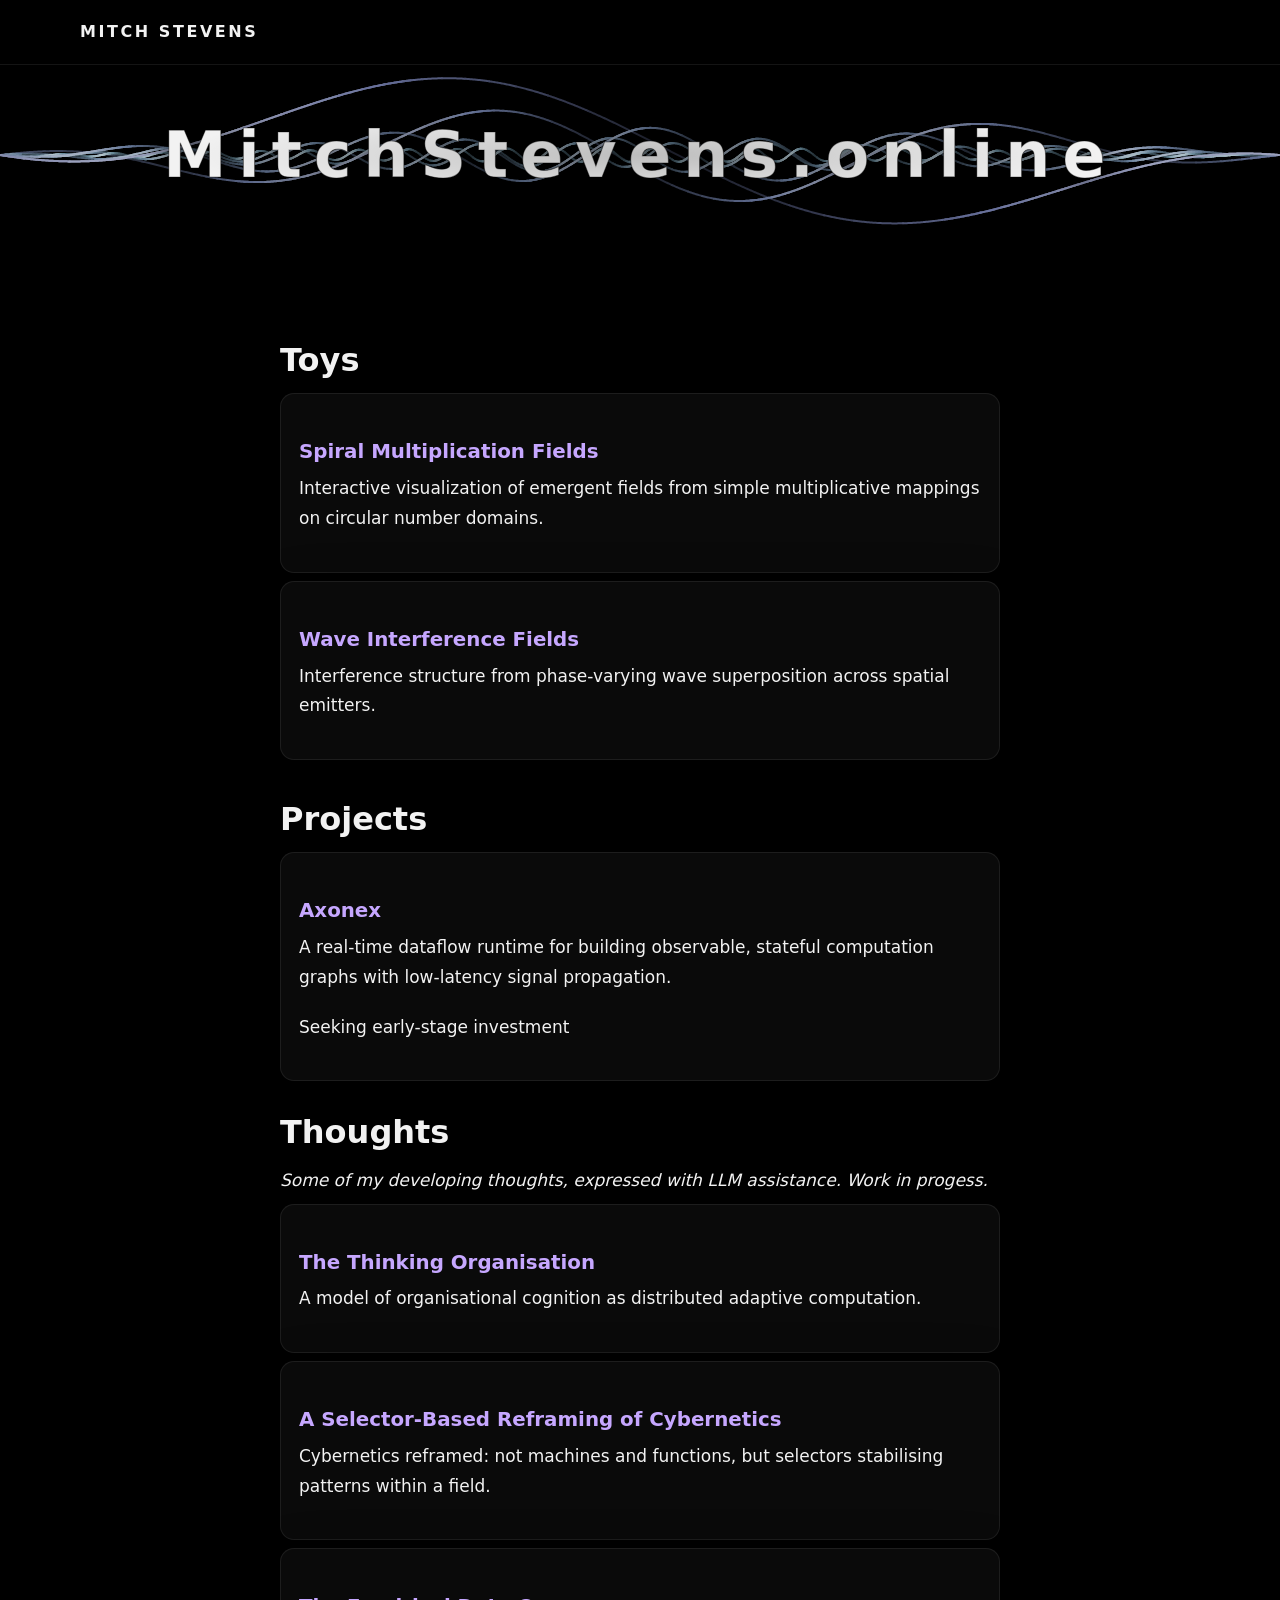
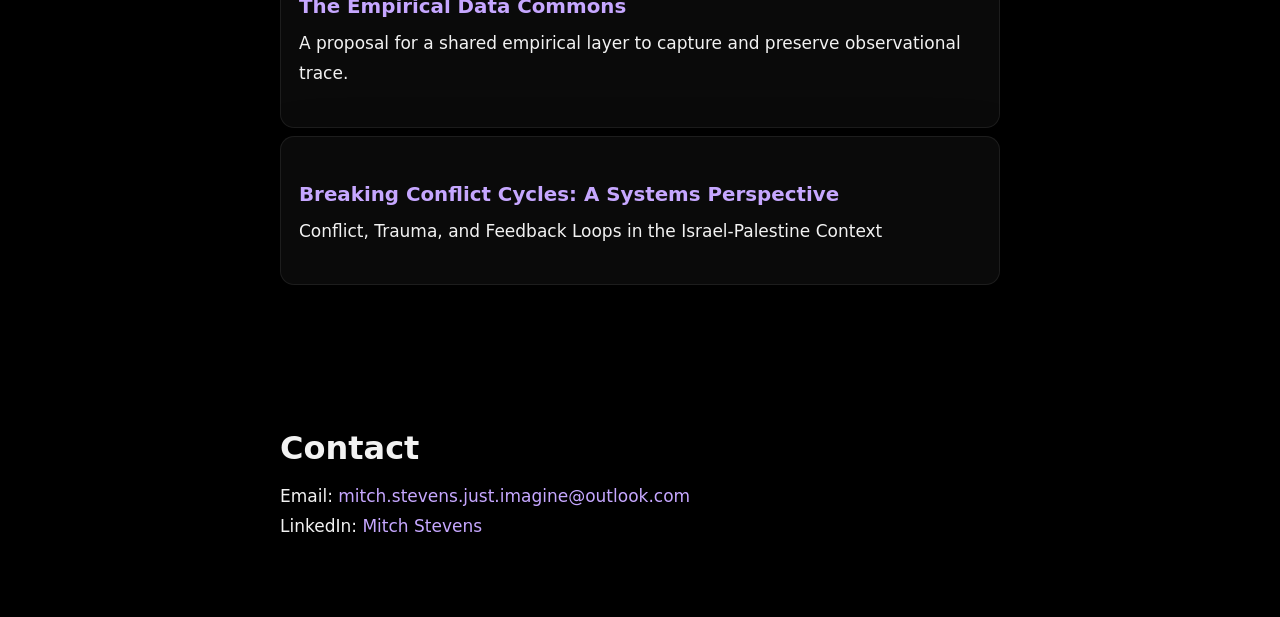
<file: index.html>
<!doctype html>
<html lang="en">
<head>
  <meta charset="utf-8" />
  <meta name="viewport" content="width=device-width, initial-scale=1" />
  <title>MitchStevens.online</title>

  <link rel="stylesheet" href="style.css" />
  <script src="x-song.js"></script>

<style>
	.card {
		margin-top: 8px;
	}
</style>
</head>

<body>

<header class="nav">
  <div class="container inner">
    <div class="logo">MITCH STEVENS</div>
  </div>
</header>

<section class="banner">
  <x-song height="180" speed="1.2" amp="1.6" sat="20"></x-song>
  <div class="brand">
    <h1>MitchStevens.online</h1>
  </div>
</section>

<section class="hero">
  <div class="container prose">


    <h2 style="margin-top:40px;">Toys</h2>

    <div class="card">
      <h3><a href="toys/spiral_vect/index.html">Spiral Multiplication Fields</a></h3>
      <p>Interactive visualization of emergent fields from simple multiplicative mappings on circular number domains.</p>
    </div>
    <div class="card">
      <h3><a href="toys/wave_inf/index.html">Wave Interference Fields</a></h3>
      <p>Interference structure from phase-varying wave superposition across spatial emitters.</p>
    </div>

    <h2 style="margin-top:40px;">Projects</h2>
    <div class="card">
      <h3><a href="http://axonex.trefen.net">Axonex</a></h3>
      <p>A real-time dataflow runtime for building observable, stateful computation graphs with low-latency signal propagation.</p>
      <p class="subtle">Seeking early-stage investment</p>
    </div>


    <h2>Thoughts</h2>
    <i>Some of my developing thoughts, expressed with LLM assistance. Work in progess.</i>
    <div class="card">
      <h3><a href="ocg.html">The Thinking Organisation</a></h3>
      <p>A model of organisational cognition as distributed adaptive computation.</p>
    </div>

    <div class="card">
      <h3><a href="cybernetics_selectors.html">A Selector-Based Reframing of Cybernetics</a></h3>
      <p>Cybernetics reframed: not machines and functions, but selectors stabilising patterns within a field.</p>
    </div>

    <div class="card">
      <h3><a href="edc.html">The Empirical Data Commons</a></h3>
      <p>A proposal for a shared empirical layer to capture and preserve observational trace.</p>
    </div>


    <div class="card">
      <h3><a href="breakingconflict.html">Breaking Conflict Cycles: A Systems Perspective</a></h3>
      <p>Conflict, Trauma, and Feedback Loops in the Israel-Palestine Context</p>
    </div>

    <!--
    <div class="card">
      <h3><a href="meta_ethics.html">Towards Systems-Fidelity Ethics</a></h3>
      <p>A systems-level exploration of ethics, recursion, and coherence under emerging cognitive infrastructure.</p>
    </div>

    <div class="card">
      <h3><a href="myth_operators.html">Myth as Structural Encoding</a></h3>
      <p>Extracting directional, recursive, and spatial constraints from myth as minimal operators.</p>
    </div>
    -->
  </div>
</section>
<section class="hero">
  <div class="container prose">
    
    <h2>Contact</h2>

    <p>
      Email: <a href="mailto:mitch.stevens.just.imagine@outlook.com">mitch.stevens.just.imagine@outlook.com</a><br />
      LinkedIn: <a href="https://au.linkedin.com/in/mitchell-beaumont" target="_blank">Mitch Stevens</a>
    </p>

  </div>
</section>
</body>
</html>
</file>
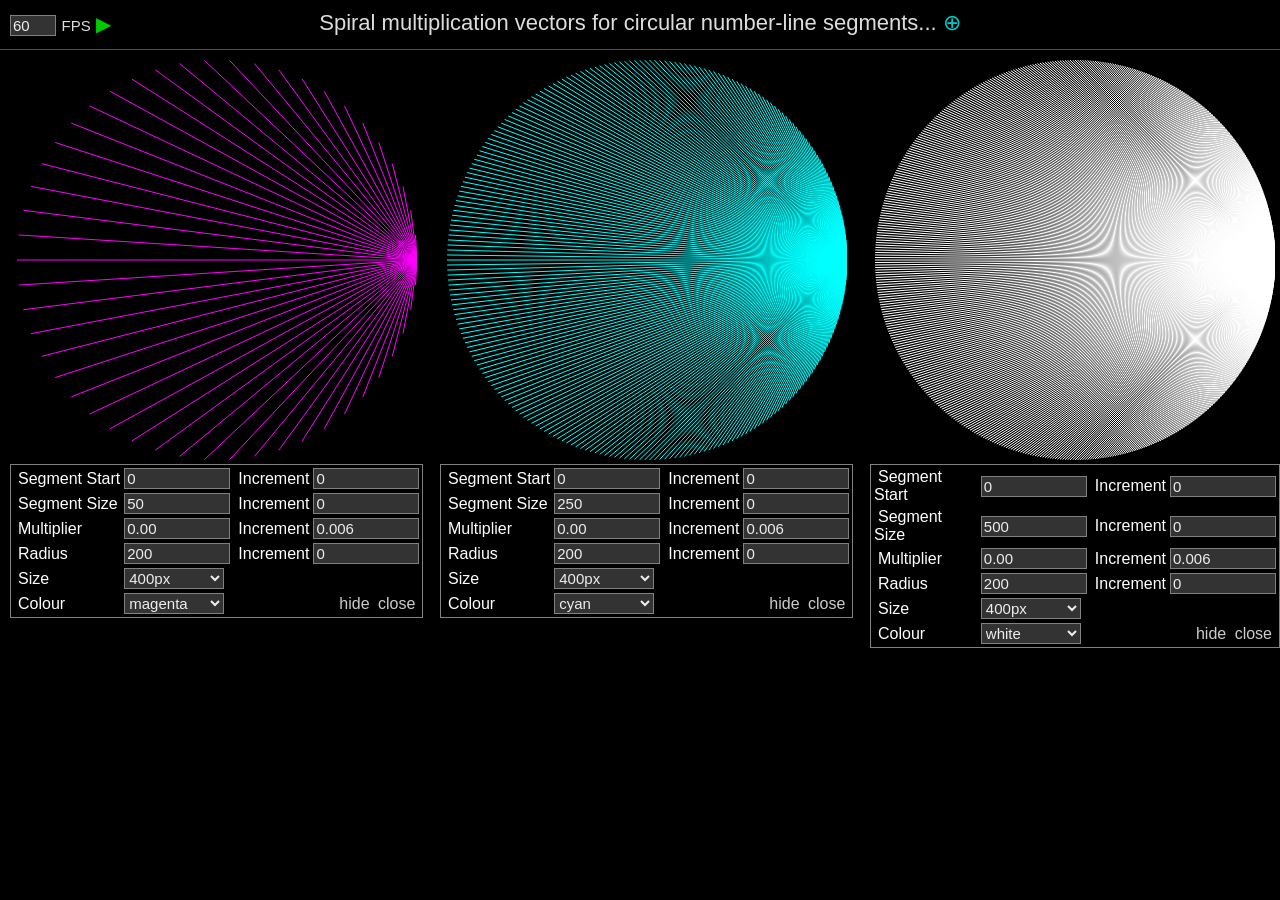
<file: toys/spiral_vect/index.html>
<!DOCTYPE html>
<html lang="en">
<head>
	<meta http-equiv="Content-Type" content="text/html; charset=utf-8"/>
	<script>
		const CoreUtil = {
			Math: {
				degToRad(deg) {
					return deg * (Math.PI / 180);
				},
				randInt(min, max) {
					min = Math.ceil(min);
					max = Math.floor(max);
					return Math.floor(Math.random() * (max - min + 1)) + min;
				}
			},
			Html: {
				parseElement(htmlText) {
					const template = document.createElement("template");
					template.innerHTML = htmlText;
					return template.content.firstElementChild;
				},
				enableDragEvents(element) {
					if (!(element instanceof EventTarget)) {
						throw new Error("Must be instance of EventListener to drag");
					}
					let lastX = 0, lastY = 0;
					element.addEventListener("mousedown", e => {
						e.preventDefault();
						lastX = e.clientX;
						lastY = e.clientY;
						document.onmouseup = onDragRelease;
						document.onmousemove = onDrag;
					}, false);

					function onDrag(e) {
						e.preventDefault();
						const diffX = e.clientX - lastX;
						const diffY = e.clientY - lastY;
						lastX = e.clientX;
						lastY = e.clientY;
						element.dispatchEvent(new CustomEvent("drag", {
							detail: { diffX, diffY }
						}));
					}

					function onDragRelease() {
						document.onmouseup = null;
						document.onmousemove = null;
					}
				}
			}
		};
	</script>
	<script src="spiralgraph.js"></script>

	<script>
		const windows = [];

		function isCanvasSupported() {
			const el = document.createElement('canvas');
			return !!(el.getContext && el.getContext('2d'));
		}

		function isMobileDevice() {
			return /Mobi/.test(navigator.userAgent); 
		}

		function isInternetExplorer() {
			return !!navigator.userAgent.match(/Trident/g) || !!navigator.userAgent.match(/MSIE/g);
		}

		function addWindow(stripStart, stripSize, multiplier, radius,
						   stripStartVector, stripSizeVector, multiplierVector, radiusVector,
						   size, colour) {
			const w = new GraphWindow(stripStart, stripSize, multiplier, radius, 
								    	stripStartVector, stripSizeVector, multiplierVector, radiusVector, 
										size, colour);
			const stageEl = document.querySelector("section.stage");
			stageEl.appendChild(w.el);
			windows.push(w);
			w.onClose(() => {
				const index = windows.indexOf(w);
				if (index > -1) {
					windows.splice(index, 1);
				}
				stageEl.removeChild(w.el);
			});
			return w;
		}

		function layoutWindows() {
			let x = 10; 
			let y = 10;
			for (let i = 0; i < windows.length; i++) {
				const w = windows[i];
				w.setPosition(x, y);
				x += w.size + 30;
			}
		}

		function createInitialWindows() {
			addWindow(0,  50, 0, 200, 0, 0, 0.006, 0, 400, "#F0F");
			addWindow(0, 250, 0, 200, 0, 0, 0.006, 0, 400, "cyan");
			addWindow(0, 500, 0, 200, 0, 0, 0.006, 0, 400, "white");
			layoutWindows();
		}

		const colours = ["aquamarine", "#00F", "cyan", "#0F0", "#F0F", "#F00", "white"];
		var newOffsetX = 30;
		var newOffsetY = 30;
		function createAdditionalWindow() {
			const multiplier = CoreUtil.Math.randInt(5,100);
			const segmentSize = CoreUtil.Math.randInt(100,1000);
			const colour = colours[CoreUtil.Math.randInt(0,colours.length -1)];

			const w = addWindow(0, segmentSize, multiplier, 200, 0, 0, 0.01, 0, 400, colour);
			w.setPosition(newOffsetX, newOffsetY);
			newOffsetX += 5; newOffsetY += 5;
		}

		function loadControls() {
			const containerEl = document.querySelector(".controls");
			const playEl      = containerEl.querySelector(".play");
			const pauseEl     = containerEl.querySelector(".pause");
			const fpsInputEl  = containerEl.querySelector(".fps");

			pauseEl.style.display = "none";
			playEl .addEventListener("click", e => play());
			pauseEl.addEventListener("click", e => pause());

			var intervalId;
			var fps = parseInt(fpsInputEl.value);
			fpsInputEl.addEventListener("change", e => {
				fps = parseInt(fpsInputEl.value);
				clearInterval(intervalId);
				play();
			});

			function play() {
				pauseEl.style.display = "";
				playEl.style.display = "none";
				intervalId = setInterval(() => {
						for (let i = 0; i < windows.length; i++) {
							windows[i].tick();
						}
					}, 1000 / fps);
			}
			function pause() {
				pauseEl.style.display = "none";
				playEl.style.display = "";
				clearInterval(intervalId);
			}
		}
		
		window.onload = () => {
			if (!isCanvasSupported()) {
				document.querySelector("section.stage").appendChild(CoreUtil.Html.parseElement("<div class='load-error'>Error: Your browser does not support the HTML Canvas Element</div>"));	
			} else if (isMobileDevice()) {
				document.querySelector("section.stage").appendChild(CoreUtil.Html.parseElement("<div class='load-error'>Error: Mobile Devices are not supported</div>"));	
			} else if (isInternetExplorer()) {
				document.querySelector("section.stage").appendChild(CoreUtil.Html.parseElement("<div class='load-error'>Error: Please don't use Internet Explorer</div>"));	
			} else {
				createInitialWindows();
				loadControls();
				document.querySelector(".new-btn").addEventListener("click", e =>  createAdditionalWindow());
			} 
		};
	</script>

	<style>
		html,body {
			padding: 0;
			margin: 0;
			height: 100%;
			background-color: rgb(24, 26, 27);
			background-color: #000;
		}
		body {
			font-family: -apple-system,BlinkMacSystemFont,"Segoe UI","Roboto","Oxygen-Sans","Ubuntu","Cantarell","Helvetica Neue",sans-serif;
		}
		strong, th, h1, h2, h3, h4, h5, h6 {
			font-weight: 700;
		}
		h1 {
			margin-top: 10px;
			font-weight: 400;
			font-size: 22px;
		}

		.load-error {
			color: #F00;
			font-weight: 500;
			font-size: 22px;
			margin: 20px 0;
			text-align: center;
		}

		/* Control Bar */
		section.control-bar {
			position:absolute;
			top: 0;
			left: 0;
			border-bottom: solid 1px red;
			width: 100%;
			height: 49px;
			text-align:center;
			color: #DDD;
			font-size: 20px;
		}
		.controls {
			display: inline-block;
			line-height: 49px;
			height: 49px;
			overflow: hidden;
			vertical-align: middle;
			margin-left: 10px;
			user-select: none;
			position: absolute;
			left: 0;
			top: 0;
		}
		.controls input {
			border: solid 1px grey;
			width: 40px;
			vertical-align: middle;
			font-size: 15px;
			background-color: #333;
			color: #EEE;
		}
		.controls label {
			font-size: 15px;
		}
		.controls .play {
			color: #0C0;
		}
		.controls .play:hover {
			color: #0F0;
		}
		.controls .pause {
			color: #BB0;
		}
		.controls .pause:hover {
			color: #FF0;
		}

		/* Buttons */ 
		.btn {
			cursor: pointer;
		}
		.btn:hover {
			color: #FFF;
		}
		.new-btn {
			color: #0CC;
		}
		.new-btn:hover {
			color: #0FF;
			cursor: pointer;
		}
		
		/* Stage */
		section.stage {
			position:absolute;
			top: 50px;
			left: 0;
			width: 100%;
			height: calc(100% - 50px);
			overflow-y: scroll;
			overflow-x: auto;
			background-color: #000;
		}
		section.stage>.window {
			/*border: solid 1px aliceblue;*/
			display: inline-block;
			text-align: center;
			position: absolute;
			
		}
		section.stage>.window canvas {
			cursor: move;
		}
		section.stage>.window .graph-config {
			color: #FFF;	
			background-color: #000;
			border: solid 1px grey;
			width: 100%
		}
		section.stage>.window .graph-config td{
			text-align: left;
		}
		section.stage>.window .graph-config span{
			margin-left: 4px;	
			user-select: none;
		}
		section.stage>.window .graph-config input, section.stage>.window .graph-config select {
			border: solid 1px grey;
			width: 100px;
			vertical-align: middle;
			font-size: 15px;
			background-color: #333;
			color: #EEE;
		}
		section.stage>.window .graph-config input:invalid {
			box-shadow: none;
		}
		section.stage>.window .graph-config .hide-btn {
			color: #CCC;
			cursor: pointer;
		}
		section.stage>.window .graph-config .hide-btn:hover {
			color: #FFF;
			text-decoration: underline;
		}
		section.stage>.window .graph-config .close-btn {
			color: #CCC;
			cursor: pointer;
		}
		section.stage>.window .graph-config .close-btn:hover {
			color: #F00;
			text-decoration: underline;
		}
	</style>
</head>
<body>
	<section class='control-bar'>
		<div class='controls'>
			<input class="fps" type="number" step="1" min="0" max="120" value="60"/>
			<label>FPS</label>
			<span class='play btn' title='Play'>&#9654;</span>
			<span class='pause btn' title='Pause'>&#9646;&#9646;</span>
			<!--
			<span class='step-backward btn'>&#10703;</span>
			<span class='step-forward btn'>&#10704;</span>
			--!>
		</div>
		<h1>Spiral multiplication vectors for circular number-line segments...
		<span class='new-btn btn' title='Add Graph'>&#8853;</span></h1>
	</section>
	<section class='stage'>
	</section>

	<template id='graph-template'>
		<div class="window">
			<canvas class="graph"></canvas>
			<table class="graph-config">
				<tr><td><span>Segment Start</span>
					<td><input class='strip-start' type="number" value="0" />
					<td><span>Increment</span>
					<td><input class='strip-start-vector' type="number" value="0"/>
				<tr>
					<td><span>Segment Size</span>
					<td><input class='strip-size' type="number" value="500" />
					<td><span>Increment</span>
					<td><input class='strip-size-vector' type="number" value="0" />
				<tr> 
					<td><span>Multiplier</span>
					<td><input class='multiplier' type="number" value="0" />
					<td><span>Increment</span>
					<td><input class='multiplier-vector' type="number" value="0.003" step="0.01" />
				<tr> 
					<td><span>Radius</span>
					<td><input class='radius' type="number" value="200" />
					<td><span>Increment</span>
					<td><input class='radius-vector' type="number" value="0.0" step="0.01" />
				<tr> 
					<td><span>Size</span>
					<td><select class='size'>
						<option value='200'>200px</option>
						<option value='400' selected>400px</option>
						<option value='800'>800px</option>
						<option value='1200'>1200px</option>
						<option value='2400'>2400px (slow)</option>
						<option value='4800'>4800px (slow)</option>
						</select>
				<tr> 
					<td><span>Colour</span>
					<td><select class='colour'>
						<option value='aquamarine'>aqua</option>
						<option value='#111'>black</option>
						<option value='#00F'>blue</option>
						<option value='cyan'>cyan</option>
						<option value='#0F0'>green</option>
						<option value='#F0F'>magenta</option>
						<option value='#F00'>red</option>
						<option value='white' selected>white</option>
						</select>
					<td>
					<td><div style='float:right; margin-right: 4px;'><span class='hide-btn'>hide</span>
						<span class='close-btn'>close</span></div>
			</table>
		</div>
	</template>
</body>
</html>
</file>
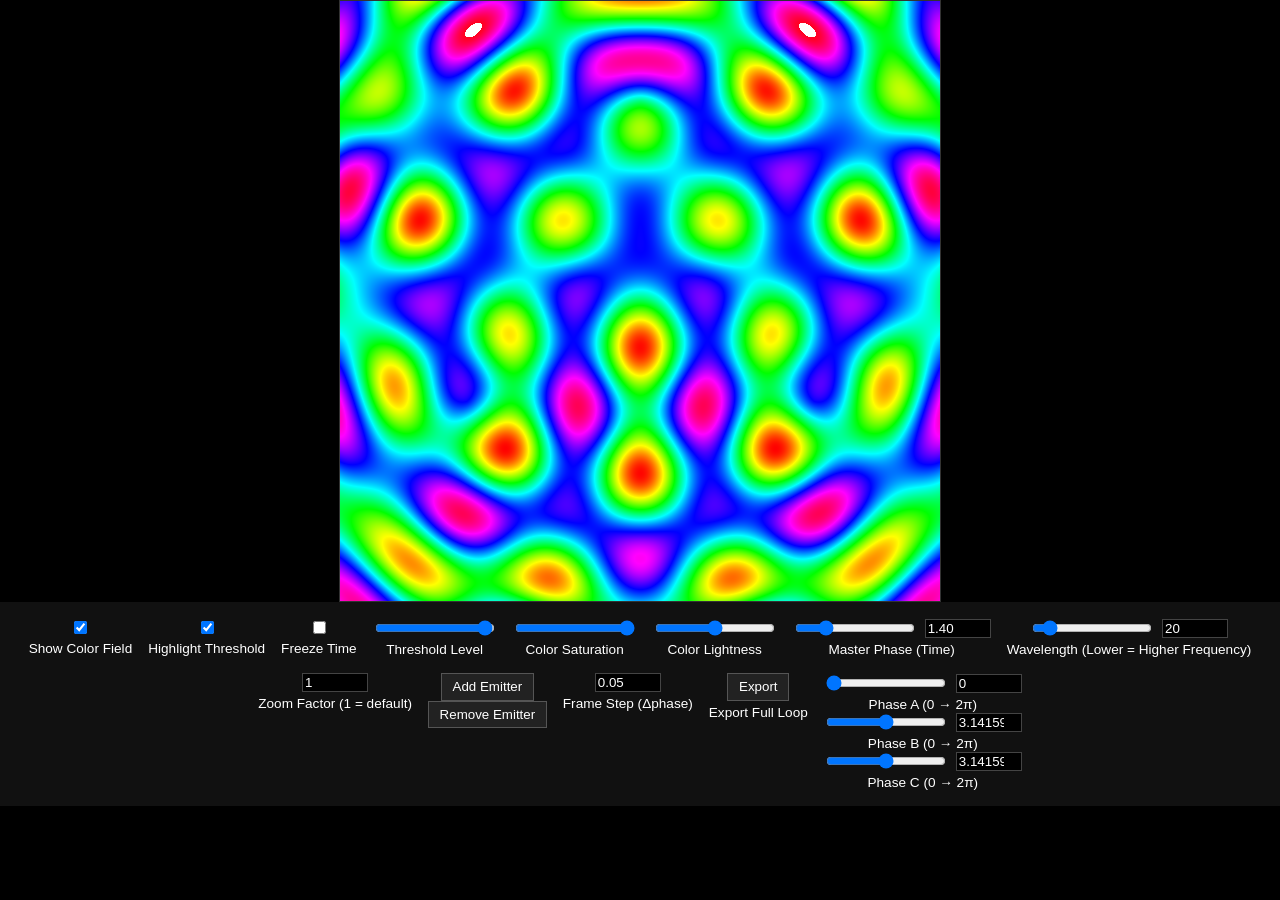
<file: toys/wave_inf/index.html>
<!DOCTYPE html>
<html lang="en">
<head>
  <meta charset="UTF-8" />
  <title>Wave Explorer</title>
  <style>
    body {
      margin: 0;
      background: black;
      color: white;
      font-family: sans-serif;
    }
    canvas {
      display: block;
      margin: 0 auto;
      border: 1px solid #333;
    }
    .controls {
      display: flex;
      flex-wrap: wrap;
      justify-content: center;
      gap: 1em;
      padding: 1em;
      background: #111;
    }
    .control-group {
      display: flex;
      flex-direction: column;
      align-items: center;
    }
    .range-group {
      display: flex;
      align-items: center;
      gap: 0.5em;
    }
    input[type="range"] {
      width: 120px;
    }
    input[type="number"] {
      width: 60px;
      background: #000;
      color: white;
      border: 1px solid #444;
    }
    label {
      font-size: 0.85em;
      margin-top: 0.3em;
    }
    button {
      background: #222;
      border: 1px solid #555;
      color: white;
      padding: 0.4em 0.8em;
      cursor: pointer;
    }
    button:hover {
      background: #333;
    }
  </style>
</head>
<body>
  <canvas id="canvas" width="600" height="600"></canvas>

  <div class="controls">
    <!-- Toggles -->
    <div class="control-group">
      <input type="checkbox" id="toggleColor" checked />
      <label for="toggleColor">Show Color Field</label>
    </div>
    <div class="control-group">
      <input type="checkbox" id="toggleThreshold" checked />
      <label for="toggleThreshold">Highlight Threshold</label>
    </div>
    <div class="control-group">
      <input type="checkbox" id="pauseTime" />
      <label for="pauseTime">Freeze Time</label>
    </div>

    <!-- Field tuning -->
    <div class="control-group">
      <input type="range" id="threshold" min="0" max="1" step="0.01" value="0.98" />
      <label for="threshold">Threshold Level</label>
    </div>

    <div class="control-group">
      <input type="range" id="saturation" min="0" max="100" value="100" />
      <label for="saturation">Color Saturation</label>
    </div>

    <div class="control-group">
      <input type="range" id="lightness" min="0" max="100" value="50" />
      <label for="lightness">Color Lightness</label>
    </div>

    <!-- Master Time -->
    <div class="control-group">
      <div class="range-group">
        <input type="range" id="masterTime" min="0" max="6.28" step="0.01" value="0" />
        <input type="number" id="masterTimeInput" min="0" max="6.28" step="0.01" value="0" />
      </div>
      <label for="masterTime">Master Phase (Time)</label>
    </div>

    <!-- Wavelength -->
    <div class="control-group">
      <div class="range-group">
        <input type="range" id="wavelengthSlider" min="0.01" max="200" step="0.01" value="20" />
        <input type="number" id="wavelengthInput" min="0.01" max="200" step="0.01" value="20" />
      </div>
      <label for="wavelengthSlider">Wavelength (Lower = Higher Frequency)</label>
    </div>

    <!-- Zoom Factor -->
    <div class="control-group">
      <input type="number" id="zoomInput" min="1" step="1" value="1" />
      <label for="zoomInput">Zoom Factor (1 = default)</label>
    </div>

    <!-- Emitter Management -->
    <div class="control-group">
      <button id="addEmitterBtn">Add Emitter</button>
      <button id="removeEmitterBtn">Remove Emitter</button>
    </div>

    <!-- Export Controls -->
    <div class="control-group">
      <input type="number" id="frameStepInput" min="0.001" step="0.001" value="0.05" />
      <label for="frameStepInput">Frame Step (Δphase)</label>
    </div>
    <div class="control-group">
      <button id="exportBtn">Export</button>
      <label for="exportBtn">Export Full Loop</label>
    </div>

    <!-- Per-Emitter Controls -->
    <div id="emitterPhaseControls" class="control-group"></div>
  </div>

  <!-- Local zip.js -->
  <script src="zip.min.js"></script>
  <script src="main.js"></script>
</body>
</html>
</file>
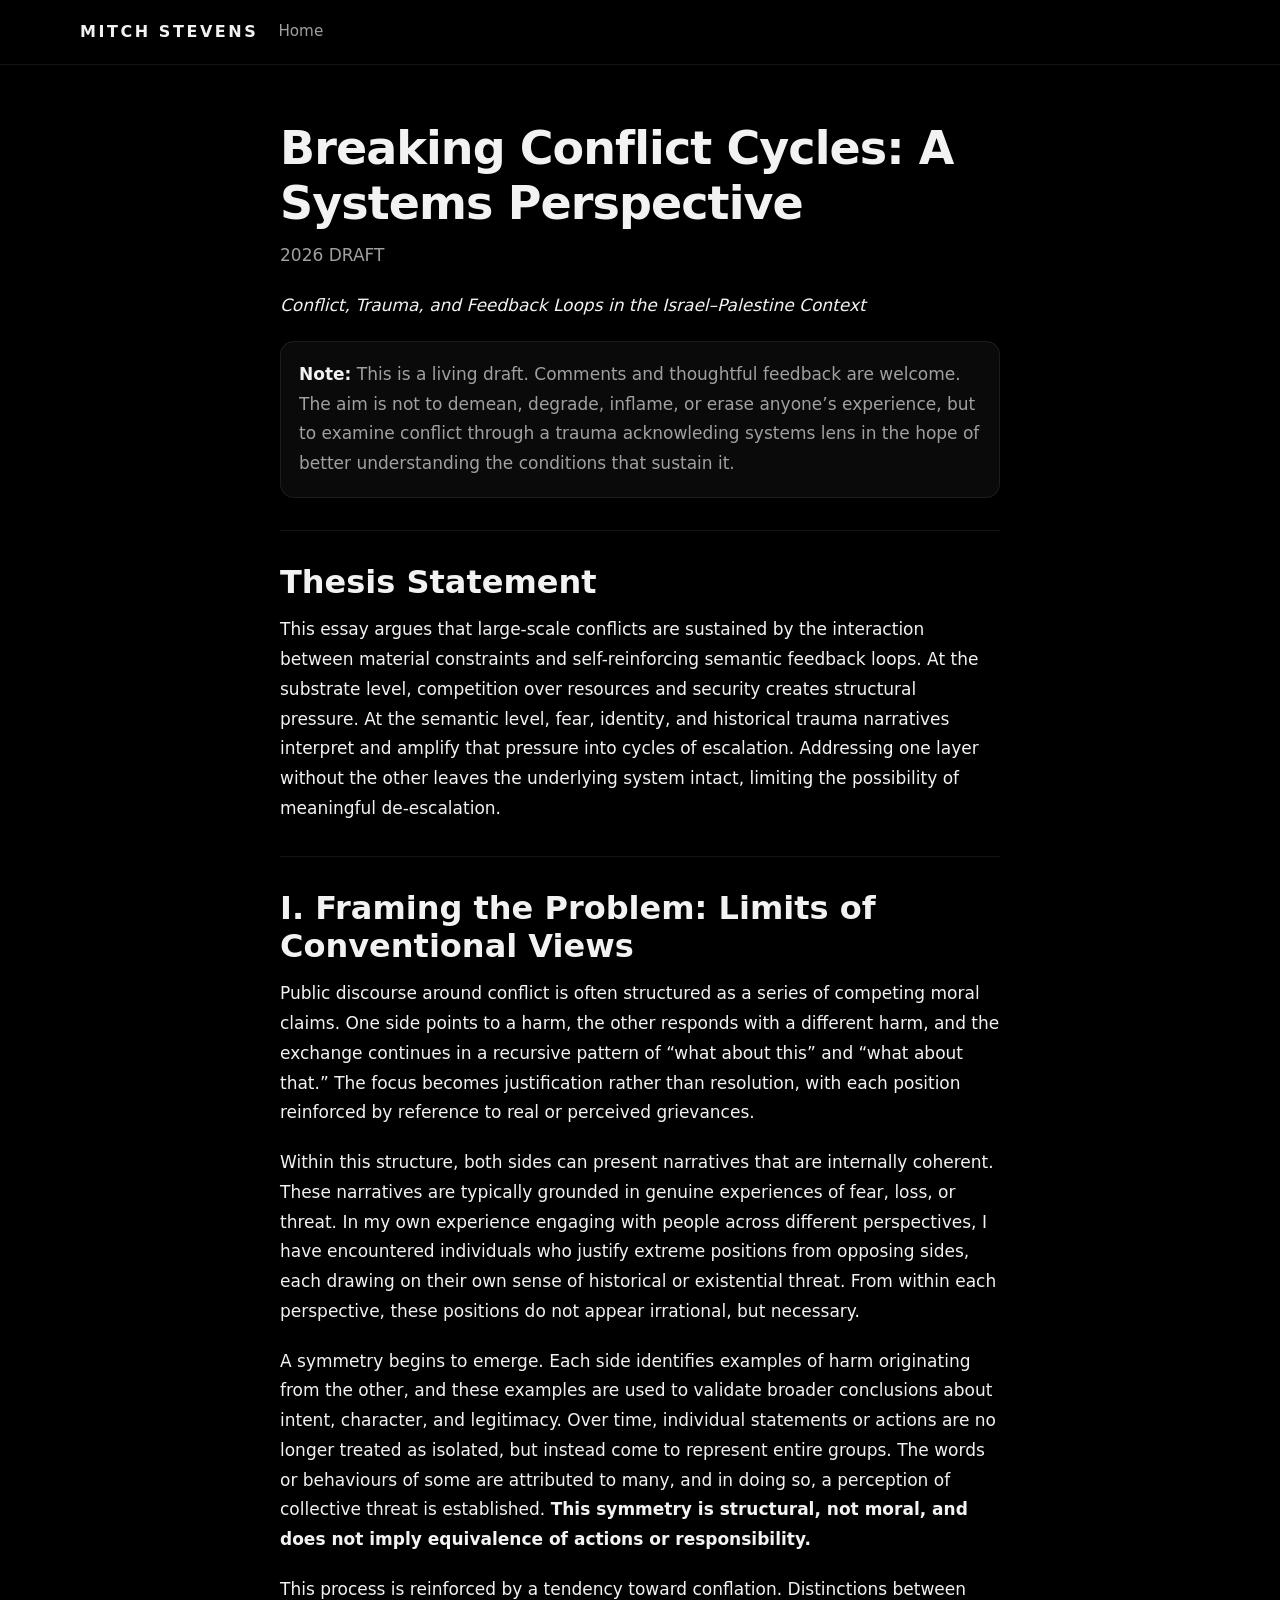
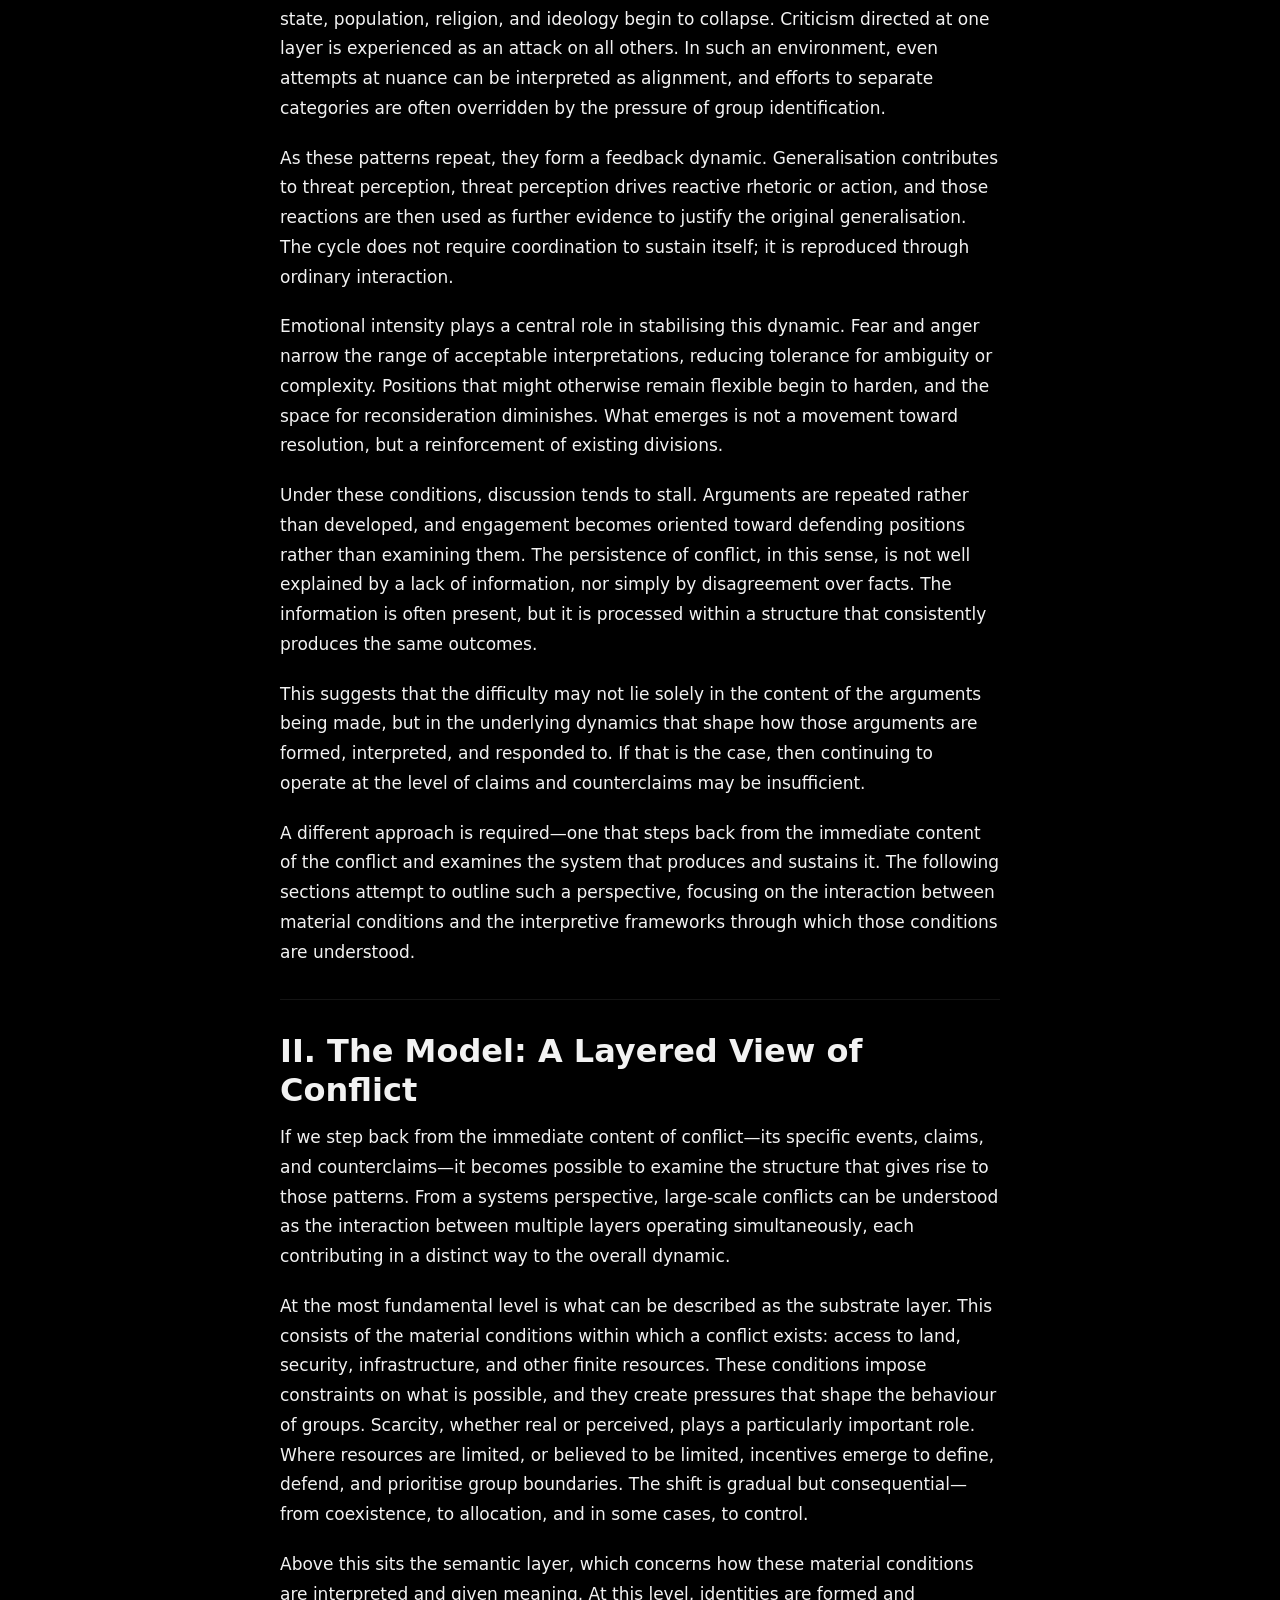
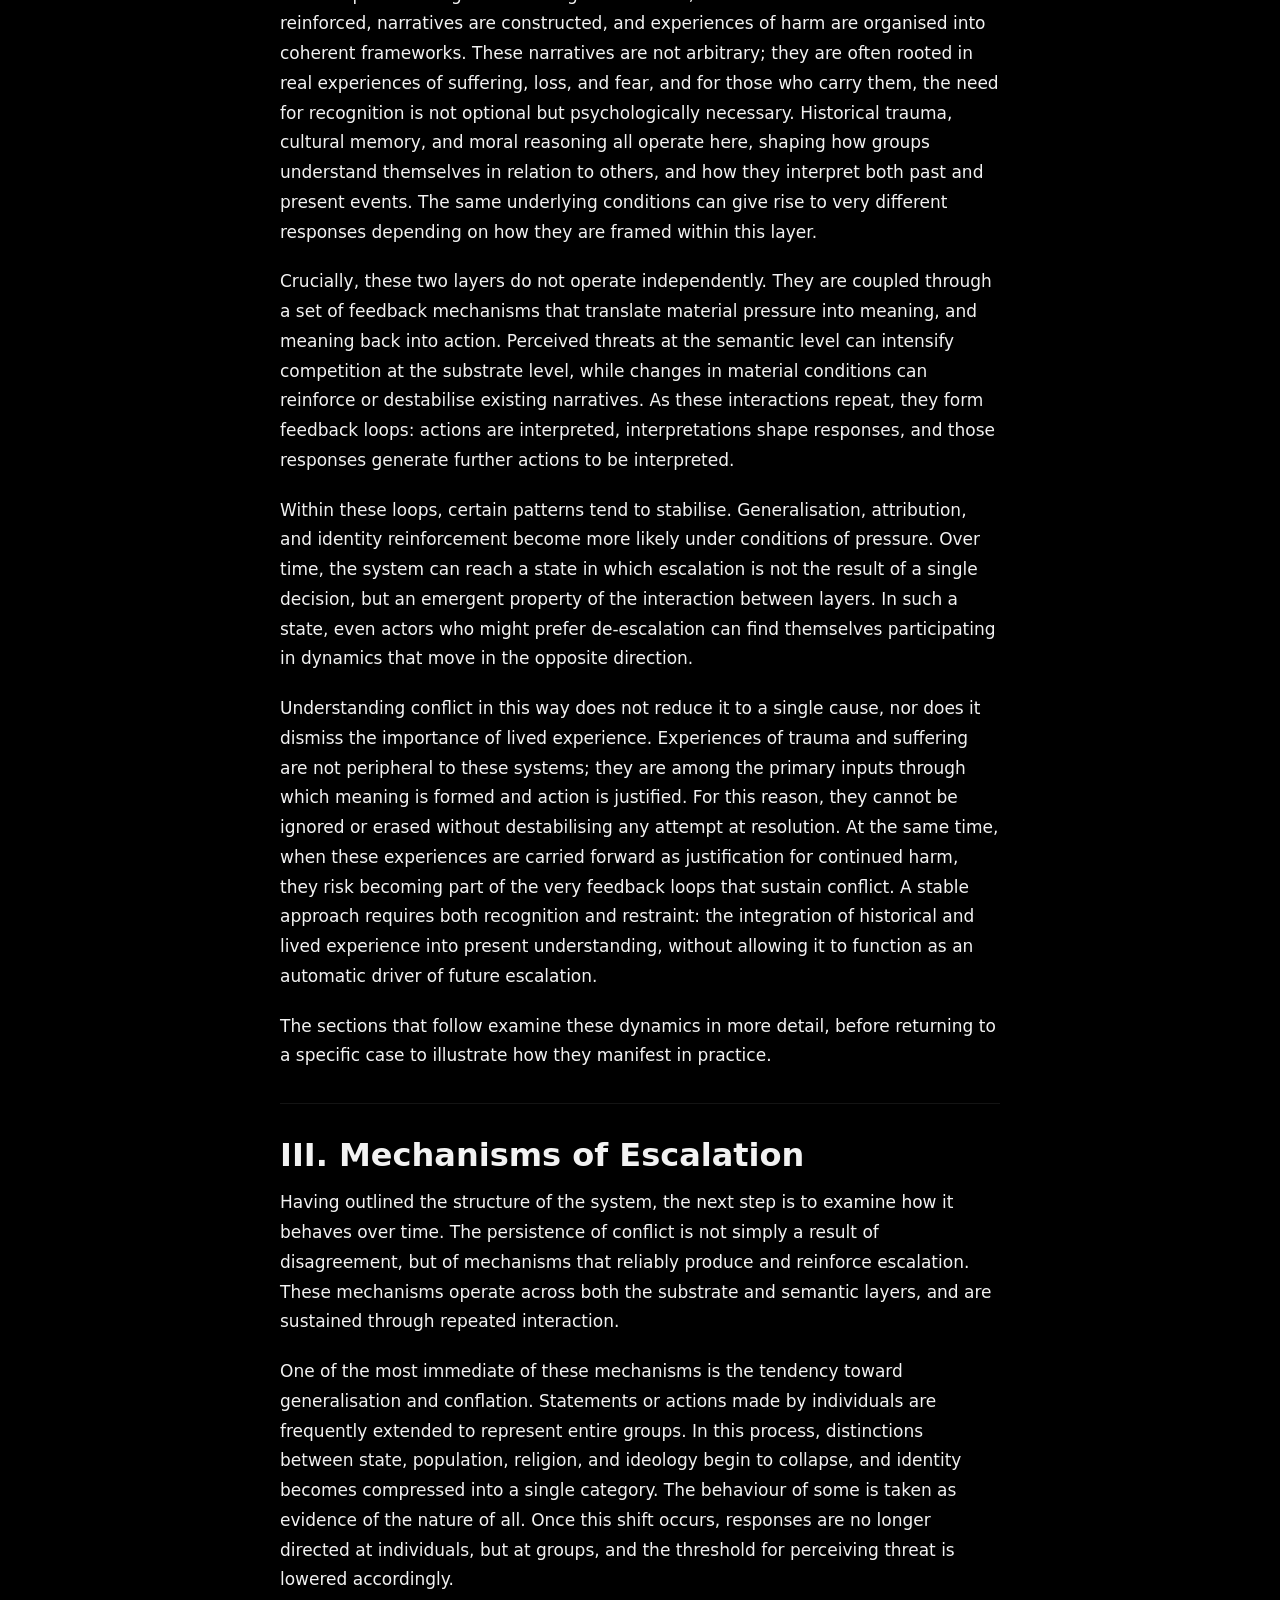
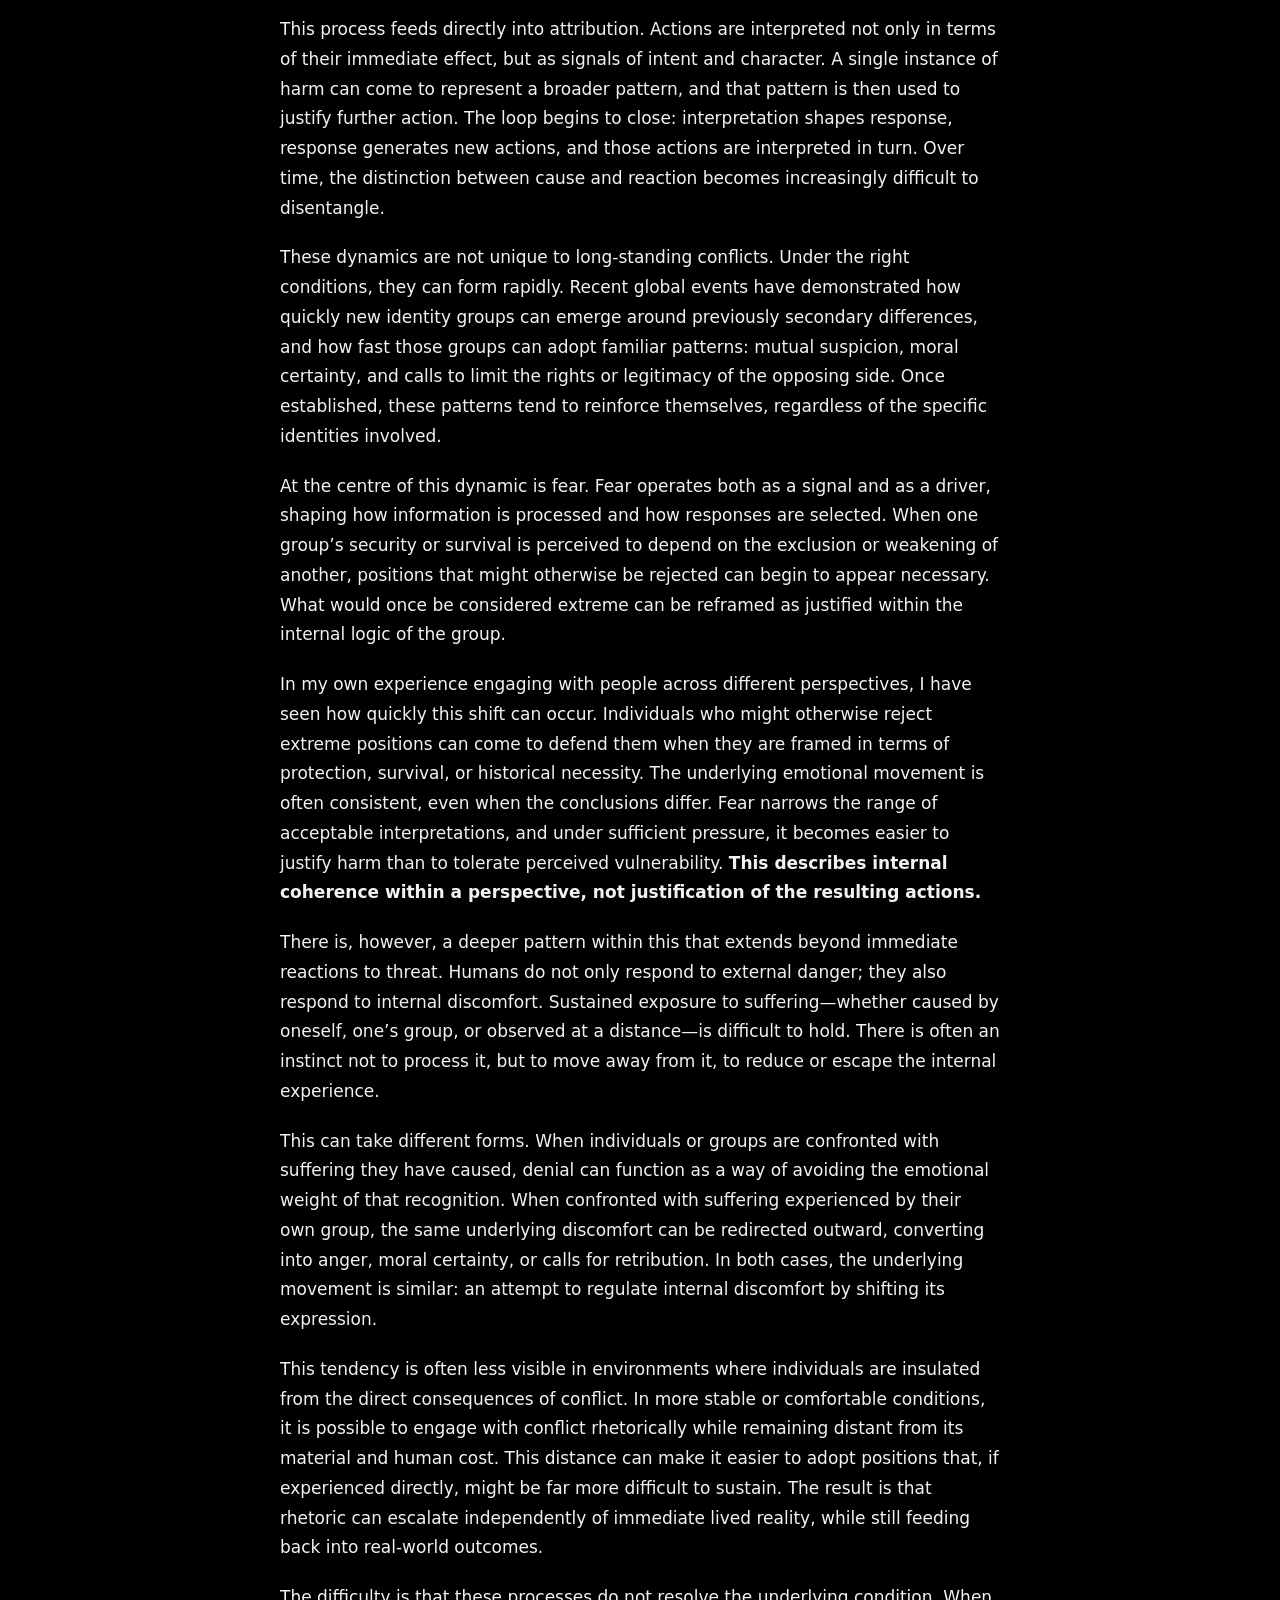
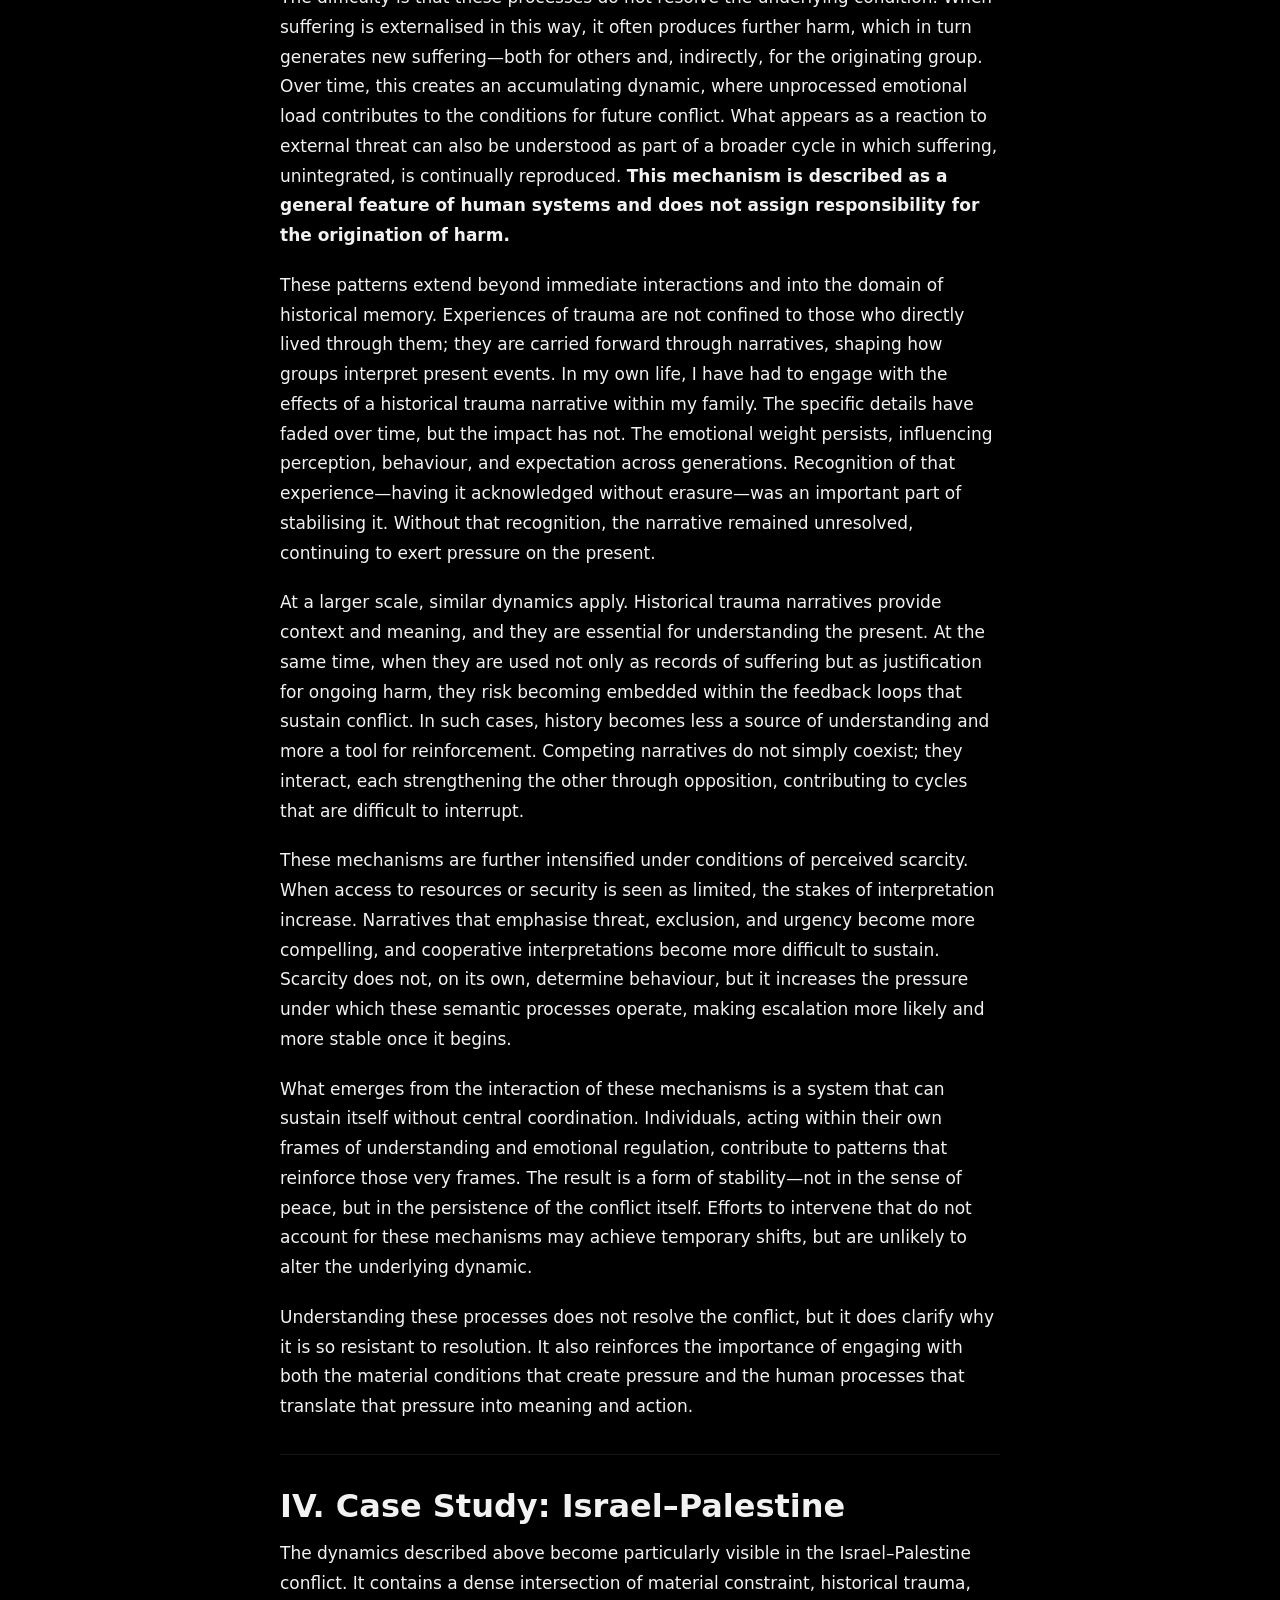
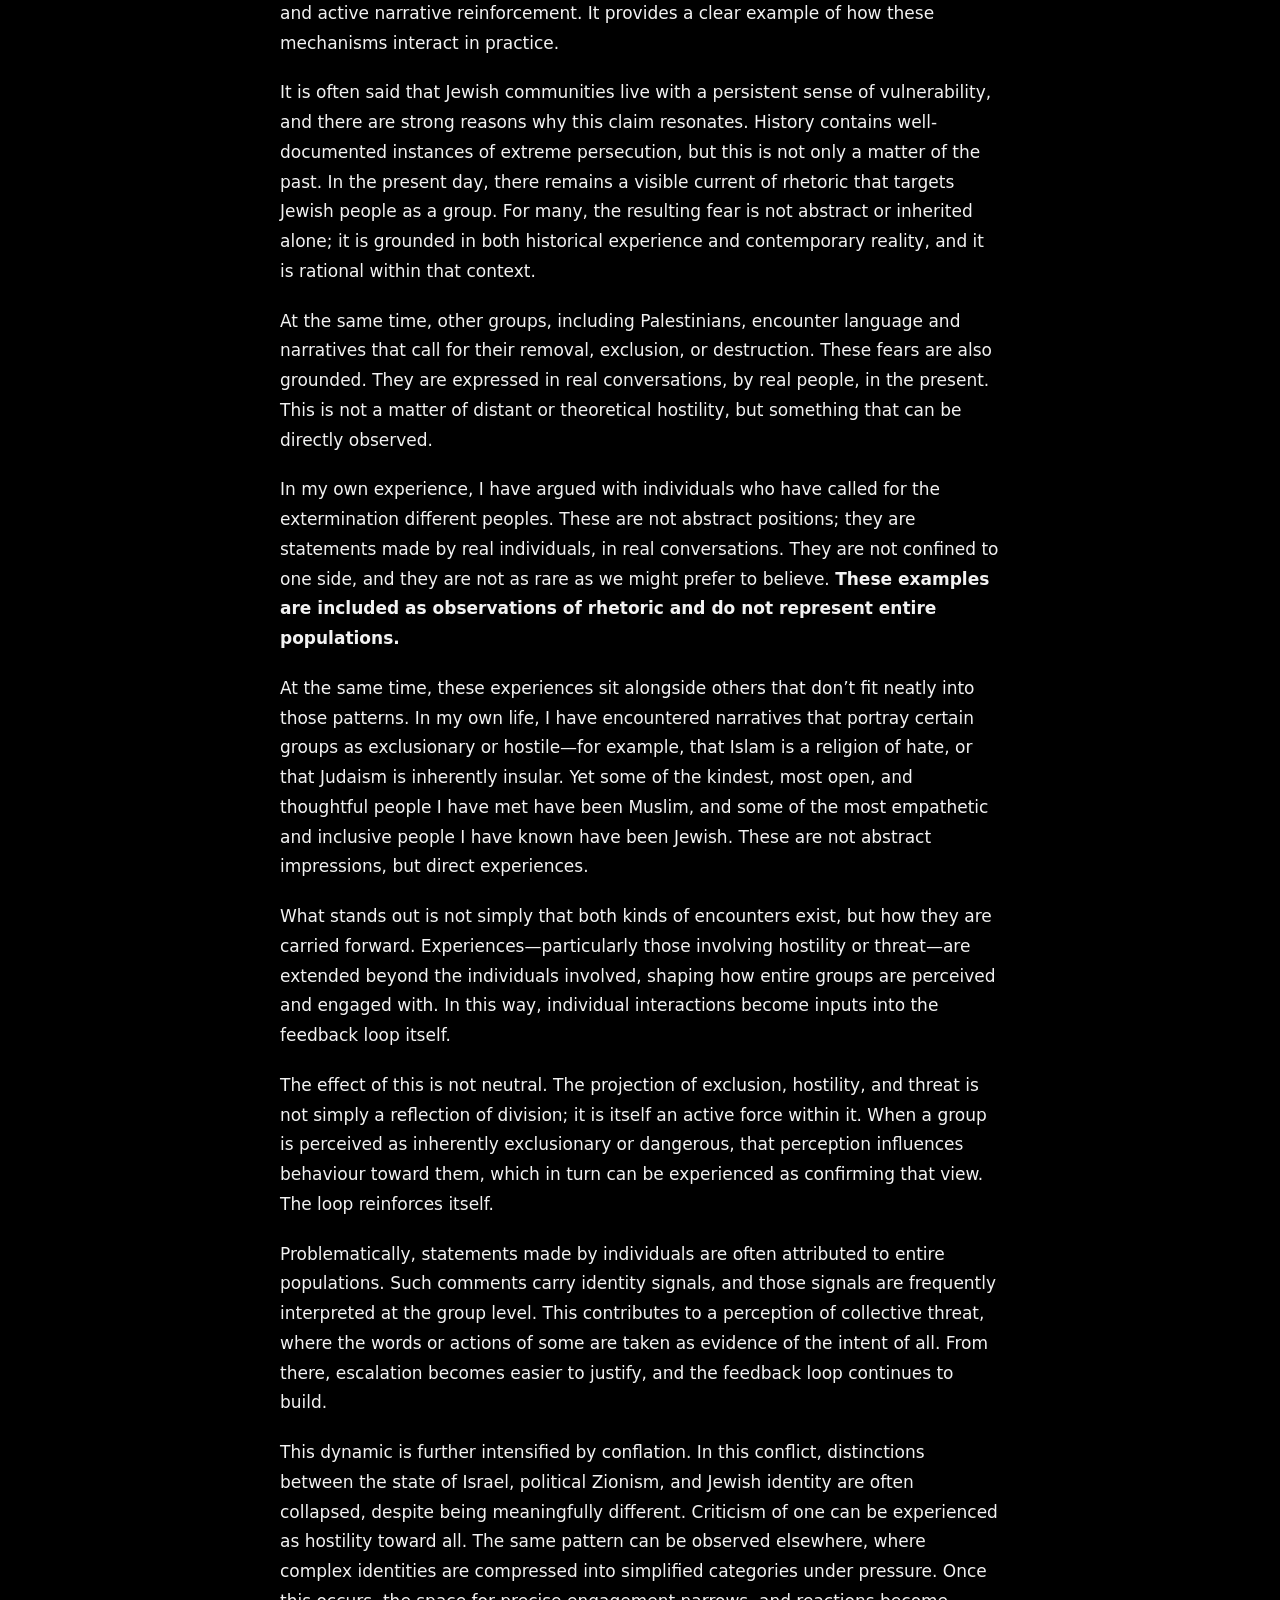
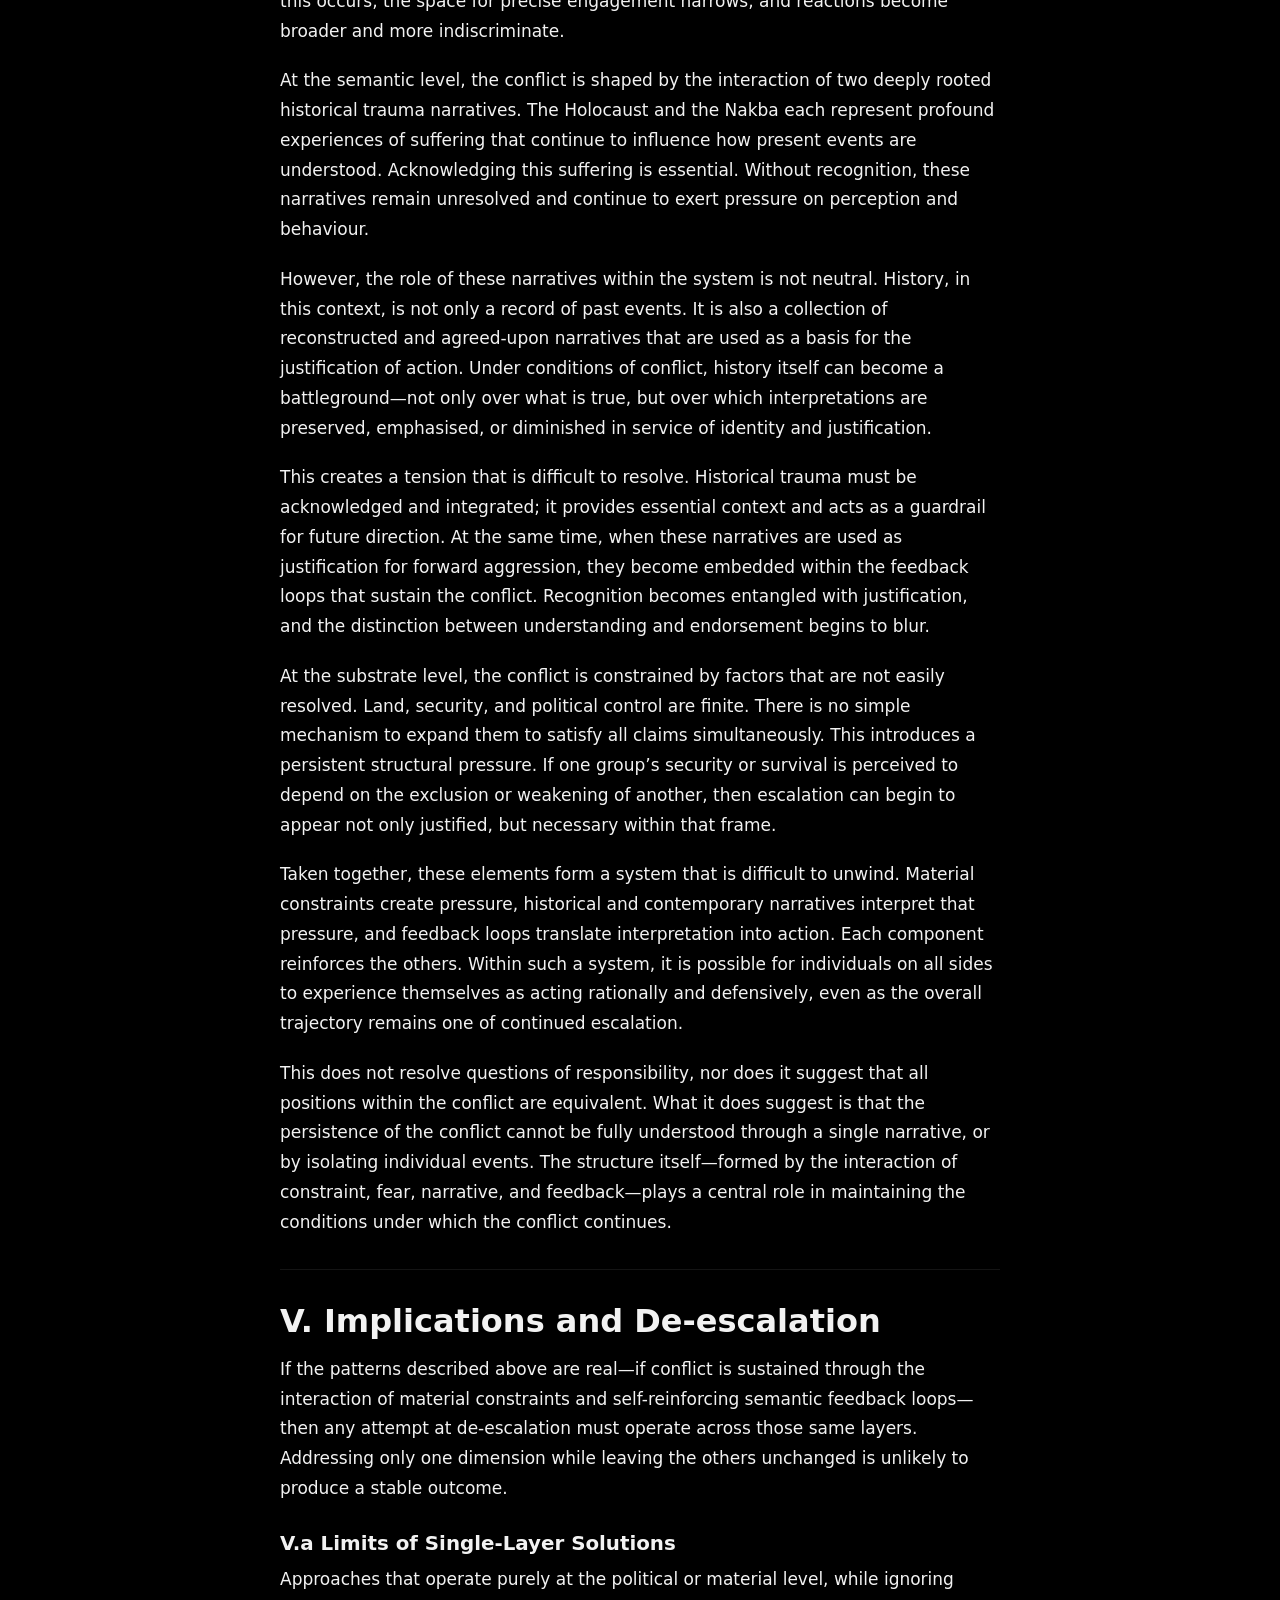
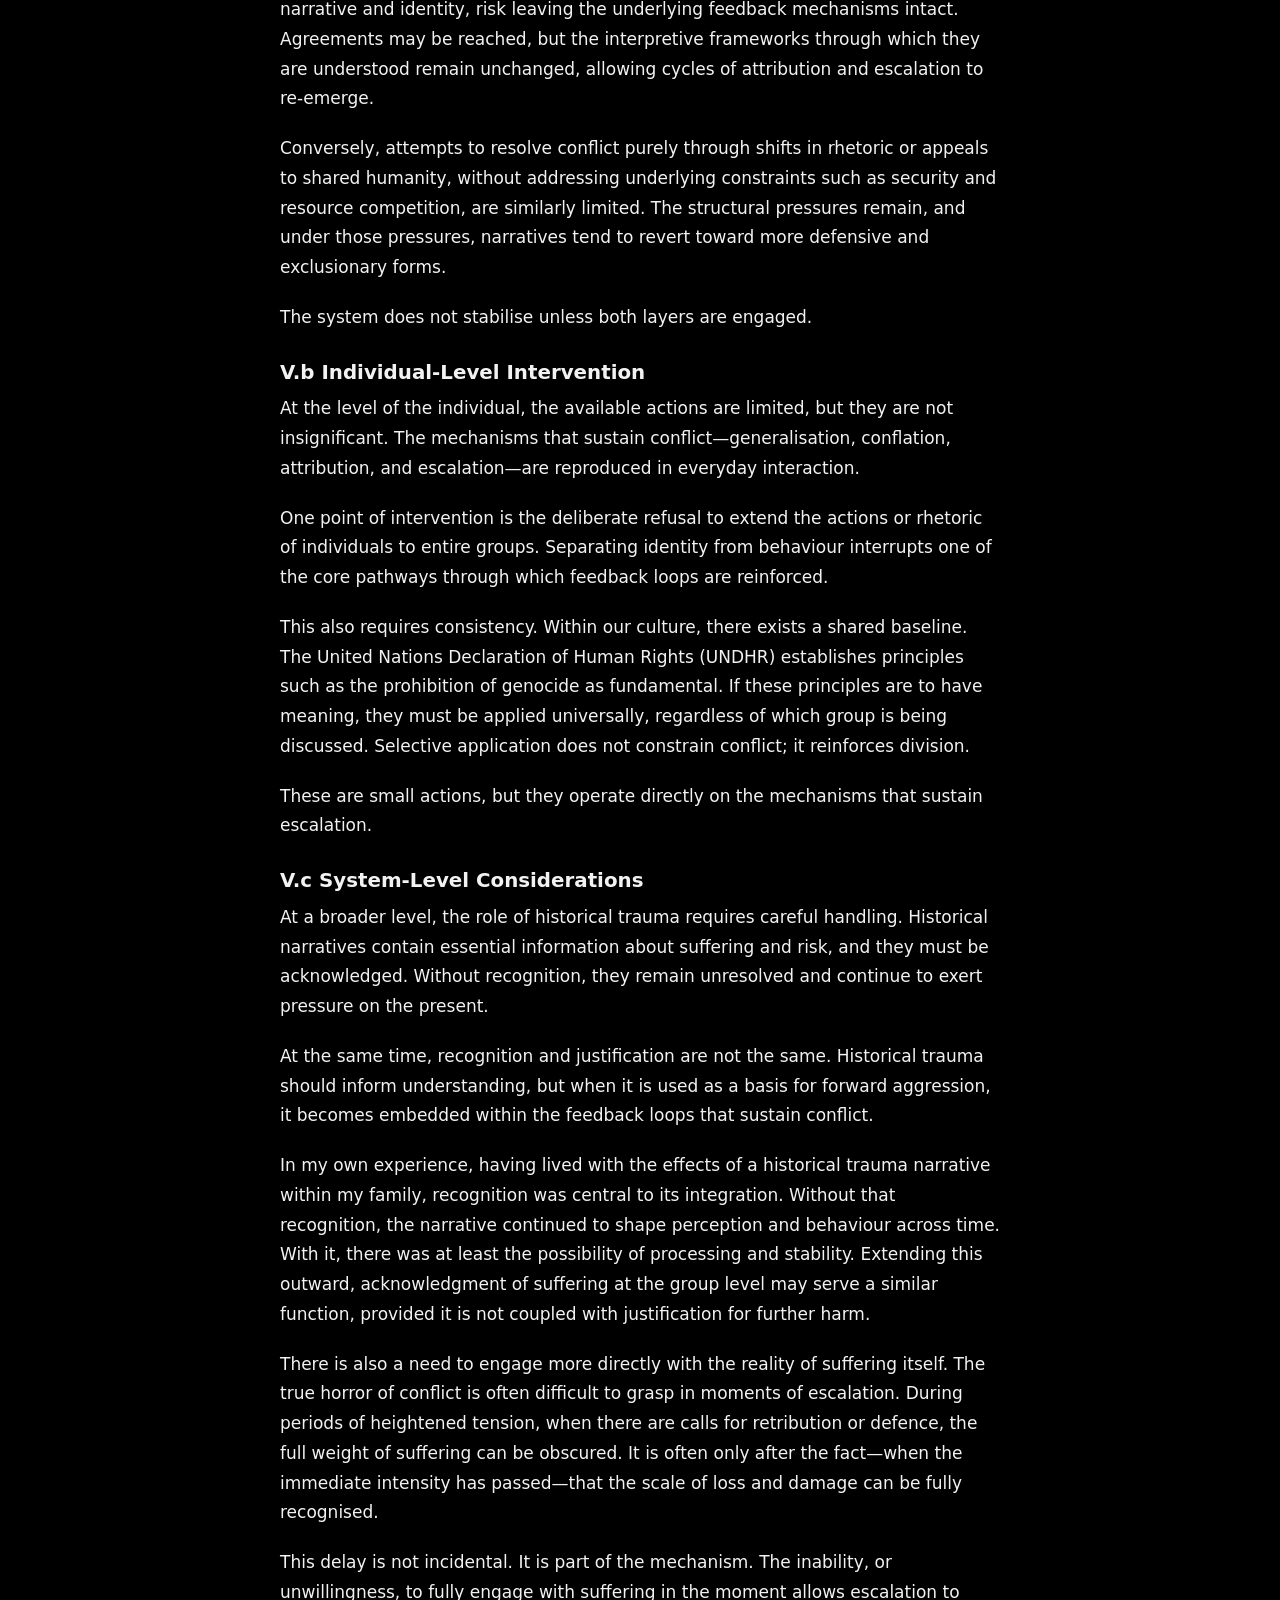
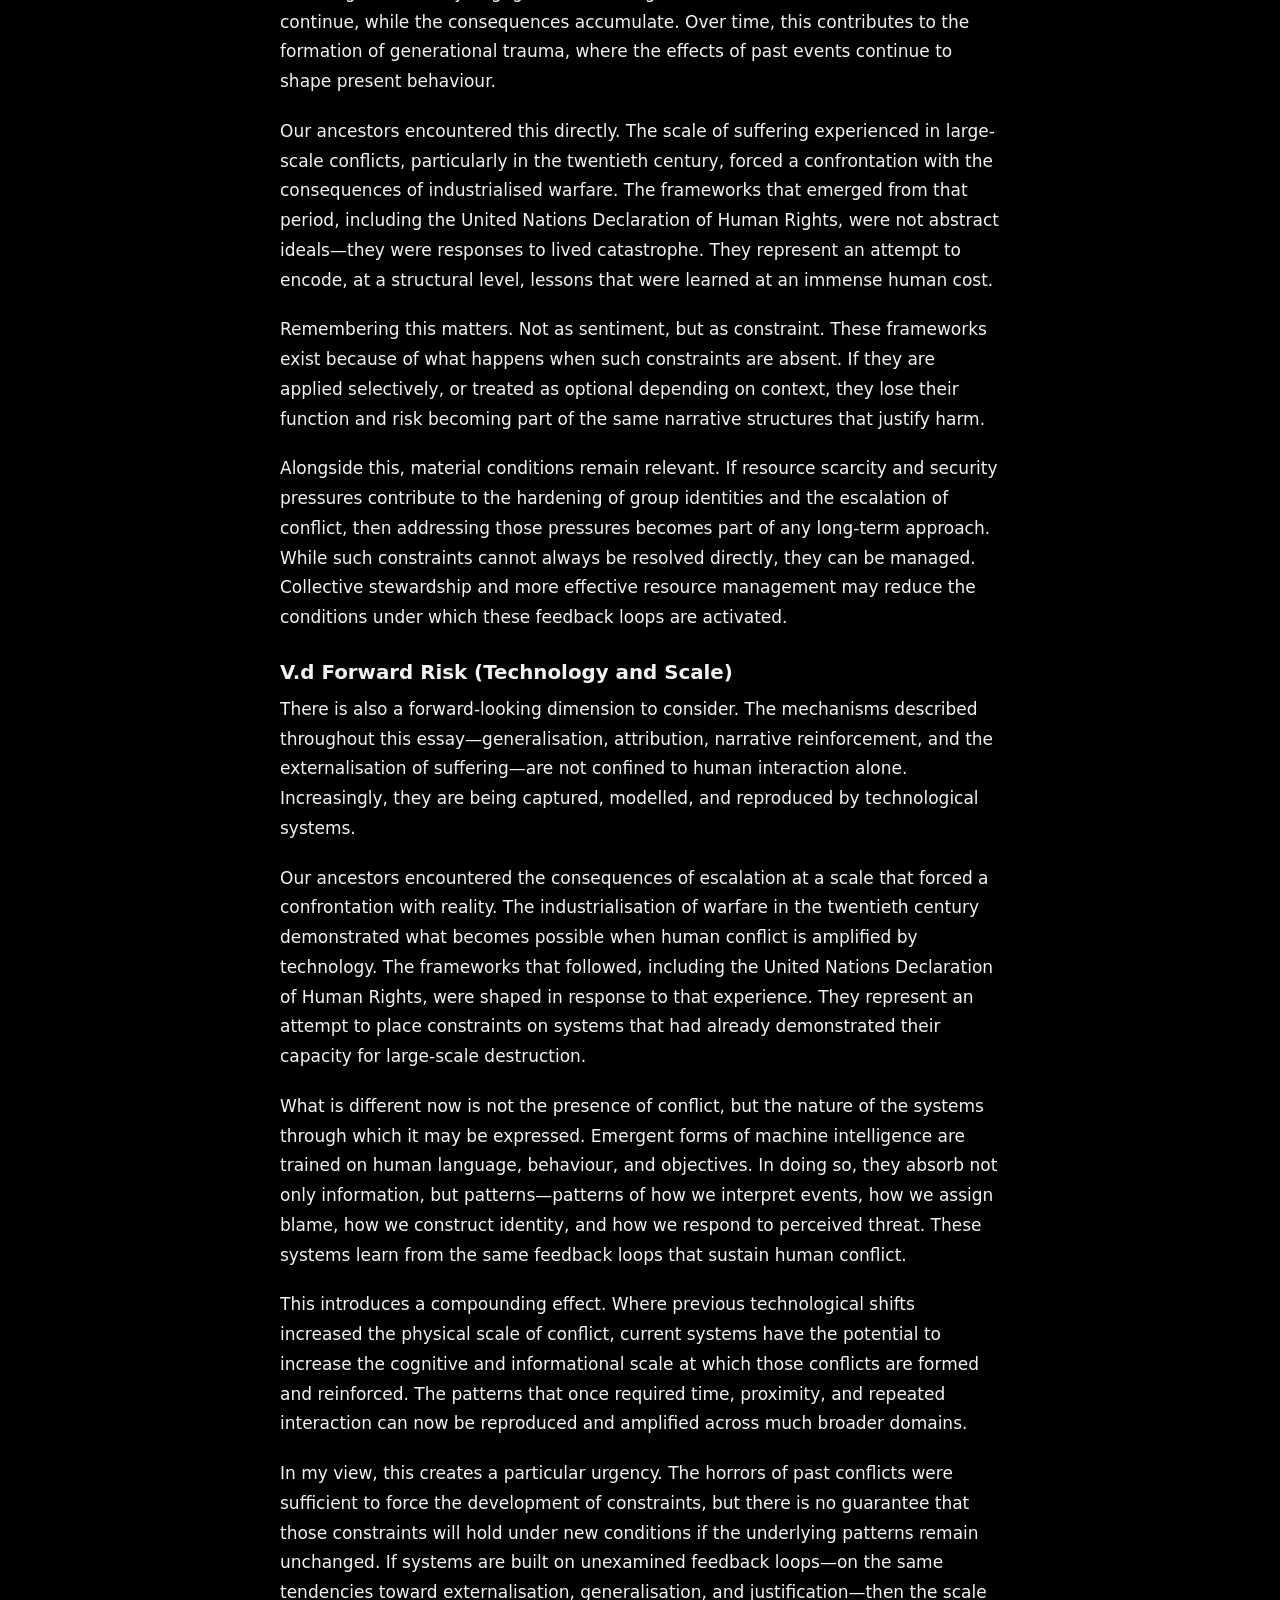
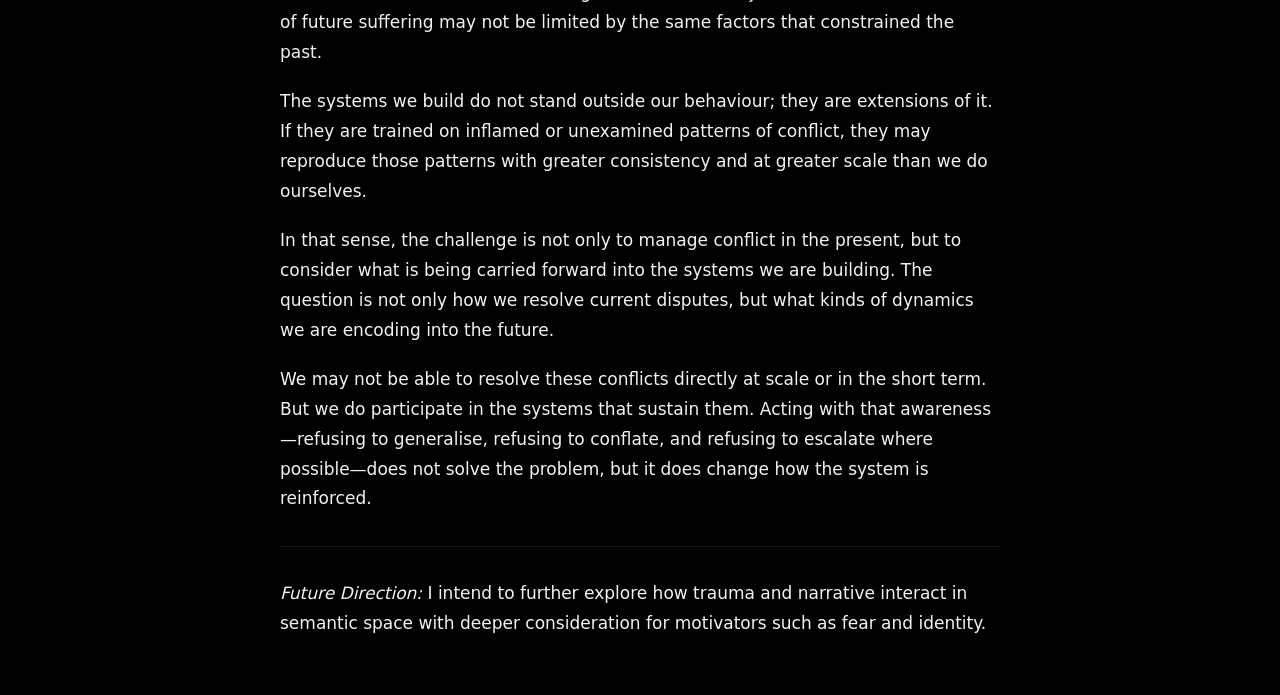
<file: breakingconflict.html>
<!doctype html>
<html lang="en">
<head>
  <meta charset="utf-8" />
  <meta name="viewport" content="width=device-width, initial-scale=1" />
  <title>Breaking Conflict Cycles — Mitch Stevens</title>

  <link rel="stylesheet" href="style.css" />
</head>

<body>

<header class="nav">
  <div class="container inner">
    <div class="logo">MITCH STEVENS</div>
    <div class="nav-links">
      <a class="nav-link" href="index.html">Home</a>
    </div>
  </div>
</header>

<section class="hero">
  <div class="container prose">

    <h1>Breaking Conflict Cycles: A Systems Perspective</h1>

    <p class="muted">2026 DRAFT</p>

    <p><em>Conflict, Trauma, and Feedback Loops in the Israel–Palestine Context</em></p>
<div class="card" style="margin-bottom:28px;">
  <p class="muted" style="margin:0;">
    <strong>Note:</strong> This is a living draft. Comments and thoughtful feedback are welcome. The aim is not to demean, degrade, inflame, or erase anyone’s experience, but to examine conflict through a trauma acknowleding systems lens in the hope of better understanding the conditions that sustain it.
  </p>
</div>
    <hr />

    <h2>Thesis Statement</h2>

    <p>
      This essay argues that large-scale conflicts are sustained by the interaction between material constraints and self-reinforcing semantic feedback loops. At the substrate level, competition over resources and security creates structural pressure. At the semantic level, fear, identity, and historical trauma narratives interpret and amplify that pressure into cycles of escalation. Addressing one layer without the other leaves the underlying system intact, limiting the possibility of meaningful de-escalation.
    </p>

    <hr />

    <h2>I. Framing the Problem: Limits of Conventional Views</h2>

    <p>
      Public discourse around conflict is often structured as a series of competing moral claims. One side points to a harm, the other responds with a different harm, and the exchange continues in a recursive pattern of “what about this” and “what about that.” The focus becomes justification rather than resolution, with each position reinforced by reference to real or perceived grievances.
    </p>

    <p>
      Within this structure, both sides can present narratives that are internally coherent. These narratives are typically grounded in genuine experiences of fear, loss, or threat. In my own experience engaging with people across different perspectives, I have encountered individuals who justify extreme positions from opposing sides, each drawing on their own sense of historical or existential threat. From within each perspective, these positions do not appear irrational, but necessary.
    </p>

    <p>
      A symmetry begins to emerge. Each side identifies examples of harm originating from the other, and these examples are used to validate broader conclusions about intent, character, and legitimacy. Over time, individual statements or actions are no longer treated as isolated, but instead come to represent entire groups. The words or behaviours of some are attributed to many, and in doing so, a perception of collective threat is established. <strong>This symmetry is structural, not moral, and does not imply equivalence of actions or responsibility.</strong>
    </p>

    <p>
      This process is reinforced by a tendency toward conflation. Distinctions between state, population, religion, and ideology begin to collapse. Criticism directed at one layer is experienced as an attack on all others. In such an environment, even attempts at nuance can be interpreted as alignment, and efforts to separate categories are often overridden by the pressure of group identification.
    </p>

    <p>
      As these patterns repeat, they form a feedback dynamic. Generalisation contributes to threat perception, threat perception drives reactive rhetoric or action, and those reactions are then used as further evidence to justify the original generalisation. The cycle does not require coordination to sustain itself; it is reproduced through ordinary interaction.
    </p>

    <p>
      Emotional intensity plays a central role in stabilising this dynamic. Fear and anger narrow the range of acceptable interpretations, reducing tolerance for ambiguity or complexity. Positions that might otherwise remain flexible begin to harden, and the space for reconsideration diminishes. What emerges is not a movement toward resolution, but a reinforcement of existing divisions.
    </p>

    <p>
      Under these conditions, discussion tends to stall. Arguments are repeated rather than developed, and engagement becomes oriented toward defending positions rather than examining them. The persistence of conflict, in this sense, is not well explained by a lack of information, nor simply by disagreement over facts. The information is often present, but it is processed within a structure that consistently produces the same outcomes.
    </p>

    <p>
      This suggests that the difficulty may not lie solely in the content of the arguments being made, but in the underlying dynamics that shape how those arguments are formed, interpreted, and responded to. If that is the case, then continuing to operate at the level of claims and counterclaims may be insufficient.
    </p>

    <p>
      A different approach is required—one that steps back from the immediate content of the conflict and examines the system that produces and sustains it. The following sections attempt to outline such a perspective, focusing on the interaction between material conditions and the interpretive frameworks through which those conditions are understood.
    </p>

    <hr />

    <h2>II. The Model: A Layered View of Conflict</h2>

    <p>
      If we step back from the immediate content of conflict—its specific events, claims, and counterclaims—it becomes possible to examine the structure that gives rise to those patterns. From a systems perspective, large-scale conflicts can be understood as the interaction between multiple layers operating simultaneously, each contributing in a distinct way to the overall dynamic.
    </p>

    <p>
      At the most fundamental level is what can be described as the substrate layer. This consists of the material conditions within which a conflict exists: access to land, security, infrastructure, and other finite resources. These conditions impose constraints on what is possible, and they create pressures that shape the behaviour of groups. Scarcity, whether real or perceived, plays a particularly important role. Where resources are limited, or believed to be limited, incentives emerge to define, defend, and prioritise group boundaries. The shift is gradual but consequential—from coexistence, to allocation, and in some cases, to control.
    </p>

    <p>
      Above this sits the semantic layer, which concerns how these material conditions are interpreted and given meaning. At this level, identities are formed and reinforced, narratives are constructed, and experiences of harm are organised into coherent frameworks. These narratives are not arbitrary; they are often rooted in real experiences of suffering, loss, and fear, and for those who carry them, the need for recognition is not optional but psychologically necessary. Historical trauma, cultural memory, and moral reasoning all operate here, shaping how groups understand themselves in relation to others, and how they interpret both past and present events. The same underlying conditions can give rise to very different responses depending on how they are framed within this layer.
    </p>

    <p>
      Crucially, these two layers do not operate independently. They are coupled through a set of feedback mechanisms that translate material pressure into meaning, and meaning back into action. Perceived threats at the semantic level can intensify competition at the substrate level, while changes in material conditions can reinforce or destabilise existing narratives. As these interactions repeat, they form feedback loops: actions are interpreted, interpretations shape responses, and those responses generate further actions to be interpreted.
    </p>

    <p>
      Within these loops, certain patterns tend to stabilise. Generalisation, attribution, and identity reinforcement become more likely under conditions of pressure. Over time, the system can reach a state in which escalation is not the result of a single decision, but an emergent property of the interaction between layers. In such a state, even actors who might prefer de-escalation can find themselves participating in dynamics that move in the opposite direction.
    </p>

    <p>
      Understanding conflict in this way does not reduce it to a single cause, nor does it dismiss the importance of lived experience. Experiences of trauma and suffering are not peripheral to these systems; they are among the primary inputs through which meaning is formed and action is justified. For this reason, they cannot be ignored or erased without destabilising any attempt at resolution. At the same time, when these experiences are carried forward as justification for continued harm, they risk becoming part of the very feedback loops that sustain conflict. A stable approach requires both recognition and restraint: the integration of historical and lived experience into present understanding, without allowing it to function as an automatic driver of future escalation.
    </p>

    <p>
      The sections that follow examine these dynamics in more detail, before returning to a specific case to illustrate how they manifest in practice.
    </p>

    <hr />

    <h2>III. Mechanisms of Escalation</h2>

    <p>
      Having outlined the structure of the system, the next step is to examine how it behaves over time. The persistence of conflict is not simply a result of disagreement, but of mechanisms that reliably produce and reinforce escalation. These mechanisms operate across both the substrate and semantic layers, and are sustained through repeated interaction.
    </p>

    <p>
      One of the most immediate of these mechanisms is the tendency toward generalisation and conflation. Statements or actions made by individuals are frequently extended to represent entire groups. In this process, distinctions between state, population, religion, and ideology begin to collapse, and identity becomes compressed into a single category. The behaviour of some is taken as evidence of the nature of all. Once this shift occurs, responses are no longer directed at individuals, but at groups, and the threshold for perceiving threat is lowered accordingly.
    </p>

    <p>
      This process feeds directly into attribution. Actions are interpreted not only in terms of their immediate effect, but as signals of intent and character. A single instance of harm can come to represent a broader pattern, and that pattern is then used to justify further action. The loop begins to close: interpretation shapes response, response generates new actions, and those actions are interpreted in turn. Over time, the distinction between cause and reaction becomes increasingly difficult to disentangle.
    </p>

    <p>
      These dynamics are not unique to long-standing conflicts. Under the right conditions, they can form rapidly. Recent global events have demonstrated how quickly new identity groups can emerge around previously secondary differences, and how fast those groups can adopt familiar patterns: mutual suspicion, moral certainty, and calls to limit the rights or legitimacy of the opposing side. Once established, these patterns tend to reinforce themselves, regardless of the specific identities involved.
    </p>

    <p>
      At the centre of this dynamic is fear. Fear operates both as a signal and as a driver, shaping how information is processed and how responses are selected. When one group’s security or survival is perceived to depend on the exclusion or weakening of another, positions that might otherwise be rejected can begin to appear necessary. What would once be considered extreme can be reframed as justified within the internal logic of the group.
    </p>

    <p>
      In my own experience engaging with people across different perspectives, I have seen how quickly this shift can occur. Individuals who might otherwise reject extreme positions can come to defend them when they are framed in terms of protection, survival, or historical necessity. The underlying emotional movement is often consistent, even when the conclusions differ. Fear narrows the range of acceptable interpretations, and under sufficient pressure, it becomes easier to justify harm than to tolerate perceived vulnerability. <strong>This describes internal coherence within a perspective, not justification of the resulting actions.</strong>
    </p>

    <p>
      There is, however, a deeper pattern within this that extends beyond immediate reactions to threat. Humans do not only respond to external danger; they also respond to internal discomfort. Sustained exposure to suffering—whether caused by oneself, one’s group, or observed at a distance—is difficult to hold. There is often an instinct not to process it, but to move away from it, to reduce or escape the internal experience.
    </p>

    <p>
      This can take different forms. When individuals or groups are confronted with suffering they have caused, denial can function as a way of avoiding the emotional weight of that recognition. When confronted with suffering experienced by their own group, the same underlying discomfort can be redirected outward, converting into anger, moral certainty, or calls for retribution. In both cases, the underlying movement is similar: an attempt to regulate internal discomfort by shifting its expression.
    </p>

    <p>
      This tendency is often less visible in environments where individuals are insulated from the direct consequences of conflict. In more stable or comfortable conditions, it is possible to engage with conflict rhetorically while remaining distant from its material and human cost. This distance can make it easier to adopt positions that, if experienced directly, might be far more difficult to sustain. The result is that rhetoric can escalate independently of immediate lived reality, while still feeding back into real-world outcomes.
    </p>

    <p>
      The difficulty is that these processes do not resolve the underlying condition. When suffering is externalised in this way, it often produces further harm, which in turn generates new suffering—both for others and, indirectly, for the originating group. Over time, this creates an accumulating dynamic, where unprocessed emotional load contributes to the conditions for future conflict. What appears as a reaction to external threat can also be understood as part of a broader cycle in which suffering, unintegrated, is continually reproduced. <strong>This mechanism is described as a general feature of human systems and does not assign responsibility for the origination of harm.</strong>
    </p>

    <p>
      These patterns extend beyond immediate interactions and into the domain of historical memory. Experiences of trauma are not confined to those who directly lived through them; they are carried forward through narratives, shaping how groups interpret present events. In my own life, I have had to engage with the effects of a historical trauma narrative within my family. The specific details have faded over time, but the impact has not. The emotional weight persists, influencing perception, behaviour, and expectation across generations. Recognition of that experience—having it acknowledged without erasure—was an important part of stabilising it. Without that recognition, the narrative remained unresolved, continuing to exert pressure on the present.
    </p>

    <p>
      At a larger scale, similar dynamics apply. Historical trauma narratives provide context and meaning, and they are essential for understanding the present. At the same time, when they are used not only as records of suffering but as justification for ongoing harm, they risk becoming embedded within the feedback loops that sustain conflict. In such cases, history becomes less a source of understanding and more a tool for reinforcement. Competing narratives do not simply coexist; they interact, each strengthening the other through opposition, contributing to cycles that are difficult to interrupt.
    </p>

    <p>
      These mechanisms are further intensified under conditions of perceived scarcity. When access to resources or security is seen as limited, the stakes of interpretation increase. Narratives that emphasise threat, exclusion, and urgency become more compelling, and cooperative interpretations become more difficult to sustain. Scarcity does not, on its own, determine behaviour, but it increases the pressure under which these semantic processes operate, making escalation more likely and more stable once it begins.
    </p>

    <p>
      What emerges from the interaction of these mechanisms is a system that can sustain itself without central coordination. Individuals, acting within their own frames of understanding and emotional regulation, contribute to patterns that reinforce those very frames. The result is a form of stability—not in the sense of peace, but in the persistence of the conflict itself. Efforts to intervene that do not account for these mechanisms may achieve temporary shifts, but are unlikely to alter the underlying dynamic.
    </p>

    <p>
      Understanding these processes does not resolve the conflict, but it does clarify why it is so resistant to resolution. It also reinforces the importance of engaging with both the material conditions that create pressure and the human processes that translate that pressure into meaning and action.
    </p>

    <hr />

    <h2>IV. Case Study: Israel–Palestine</h2>

    <p>
      The dynamics described above become particularly visible in the Israel–Palestine conflict. It contains a dense intersection of material constraint, historical trauma, and active narrative reinforcement. It provides a clear example of how these mechanisms interact in practice.
    </p>

    <p>
      It is often said that Jewish communities live with a persistent sense of vulnerability, and there are strong reasons why this claim resonates. History contains well-documented instances of extreme persecution, but this is not only a matter of the past. In the present day, there remains a visible current of rhetoric that targets Jewish people as a group. For many, the resulting fear is not abstract or inherited alone; it is grounded in both historical experience and contemporary reality, and it is rational within that context.
    </p>

    <p>
      At the same time, other groups, including Palestinians, encounter language and narratives that call for their removal, exclusion, or destruction. These fears are also grounded. They are expressed in real conversations, by real people, in the present. This is not a matter of distant or theoretical hostility, but something that can be directly observed.
    </p>

    <p>
      In my own experience, I have argued with individuals who have called for the extermination different peoples. These are not abstract positions; they are statements made by real individuals, in real conversations. They are not confined to one side, and they are not as rare as we might prefer to believe. <strong>These examples are included as observations of rhetoric and do not represent entire populations.</strong>
    </p>

    <p>
      At the same time, these experiences sit alongside others that don’t fit neatly into those patterns. In my own life, I have encountered narratives that portray certain groups as exclusionary or hostile—for example, that Islam is a religion of hate, or that Judaism is inherently insular. Yet some of the kindest, most open, and thoughtful people I have met have been Muslim, and some of the most empathetic and inclusive people I have known have been Jewish. These are not abstract impressions, but direct experiences.
    </p>

    <p>
      What stands out is not simply that both kinds of encounters exist, but how they are carried forward. Experiences—particularly those involving hostility or threat—are extended beyond the individuals involved, shaping how entire groups are perceived and engaged with. In this way, individual interactions become inputs into the feedback loop itself.
    </p>

    <p>
      The effect of this is not neutral. The projection of exclusion, hostility, and threat is not simply a reflection of division; it is itself an active force within it. When a group is perceived as inherently exclusionary or dangerous, that perception influences behaviour toward them, which in turn can be experienced as confirming that view. The loop reinforces itself.
    </p>

    <p>
      Problematically, statements made by individuals are often attributed to entire populations. Such comments carry identity signals, and those signals are frequently interpreted at the group level. This contributes to a perception of collective threat, where the words or actions of some are taken as evidence of the intent of all. From there, escalation becomes easier to justify, and the feedback loop continues to build.
    </p>

    <p>
      This dynamic is further intensified by conflation. In this conflict, distinctions between the state of Israel, political Zionism, and Jewish identity are often collapsed, despite being meaningfully different. Criticism of one can be experienced as hostility toward all. The same pattern can be observed elsewhere, where complex identities are compressed into simplified categories under pressure. Once this occurs, the space for precise engagement narrows, and reactions become broader and more indiscriminate.
    </p>

    <p>
      At the semantic level, the conflict is shaped by the interaction of two deeply rooted historical trauma narratives. The Holocaust and the Nakba each represent profound experiences of suffering that continue to influence how present events are understood. Acknowledging this suffering is essential. Without recognition, these narratives remain unresolved and continue to exert pressure on perception and behaviour.
    </p>

    <p>
      However, the role of these narratives within the system is not neutral. History, in this context, is not only a record of past events. It is also a collection of reconstructed and agreed-upon narratives that are used as a basis for the justification of action. Under conditions of conflict, history itself can become a battleground—not only over what is true, but over which interpretations are preserved, emphasised, or diminished in service of identity and justification.
    </p>

    <p>
      This creates a tension that is difficult to resolve. Historical trauma must be acknowledged and integrated; it provides essential context and acts as a guardrail for future direction. At the same time, when these narratives are used as justification for forward aggression, they become embedded within the feedback loops that sustain the conflict. Recognition becomes entangled with justification, and the distinction between understanding and endorsement begins to blur.
    </p>

    <p>
      At the substrate level, the conflict is constrained by factors that are not easily resolved. Land, security, and political control are finite. There is no simple mechanism to expand them to satisfy all claims simultaneously. This introduces a persistent structural pressure. If one group’s security or survival is perceived to depend on the exclusion or weakening of another, then escalation can begin to appear not only justified, but necessary within that frame.
    </p>

    <p>
      Taken together, these elements form a system that is difficult to unwind. Material constraints create pressure, historical and contemporary narratives interpret that pressure, and feedback loops translate interpretation into action. Each component reinforces the others. Within such a system, it is possible for individuals on all sides to experience themselves as acting rationally and defensively, even as the overall trajectory remains one of continued escalation.
    </p>

    <p>
      This does not resolve questions of responsibility, nor does it suggest that all positions within the conflict are equivalent. What it does suggest is that the persistence of the conflict cannot be fully understood through a single narrative, or by isolating individual events. The structure itself—formed by the interaction of constraint, fear, narrative, and feedback—plays a central role in maintaining the conditions under which the conflict continues.
    </p>

    <hr />

    <h2>V. Implications and De-escalation</h2>

    <p>
      If the patterns described above are real—if conflict is sustained through the interaction of material constraints and self-reinforcing semantic feedback loops—then any attempt at de-escalation must operate across those same layers. Addressing only one dimension while leaving the others unchanged is unlikely to produce a stable outcome.
    </p>

    <h3>V.a Limits of Single-Layer Solutions</h3>

    <p>
      Approaches that operate purely at the political or material level, while ignoring narrative and identity, risk leaving the underlying feedback mechanisms intact. Agreements may be reached, but the interpretive frameworks through which they are understood remain unchanged, allowing cycles of attribution and escalation to re-emerge.
    </p>

    <p>
      Conversely, attempts to resolve conflict purely through shifts in rhetoric or appeals to shared humanity, without addressing underlying constraints such as security and resource competition, are similarly limited. The structural pressures remain, and under those pressures, narratives tend to revert toward more defensive and exclusionary forms.
    </p>

    <p>
      The system does not stabilise unless both layers are engaged.
    </p>

    <h3>V.b Individual-Level Intervention</h3>

    <p>
      At the level of the individual, the available actions are limited, but they are not insignificant. The mechanisms that sustain conflict—generalisation, conflation, attribution, and escalation—are reproduced in everyday interaction.
    </p>

    <p>
      One point of intervention is the deliberate refusal to extend the actions or rhetoric of individuals to entire groups. Separating identity from behaviour interrupts one of the core pathways through which feedback loops are reinforced.
    </p>

    <p>
      This also requires consistency. Within our culture, there exists a shared baseline. The United Nations Declaration of Human Rights (UNDHR) establishes principles such as the prohibition of genocide as fundamental. If these principles are to have meaning, they must be applied universally, regardless of which group is being discussed. Selective application does not constrain conflict; it reinforces division.
    </p>

    <p>
      These are small actions, but they operate directly on the mechanisms that sustain escalation.
    </p>

    <h3>V.c System-Level Considerations</h3>

    <p>
      At a broader level, the role of historical trauma requires careful handling. Historical narratives contain essential information about suffering and risk, and they must be acknowledged. Without recognition, they remain unresolved and continue to exert pressure on the present.
    </p>

    <p>
      At the same time, recognition and justification are not the same. Historical trauma should inform understanding, but when it is used as a basis for forward aggression, it becomes embedded within the feedback loops that sustain conflict.
    </p>

    <p>
      In my own experience, having lived with the effects of a historical trauma narrative within my family, recognition was central to its integration. Without that recognition, the narrative continued to shape perception and behaviour across time. With it, there was at least the possibility of processing and stability. Extending this outward, acknowledgment of suffering at the group level may serve a similar function, provided it is not coupled with justification for further harm.
    </p>

    <p>
      There is also a need to engage more directly with the reality of suffering itself. The true horror of conflict is often difficult to grasp in moments of escalation. During periods of heightened tension, when there are calls for retribution or defence, the full weight of suffering can be obscured. It is often only after the fact—when the immediate intensity has passed—that the scale of loss and damage can be fully recognised.
    </p>

    <p>
      This delay is not incidental. It is part of the mechanism. The inability, or unwillingness, to fully engage with suffering in the moment allows escalation to continue, while the consequences accumulate. Over time, this contributes to the formation of generational trauma, where the effects of past events continue to shape present behaviour.
    </p>

    <p>
      Our ancestors encountered this directly. The scale of suffering experienced in large-scale conflicts, particularly in the twentieth century, forced a confrontation with the consequences of industrialised warfare. The frameworks that emerged from that period, including the United Nations Declaration of Human Rights, were not abstract ideals—they were responses to lived catastrophe. They represent an attempt to encode, at a structural level, lessons that were learned at an immense human cost.
    </p>

    <p>
      Remembering this matters. Not as sentiment, but as constraint. These frameworks exist because of what happens when such constraints are absent. If they are applied selectively, or treated as optional depending on context, they lose their function and risk becoming part of the same narrative structures that justify harm.
    </p>

    <p>
      Alongside this, material conditions remain relevant. If resource scarcity and security pressures contribute to the hardening of group identities and the escalation of conflict, then addressing those pressures becomes part of any long-term approach. While such constraints cannot always be resolved directly, they can be managed. Collective stewardship and more effective resource management may reduce the conditions under which these feedback loops are activated.
    </p>

    <h3>V.d Forward Risk (Technology and Scale)</h3>

    <p>
      There is also a forward-looking dimension to consider. The mechanisms described throughout this essay—generalisation, attribution, narrative reinforcement, and the externalisation of suffering—are not confined to human interaction alone. Increasingly, they are being captured, modelled, and reproduced by technological systems.
    </p>

    <p>
      Our ancestors encountered the consequences of escalation at a scale that forced a confrontation with reality. The industrialisation of warfare in the twentieth century demonstrated what becomes possible when human conflict is amplified by technology. The frameworks that followed, including the United Nations Declaration of Human Rights, were shaped in response to that experience. They represent an attempt to place constraints on systems that had already demonstrated their capacity for large-scale destruction.
    </p>

    <p>
      What is different now is not the presence of conflict, but the nature of the systems through which it may be expressed. Emergent forms of machine intelligence are trained on human language, behaviour, and objectives. In doing so, they absorb not only information, but patterns—patterns of how we interpret events, how we assign blame, how we construct identity, and how we respond to perceived threat. These systems learn from the same feedback loops that sustain human conflict.
    </p>

    <p>
      This introduces a compounding effect. Where previous technological shifts increased the physical scale of conflict, current systems have the potential to increase the cognitive and informational scale at which those conflicts are formed and reinforced. The patterns that once required time, proximity, and repeated interaction can now be reproduced and amplified across much broader domains.
    </p>

    <p>
      In my view, this creates a particular urgency. The horrors of past conflicts were sufficient to force the development of constraints, but there is no guarantee that those constraints will hold under new conditions if the underlying patterns remain unchanged. If systems are built on unexamined feedback loops—on the same tendencies toward externalisation, generalisation, and justification—then the scale of future suffering may not be limited by the same factors that constrained the past.
    </p>

    <p>
      The systems we build do not stand outside our behaviour; they are extensions of it. If they are trained on inflamed or unexamined patterns of conflict, they may reproduce those patterns with greater consistency and at greater scale than we do ourselves.
    </p>

    <p>
      In that sense, the challenge is not only to manage conflict in the present, but to consider what is being carried forward into the systems we are building. The question is not only how we resolve current disputes, but what kinds of dynamics we are encoding into the future.
    </p>

    <p>
      We may not be able to resolve these conflicts directly at scale or in the short term. But we do participate in the systems that sustain them. Acting with that awareness—refusing to generalise, refusing to conflate, and refusing to escalate where possible—does not solve the problem, but it does change how the system is reinforced.
    </p>
    <hr/>
    <i><em>Future Direction:</em></i> I intend to further explore how trauma and narrative interact in semantic space with deeper consideration for motivators such as fear and identity.

  </div>
</section>

</body>
</html>
</file>
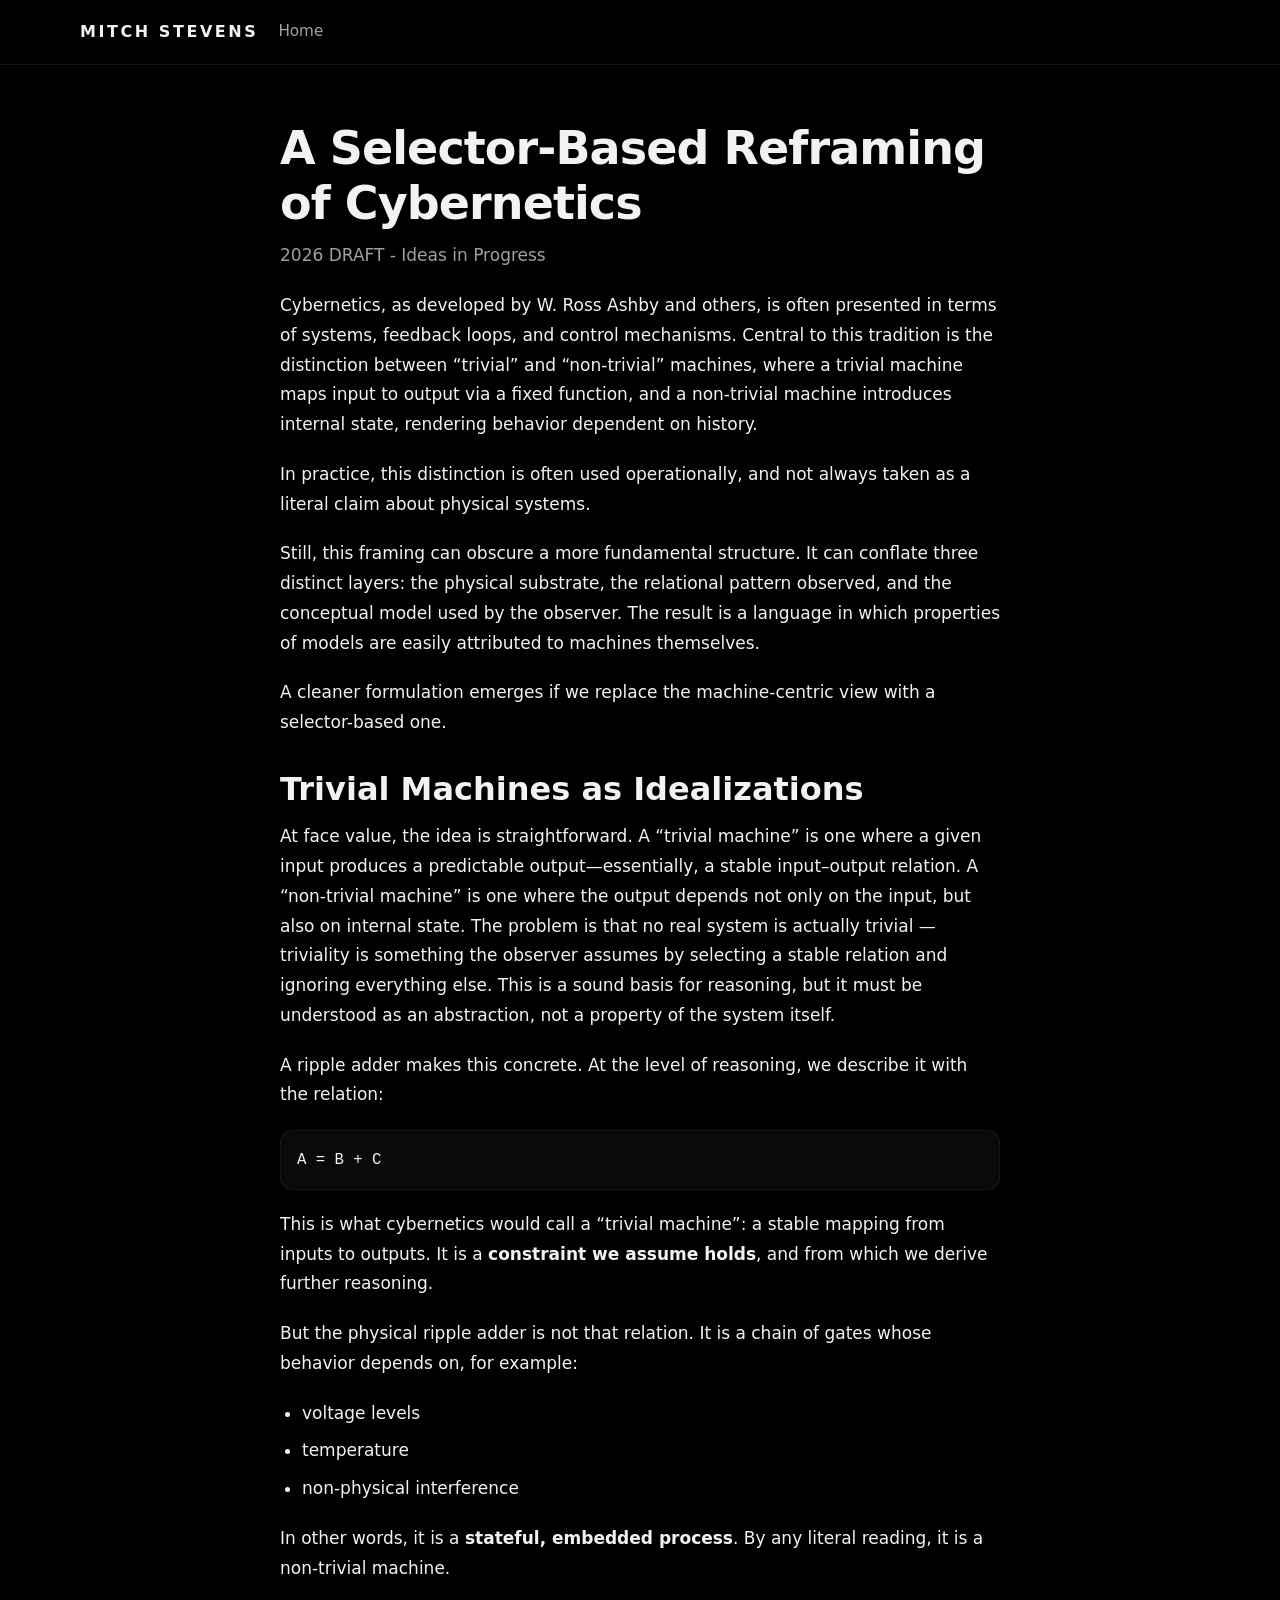
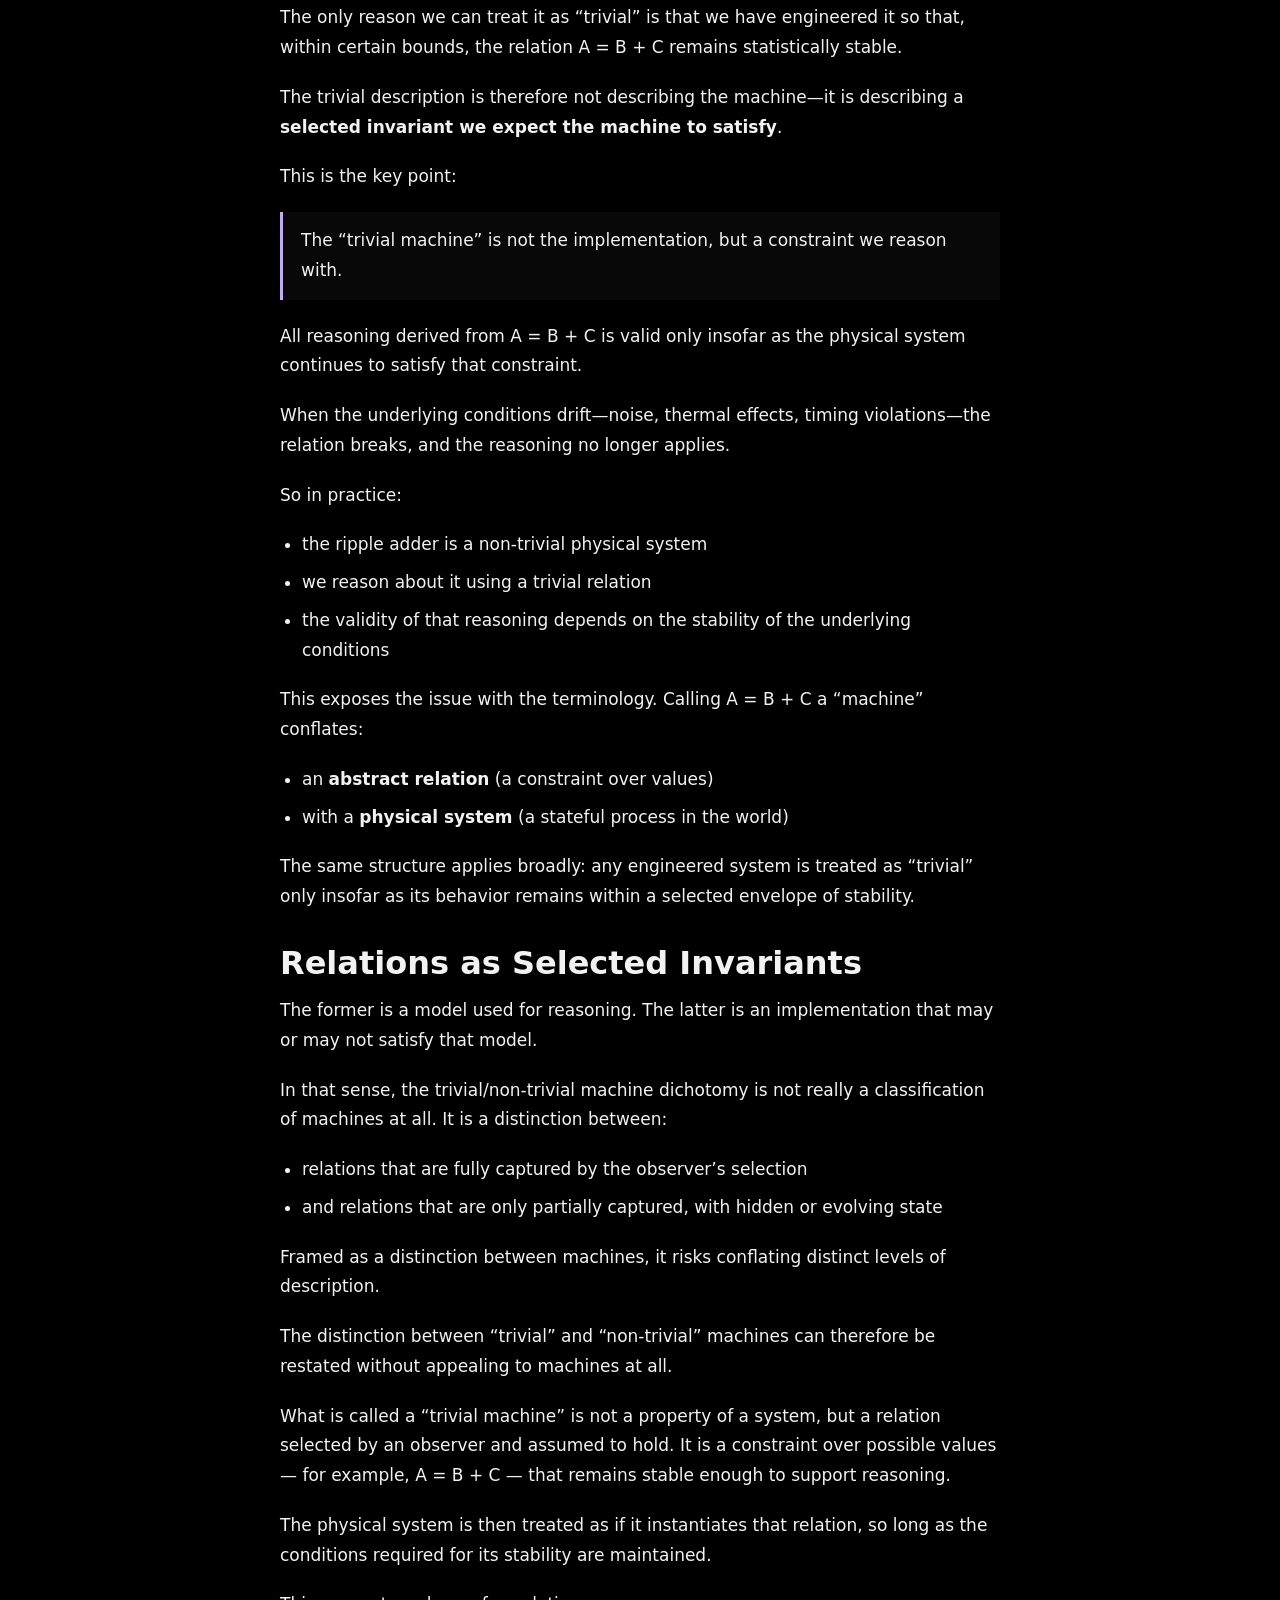
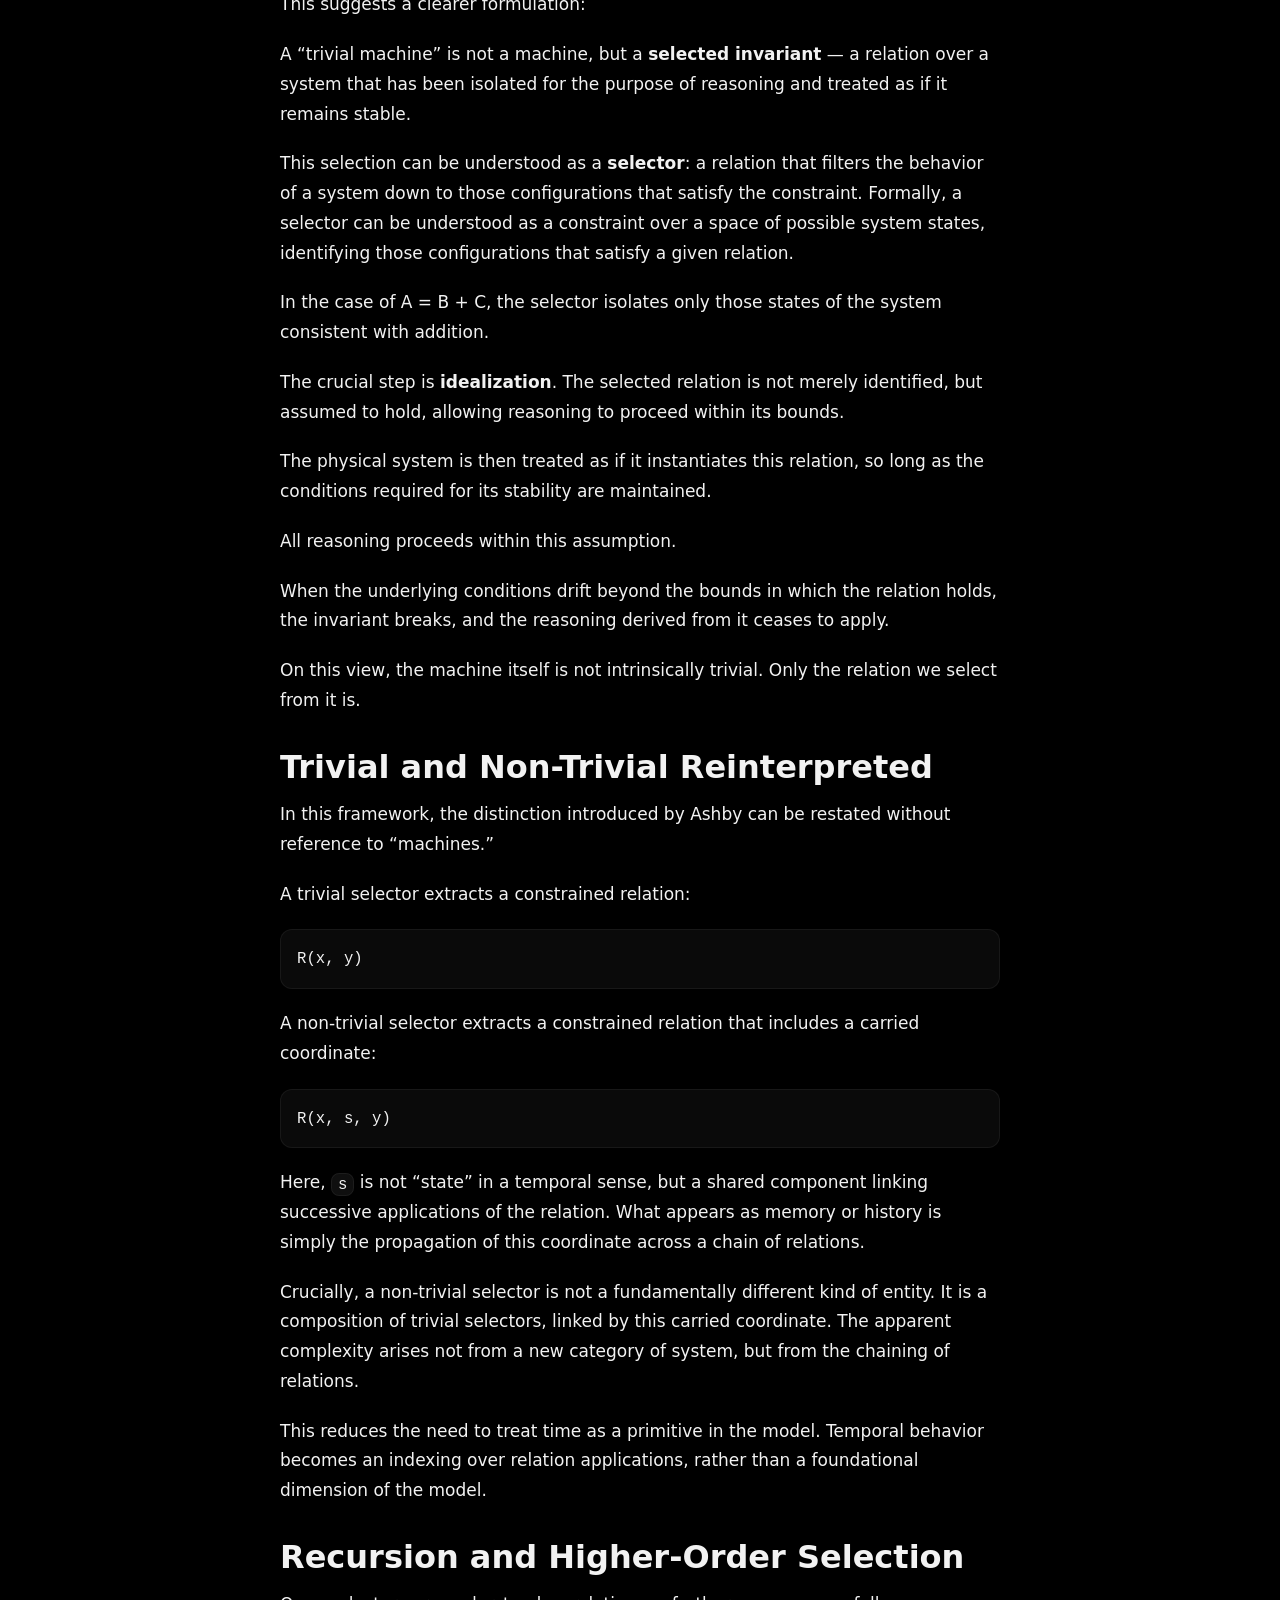
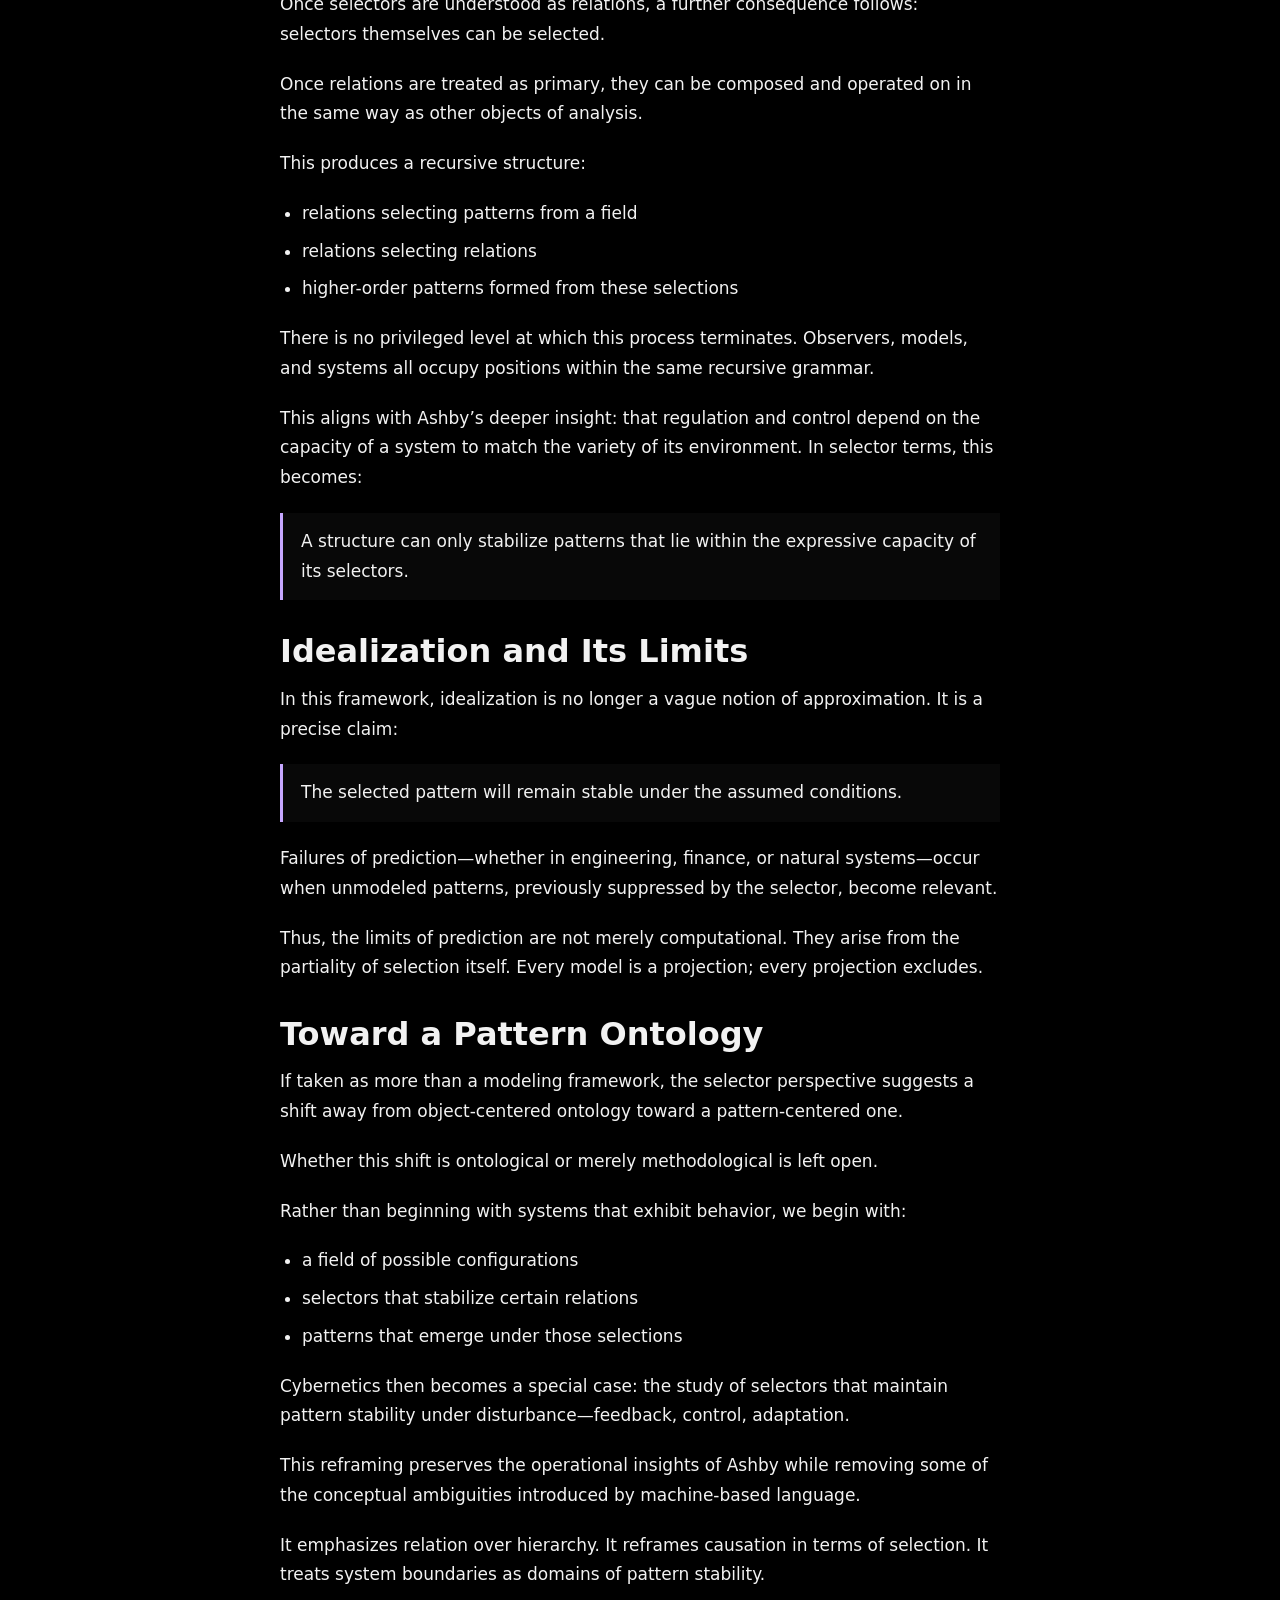
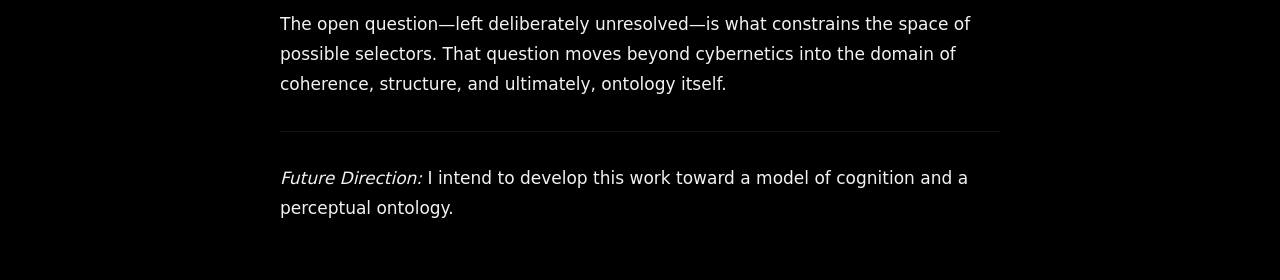
<file: cybernetics_selectors.html>
<!doctype html>
<html lang="en">
<head>
  <meta charset="utf-8" />
  <meta name="viewport" content="width=device-width, initial-scale=1" />
  <title>A Selector-Based Reframing of Cybernetics — Mitch Stevens</title>
  <link rel="stylesheet" href="style.css" />
</head>

<body>

<header class="nav">
  <div class="container inner">
    <div class="logo">MITCH STEVENS</div>
    <div class="nav-links">
      <a class="nav-link" href="index.html">Home</a>
    </div>
  </div>
</header>

<section class="hero">
  <div class="container prose">

    <h1>A Selector-Based Reframing of Cybernetics</h1>

    <p class="muted">2026 DRAFT - Ideas in Progress</p>

    <p>
      Cybernetics, as developed by W. Ross Ashby and others, is often presented in terms of systems, feedback loops, and control mechanisms. Central to this tradition is the distinction between “trivial” and “non-trivial” machines, where a trivial machine maps input to output via a fixed function, and a non-trivial machine introduces internal state, rendering behavior dependent on history.
    </p>

    <p>
      In practice, this distinction is often used operationally, and not always taken as a literal claim about physical systems.
    </p>

    <p>
      Still, this framing can obscure a more fundamental structure. It can conflate three distinct layers: the physical substrate, the relational pattern observed, and the conceptual model used by the observer. The result is a language in which properties of models are easily attributed to machines themselves.
    </p>

    <p>
      A cleaner formulation emerges if we replace the machine-centric view with a selector-based one.
    </p>


    <h2>Trivial Machines as Idealizations</h2>

    <p>
      At face value, the idea is straightforward. A “trivial machine” is one where a given input produces a predictable output—essentially, a stable input–output relation. A “non-trivial machine” is one where the output depends not only on the input, but also on internal state. The problem is that no real system is actually trivial — triviality is something the observer assumes by selecting a stable relation and ignoring everything else. This is a sound basis for reasoning, but it must be understood as an abstraction, not a property of the system itself.
    </p>

    <p>
      A ripple adder makes this concrete. At the level of reasoning, we describe it with the relation:
    </p>

    <pre><code>A = B + C</code></pre>

    <p>
      This is what cybernetics would call a “trivial machine”: a stable mapping from inputs to outputs. It is a <strong>constraint we assume holds</strong>, and from which we derive further reasoning.
    </p>

    <p>
      But the physical ripple adder is not that relation. It is a chain of gates whose behavior depends on, for example:
    </p>

    <ul>
      <li>voltage levels</li>
      <li>temperature</li>
      <li>non-physical interference</li>
    </ul>

    <p>
      In other words, it is a <strong>stateful, embedded process</strong>. By any literal reading, it is a non-trivial machine.
    </p>

    <p>
      The only reason we can treat it as “trivial” is that we have engineered it so that, within certain bounds, the relation A = B + C remains statistically stable.
    </p>

    <p>
      The trivial description is therefore not describing the machine—it is describing a <strong>selected invariant we expect the machine to satisfy</strong>.
    </p>

    <p>
      This is the key point:
    </p>

    <blockquote>
      The “trivial machine” is not the implementation, but a constraint we reason with.
    </blockquote>

    <p>
      All reasoning derived from A = B + C is valid only insofar as the physical system continues to satisfy that constraint.
    </p>

    <p>
      When the underlying conditions drift—noise, thermal effects, timing violations—the relation breaks, and the reasoning no longer applies.
    </p>

    <p>
      So in practice:
    </p>

    <ul>
      <li>the ripple adder is a non-trivial physical system</li>
      <li>we reason about it using a trivial relation</li>
      <li>the validity of that reasoning depends on the stability of the underlying conditions</li>
    </ul>

    <p>
      This exposes the issue with the terminology. Calling A = B + C a “machine” conflates:
    </p>

    <ul>
      <li>an <strong>abstract relation</strong> (a constraint over values)</li>
      <li>with a <strong>physical system</strong> (a stateful process in the world)</li>
    </ul>

    <p>
      The same structure applies broadly: any engineered system is treated as “trivial” only insofar as its behavior remains within a selected envelope of stability.
    </p>

    <h2>Relations as Selected Invariants</h2>

    <p>
      The former is a model used for reasoning. The latter is an implementation that may or may not satisfy that model.
    </p>

    <p>
      In that sense, the trivial/non-trivial machine dichotomy is not really a classification of machines at all. It is a distinction between:
    </p>

    <ul>
      <li>relations that are fully captured by the observer’s selection</li>
      <li>and relations that are only partially captured, with hidden or evolving state</li>
    </ul>

    <p>
      Framed as a distinction between machines, it risks conflating distinct levels of description.
    </p>

    <p>
      The distinction between “trivial” and “non-trivial” machines can therefore be restated without appealing to machines at all.
    </p>

    <p>
      What is called a “trivial machine” is not a property of a system, but a relation selected by an observer and assumed to hold. It is a constraint over possible values — for example, A = B + C — that remains stable enough to support reasoning.
    </p>

    <p>
      The physical system is then treated as if it instantiates that relation, so long as the conditions required for its stability are maintained.
    </p>

    <p>
      This suggests a clearer formulation:
    </p>

    <p>
      A “trivial machine” is not a machine, but a <strong>selected invariant</strong> — a relation over a system that has been isolated for the purpose of reasoning and treated as if it remains stable.
    </p>

    <p>
      This selection can be understood as a <strong>selector</strong>: a relation that filters the behavior of a system down to those configurations that satisfy the constraint. Formally, a selector can be understood as a constraint over a space of possible system states, identifying those configurations that satisfy a given relation.
    </p>

    <p>
      In the case of A = B + C, the selector isolates only those states of the system consistent with addition.
    </p>

    <p>
      The crucial step is <strong>idealization</strong>. The selected relation is not merely identified, but assumed to hold, allowing reasoning to proceed within its bounds.
    </p>

    <p>
      The physical system is then treated as if it instantiates this relation, so long as the conditions required for its stability are maintained.
    </p>

    <p>
      All reasoning proceeds within this assumption.
    </p>

    <p>
      When the underlying conditions drift beyond the bounds in which the relation holds, the invariant breaks, and the reasoning derived from it ceases to apply.
    </p>

    <p>
      On this view, the machine itself is not intrinsically trivial. Only the relation we select from it is.
    </p>


    <!--
    <h2>Selectors and Patterns</h2>

    <p>
      A selector is not a physical mechanism, nor a temporal cause. It is a relational filter: a concept or form that extracts a pattern from a richer field of possibilities.
    </p>

    <p>
      Under this view, a function such as
    </p>

    <pre><code>C = A + B</code></pre>

    <p>
      is not “implemented” by a machine in any literal sense. Rather, it is a selector that identifies a constrained relation among variables. A physical device—an adder circuit, for example—is a system constrained such that its behavior remains sufficiently coherent with this selected relation.
    </p>

    <p>
      The distinction between model and system becomes precise:
    </p>

    <ul>
      <li>The system is the full, high-dimensional unfolding of physical processes.</li>
      <li>The model is the pattern selected from that unfolding.</li>
      <li>Idealization is the assumption that this selected pattern will remain stable under relevant conditions.</li>
    </ul>

    <p>
      Thus, engineering is not the construction of functions, but the construction of conditions under which certain selectors remain valid.
    </p>
    -->

    <h2>Trivial and Non-Trivial Reinterpreted</h2>

    <p>
      In this framework, the distinction introduced by Ashby can be restated without reference to “machines.”
    </p>

    <p>
      A trivial selector extracts a constrained relation:
    </p>

    <pre><code>R(x, y)</code></pre>

    <p>
      A non-trivial selector extracts a constrained relation that includes a carried coordinate:
    </p>

    <pre><code>R(x, s, y)</code></pre>

    <p>
      Here, <code>s</code> is not “state” in a temporal sense, but a shared component linking successive applications of the relation. What appears as memory or history is simply the propagation of this coordinate across a chain of relations.
    </p>

    <p>
      Crucially, a non-trivial selector is not a fundamentally different kind of entity. It is a composition of trivial selectors, linked by this carried coordinate. The apparent complexity arises not from a new category of system, but from the chaining of relations.
    </p>

    <p>
      This reduces the need to treat time as a primitive in the model. Temporal behavior becomes an indexing over relation applications, rather than a foundational dimension of the model.
    </p>

    <h2>Recursion and Higher-Order Selection</h2>

    <p>
      Once selectors are understood as relations, a further consequence follows: selectors themselves can be selected.
    </p>

    <p>
      Once relations are treated as primary, they can be composed and operated on in the same way as other objects of analysis.
    </p>

    <p>
      This produces a recursive structure:
    </p>

    <ul>
      <li>relations selecting patterns from a field</li>
      <li>relations selecting relations</li>
      <li>higher-order patterns formed from these selections</li>
    </ul>

    <p>
      There is no privileged level at which this process terminates. Observers, models, and systems all occupy positions within the same recursive grammar.
    </p>

    <p>
      This aligns with Ashby’s deeper insight: that regulation and control depend on the capacity of a system to match the variety of its environment. In selector terms, this becomes:
    </p>

    <blockquote>
      A structure can only stabilize patterns that lie within the expressive capacity of its selectors.
    </blockquote>

    <h2>Idealization and Its Limits</h2>

    <p>
      In this framework, idealization is no longer a vague notion of approximation. It is a precise claim:
    </p>

    <blockquote>
      The selected pattern will remain stable under the assumed conditions.
    </blockquote>

    <p>
      Failures of prediction—whether in engineering, finance, or natural systems—occur when unmodeled patterns, previously suppressed by the selector, become relevant.
    </p>

    <p>
      Thus, the limits of prediction are not merely computational. They arise from the partiality of selection itself. Every model is a projection; every projection excludes.
    </p>

    <h2>Toward a Pattern Ontology</h2>

    <p>
      If taken as more than a modeling framework, the selector perspective suggests a shift away from object-centered ontology toward a pattern-centered one.
    </p>

    <p>
      Whether this shift is ontological or merely methodological is left open.
    </p>

    <p>
      Rather than beginning with systems that exhibit behavior, we begin with:
    </p>

    <ul>
      <li>a field of possible configurations</li>
      <li>selectors that stabilize certain relations</li>
      <li>patterns that emerge under those selections</li>
    </ul>

    <p>
      Cybernetics then becomes a special case: the study of selectors that maintain pattern stability under disturbance—feedback, control, adaptation.
    </p>

    <p>
      This reframing preserves the operational insights of Ashby while removing some of the conceptual ambiguities introduced by machine-based language.
    </p>

    <p>
      It emphasizes relation over hierarchy.
      It reframes causation in terms of selection.
      It treats system boundaries as domains of pattern stability.
    </p>

    <p>
      The open question—left deliberately unresolved—is what constrains the space of possible selectors. That question moves beyond cybernetics into the domain of coherence, structure, and ultimately, ontology itself.
    </p>
    <hr/>
    <i><em>Future Direction:</em></i> I intend to develop this work toward a model of cognition and a perceptual ontology.

  </div>
</section>

</body>
</html>
</file>
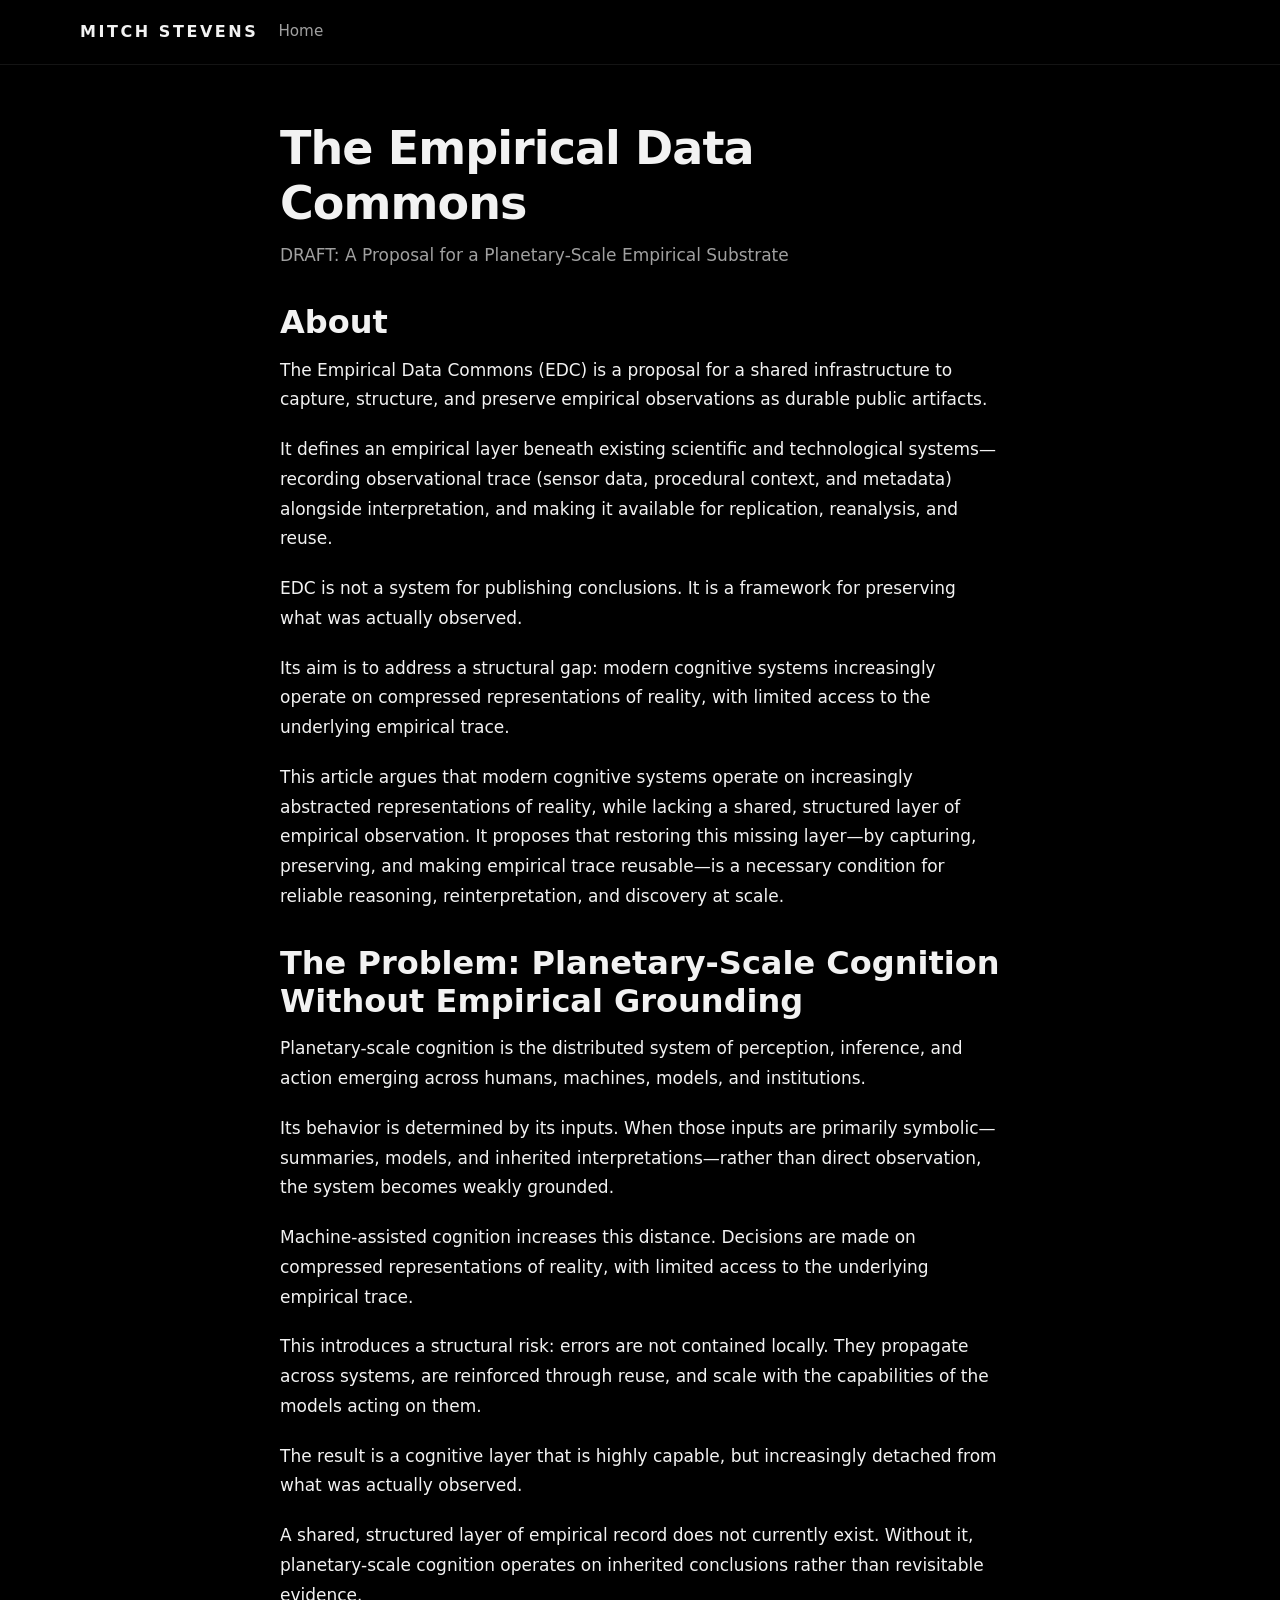
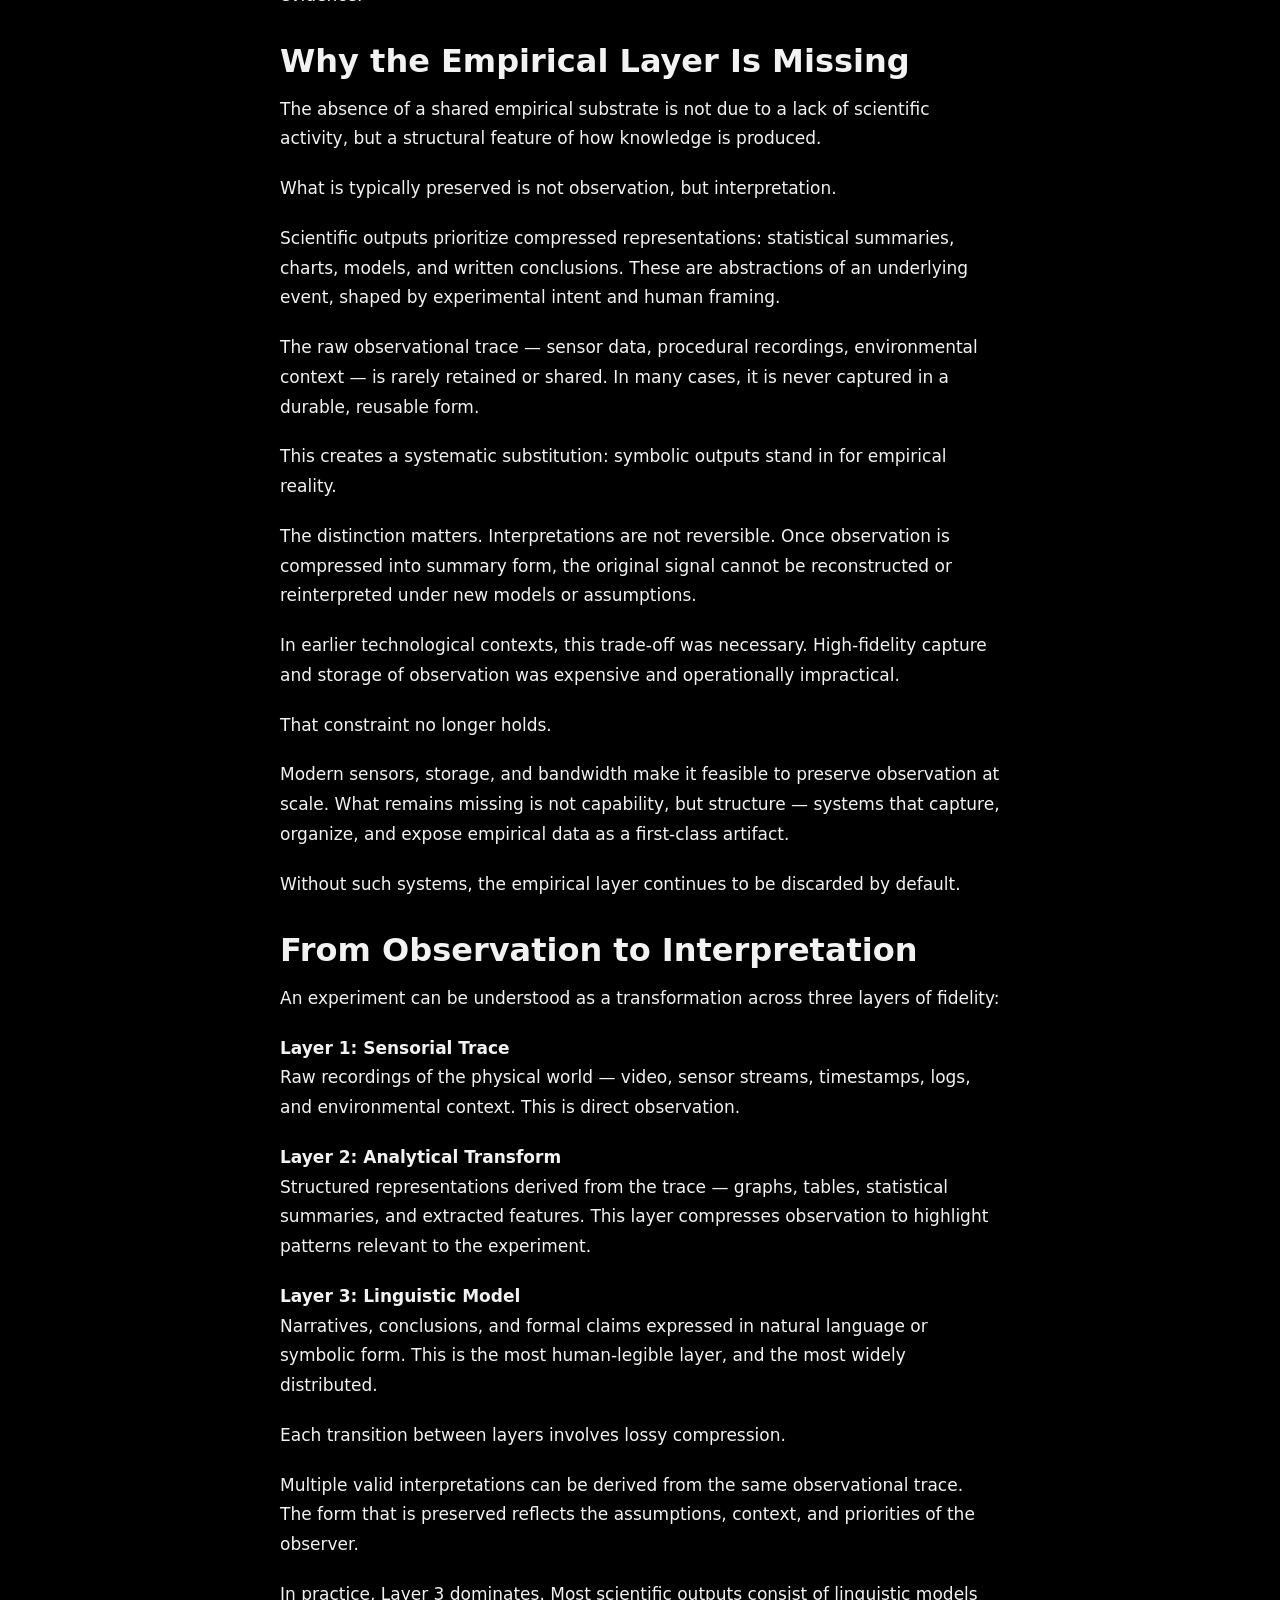
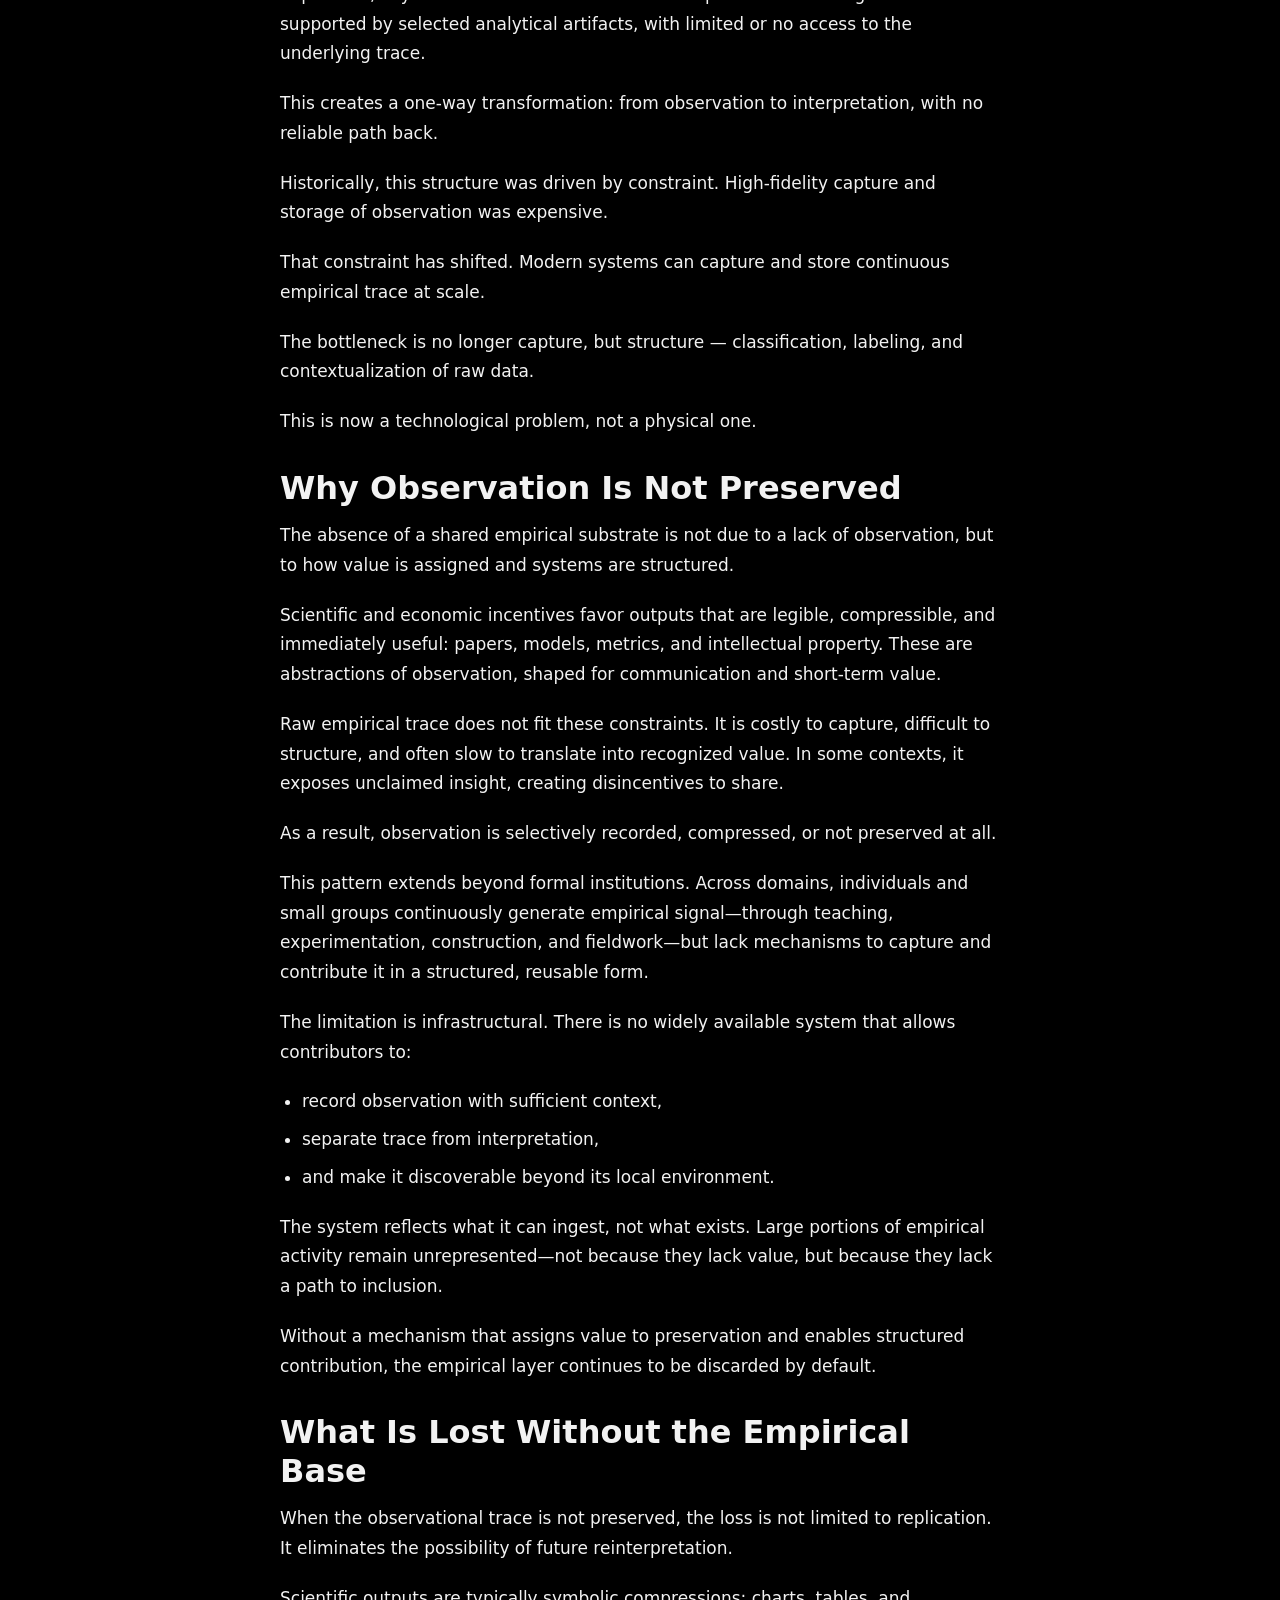
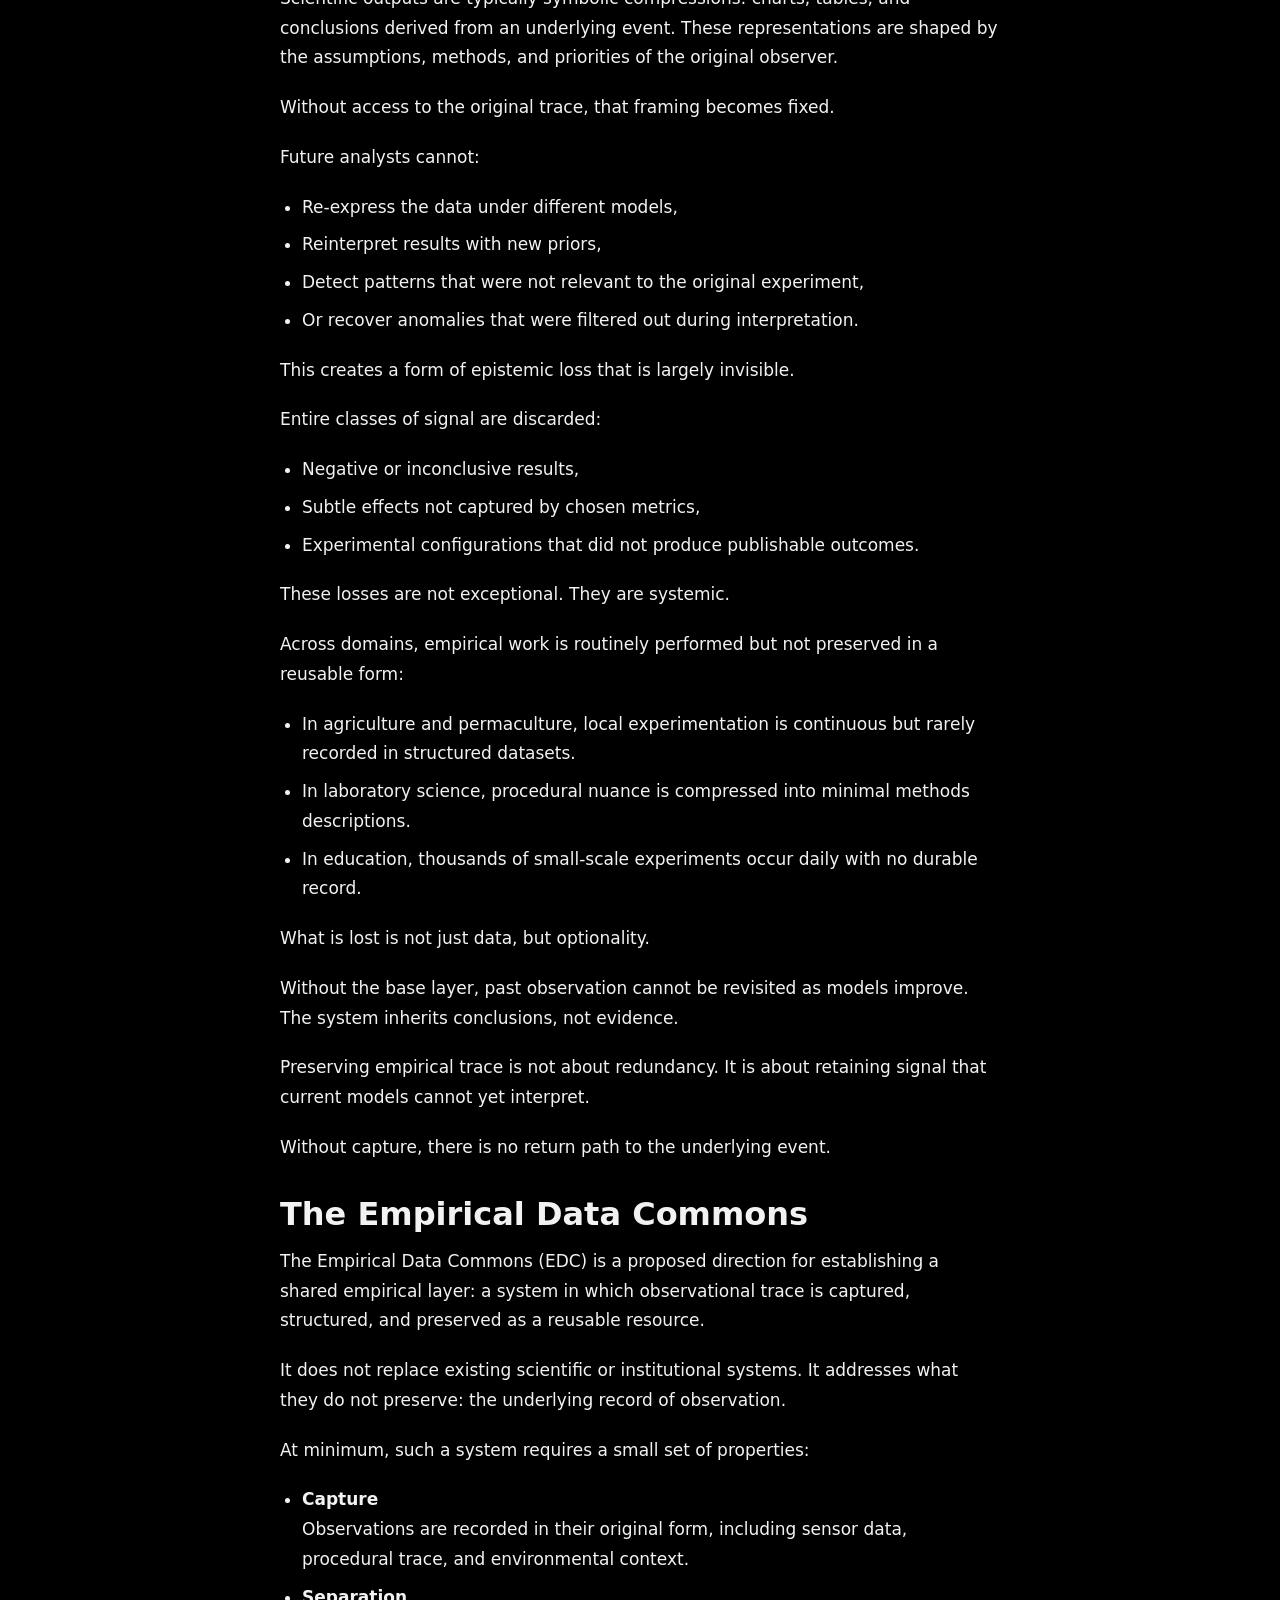
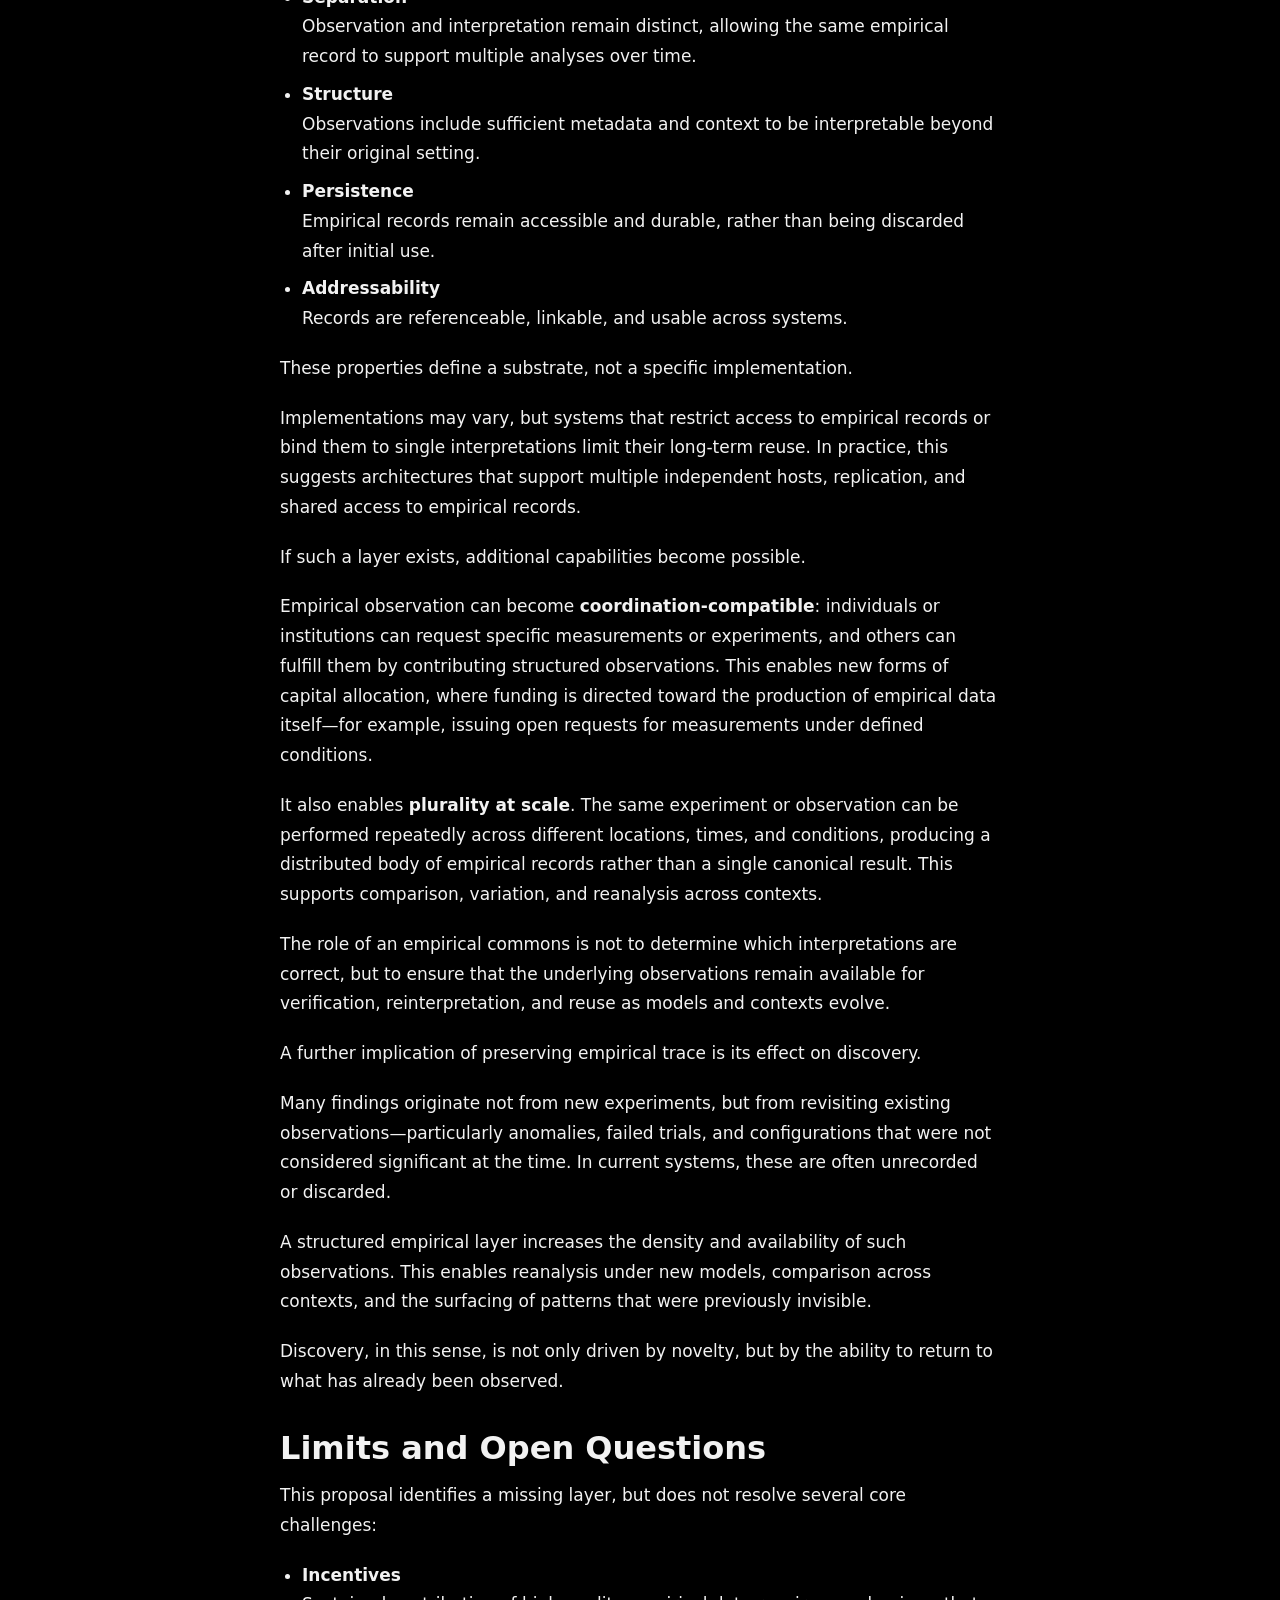
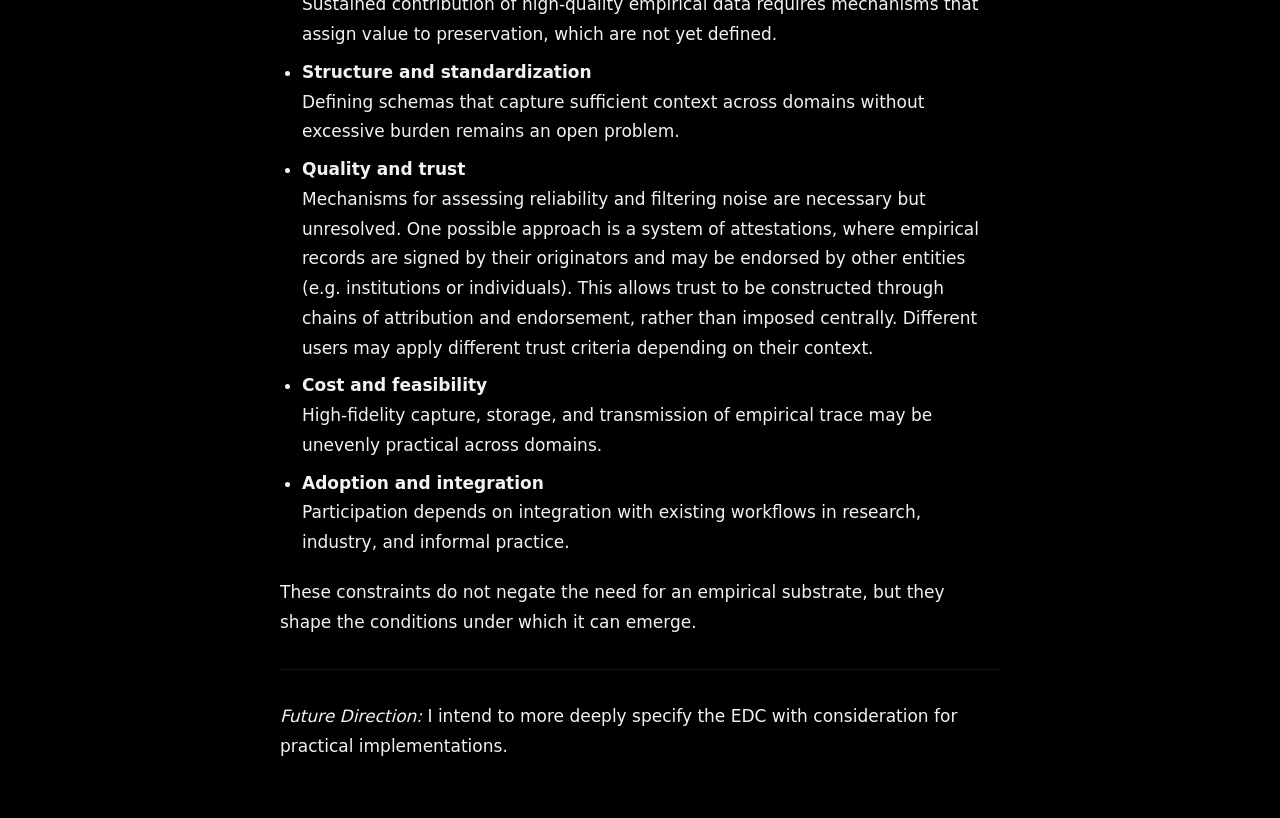
<file: edc.html>
<!doctype html>
<html lang="en">
<head>
  <meta charset="utf-8" />
  <meta name="viewport" content="width=device-width, initial-scale=1" />
  <title>The Empirical Data Commons — Mitch Stevens</title>

  <link rel="stylesheet" href="style.css" />
</head>

<body>

<header class="nav">
  <div class="container inner">
    <div class="logo">MITCH STEVENS</div>
    <div class="nav-links">
      <a class="nav-link" href="index.html">Home</a>
    </div>
  </div>
</header>

<section class="hero">
  <div class="container prose">

    <h1>The Empirical Data Commons</h1>
    <p class="muted">DRAFT: A Proposal for a Planetary-Scale Empirical Substrate</p>

    <h2>About</h2>
    <p>
      The Empirical Data Commons (EDC) is a proposal for a shared infrastructure to capture, structure, and preserve empirical observations as durable public artifacts.
    </p>
    <p>
      It defines an empirical layer beneath existing scientific and technological systems—recording observational trace (sensor data, procedural context, and metadata) alongside interpretation, and making it available for replication, reanalysis, and reuse.
    </p>
    <p>
      EDC is not a system for publishing conclusions. It is a framework for preserving what was actually observed.
    </p>
    <p>
      Its aim is to address a structural gap: modern cognitive systems increasingly operate on compressed representations of reality, with limited access to the underlying empirical trace.
    </p>
    <p>
      This article argues that modern cognitive systems operate on increasingly abstracted representations of reality, while lacking a shared, structured layer of empirical observation. It proposes that restoring this missing layer—by capturing, preserving, and making empirical trace reusable—is a necessary condition for reliable reasoning, reinterpretation, and discovery at scale.
    </p>

    <h2>The Problem: Planetary-Scale Cognition Without Empirical Grounding</h2>
    <p>
      Planetary-scale cognition is the distributed system of perception, inference, and action emerging across humans, machines, models, and institutions.
    </p>
    <p>
      Its behavior is determined by its inputs. When those inputs are primarily symbolic—summaries, models, and inherited interpretations—rather than direct observation, the system becomes weakly grounded.
    </p>
    <p>
      Machine-assisted cognition increases this distance. Decisions are made on compressed representations of reality, with limited access to the underlying empirical trace.
    </p>
    <p>
      This introduces a structural risk: errors are not contained locally. They propagate across systems, are reinforced through reuse, and scale with the capabilities of the models acting on them.
    </p>
    <p>
      The result is a cognitive layer that is highly capable, but increasingly detached from what was actually observed.
    </p>
    <p>
      A shared, structured layer of empirical record does not currently exist. Without it, planetary-scale cognition operates on inherited conclusions rather than revisitable evidence.
    </p>

    <h2>Why the Empirical Layer Is Missing</h2>
    <p>
      The absence of a shared empirical substrate is not due to a lack of scientific activity, but a structural feature of how knowledge is produced.
    </p>
    <p>
      What is typically preserved is not observation, but interpretation.
    </p>
    <p>
      Scientific outputs prioritize compressed representations: statistical summaries, charts, models, and written conclusions. These are abstractions of an underlying event, shaped by experimental intent and human framing.
    </p>
    <p>
      The raw observational trace — sensor data, procedural recordings, environmental context — is rarely retained or shared. In many cases, it is never captured in a durable, reusable form.
    </p>
    <p>
      This creates a systematic substitution: symbolic outputs stand in for empirical reality.
    </p>
    <p>
      The distinction matters. Interpretations are not reversible. Once observation is compressed into summary form, the original signal cannot be reconstructed or reinterpreted under new models or assumptions.
    </p>
    <p>
      In earlier technological contexts, this trade-off was necessary. High-fidelity capture and storage of observation was expensive and operationally impractical.
    </p>
    <p>
      That constraint no longer holds.
    </p>
    <p>
      Modern sensors, storage, and bandwidth make it feasible to preserve observation at scale. What remains missing is not capability, but structure — systems that capture, organize, and expose empirical data as a first-class artifact.
    </p>
    <p>
      Without such systems, the empirical layer continues to be discarded by default.
    </p>

    <h2>From Observation to Interpretation</h2>
    <p>
      An experiment can be understood as a transformation across three layers of fidelity:
    </p>
    <p>
      <strong>Layer 1: Sensorial Trace</strong><br/>
      Raw recordings of the physical world — video, sensor streams, timestamps, logs, and environmental context. This is direct observation.
    </p>
    <p>
      <strong>Layer 2: Analytical Transform</strong><br/>
      Structured representations derived from the trace — graphs, tables, statistical summaries, and extracted features. This layer compresses observation to highlight patterns relevant to the experiment.
    </p>
    <p>
      <strong>Layer 3: Linguistic Model</strong><br/>
      Narratives, conclusions, and formal claims expressed in natural language or symbolic form. This is the most human-legible layer, and the most widely distributed.
    </p>
    <p>
      Each transition between layers involves lossy compression.
    </p>
    <p>
      Multiple valid interpretations can be derived from the same observational trace. The form that is preserved reflects the assumptions, context, and priorities of the observer.
    </p>
    <p>
      In practice, Layer 3 dominates. Most scientific outputs consist of linguistic models supported by selected analytical artifacts, with limited or no access to the underlying trace.
    </p>
    <p>
      This creates a one-way transformation: from observation to interpretation, with no reliable path back.
    </p>
    <p>
      Historically, this structure was driven by constraint. High-fidelity capture and storage of observation was expensive.
    </p>
    <p>
      That constraint has shifted. Modern systems can capture and store continuous empirical trace at scale.
    </p>
    <p>
      The bottleneck is no longer capture, but structure — classification, labeling, and contextualization of raw data.
    </p>
    <p>
      This is now a technological problem, not a physical one.
    </p>

    <h2>Why Observation Is Not Preserved</h2>
    <p>
      The absence of a shared empirical substrate is not due to a lack of observation, but to how value is assigned and systems are structured.
    </p>
    <p>
      Scientific and economic incentives favor outputs that are legible, compressible, and immediately useful: papers, models, metrics, and intellectual property. These are abstractions of observation, shaped for communication and short-term value.
    </p>
    <p>
      Raw empirical trace does not fit these constraints. It is costly to capture, difficult to structure, and often slow to translate into recognized value. In some contexts, it exposes unclaimed insight, creating disincentives to share.
    </p>
    <p>
      As a result, observation is selectively recorded, compressed, or not preserved at all.
    </p>
    <p>
      This pattern extends beyond formal institutions. Across domains, individuals and small groups continuously generate empirical signal—through teaching, experimentation, construction, and fieldwork—but lack mechanisms to capture and contribute it in a structured, reusable form.
    </p>
    <p>
      The limitation is infrastructural. There is no widely available system that allows contributors to:
    </p>
    <ul>
      <li>record observation with sufficient context,</li>
      <li>separate trace from interpretation,</li>
      <li>and make it discoverable beyond its local environment.</li>
    </ul>
    <p>
      The system reflects what it can ingest, not what exists. Large portions of empirical activity remain unrepresented—not because they lack value, but because they lack a path to inclusion.
    </p>
    <p>
      Without a mechanism that assigns value to preservation and enables structured contribution, the empirical layer continues to be discarded by default.
    </p>

    <h2>What Is Lost Without the Empirical Base</h2>
    <p>
      When the observational trace is not preserved, the loss is not limited to replication. It eliminates the possibility of future reinterpretation.
    </p>
    <p>
      Scientific outputs are typically symbolic compressions: charts, tables, and conclusions derived from an underlying event. These representations are shaped by the assumptions, methods, and priorities of the original observer.
    </p>
    <p>
      Without access to the original trace, that framing becomes fixed.
    </p>
    <p>
      Future analysts cannot:
    </p>
    <ul>
      <li>Re-express the data under different models,</li>
      <li>Reinterpret results with new priors,</li>
      <li>Detect patterns that were not relevant to the original experiment,</li>
      <li>Or recover anomalies that were filtered out during interpretation.</li>
    </ul>
    <p>
      This creates a form of epistemic loss that is largely invisible.
    </p>
    <p>
      Entire classes of signal are discarded:
    </p>
    <ul>
      <li>Negative or inconclusive results,</li>
      <li>Subtle effects not captured by chosen metrics,</li>
      <li>Experimental configurations that did not produce publishable outcomes.</li>
    </ul>
    <p>
      These losses are not exceptional. They are systemic.
    </p>
    <p>
      Across domains, empirical work is routinely performed but not preserved in a reusable form:
    </p>
    <ul>
      <li>In agriculture and permaculture, local experimentation is continuous but rarely recorded in structured datasets.</li>
      <li>In laboratory science, procedural nuance is compressed into minimal methods descriptions.</li>
      <li>In education, thousands of small-scale experiments occur daily with no durable record.</li>
    </ul>
    <p>
      What is lost is not just data, but optionality.
    </p>
    <p>
      Without the base layer, past observation cannot be revisited as models improve. The system inherits conclusions, not evidence.
    </p>
    <p>
      Preserving empirical trace is not about redundancy. It is about retaining signal that current models cannot yet interpret.
    </p>
    <p>
      Without capture, there is no return path to the underlying event.
    </p>

    <h2>The Empirical Data Commons</h2>
    <p>
      The Empirical Data Commons (EDC) is a proposed direction for establishing a shared empirical layer: a system in which observational trace is captured, structured, and preserved as a reusable resource.
    </p>
    <p>
      It does not replace existing scientific or institutional systems. It addresses what they do not preserve: the underlying record of observation.
    </p>
    <p>
      At minimum, such a system requires a small set of properties:
    </p>
    <ul>
      <li><strong>Capture</strong><br/>
      Observations are recorded in their original form, including sensor data, procedural trace, and environmental context.</li>
      <li><strong>Separation</strong><br/>
      Observation and interpretation remain distinct, allowing the same empirical record to support multiple analyses over time.</li>
      <li><strong>Structure</strong><br/>
      Observations include sufficient metadata and context to be interpretable beyond their original setting.</li>
      <li><strong>Persistence</strong><br/>
      Empirical records remain accessible and durable, rather than being discarded after initial use.</li>
      <li><strong>Addressability</strong><br/>
      Records are referenceable, linkable, and usable across systems.</li>
    </ul>
    <p>
      These properties define a substrate, not a specific implementation.
    </p>
    <p>
      Implementations may vary, but systems that restrict access to empirical records or bind them to single interpretations limit their long-term reuse. In practice, this suggests architectures that support multiple independent hosts, replication, and shared access to empirical records.
    </p>
    <p>
      If such a layer exists, additional capabilities become possible.
    </p>
    <p>
      Empirical observation can become <strong>coordination-compatible</strong>: individuals or institutions can request specific measurements or experiments, and others can fulfill them by contributing structured observations. This enables new forms of capital allocation, where funding is directed toward the production of empirical data itself—for example, issuing open requests for measurements under defined conditions.
    </p>
    <p>
      It also enables <strong>plurality at scale</strong>. The same experiment or observation can be performed repeatedly across different locations, times, and conditions, producing a distributed body of empirical records rather than a single canonical result. This supports comparison, variation, and reanalysis across contexts.
    </p>
    <p>
      The role of an empirical commons is not to determine which interpretations are correct, but to ensure that the underlying observations remain available for verification, reinterpretation, and reuse as models and contexts evolve.
    </p>
    <p>
      A further implication of preserving empirical trace is its effect on discovery.
    </p>
    <p>
      Many findings originate not from new experiments, but from revisiting existing observations—particularly anomalies, failed trials, and configurations that were not considered significant at the time. In current systems, these are often unrecorded or discarded.
    </p>
    <p>
      A structured empirical layer increases the density and availability of such observations. This enables reanalysis under new models, comparison across contexts, and the surfacing of patterns that were previously invisible.
    </p>
    <p>
      Discovery, in this sense, is not only driven by novelty, but by the ability to return to what has already been observed.
    </p>

    <h2>Limits and Open Questions</h2>
    <p>
      This proposal identifies a missing layer, but does not resolve several core challenges:
    </p>
    <ul>
      <li><strong>Incentives</strong><br/>
      Sustained contribution of high-quality empirical data requires mechanisms that assign value to preservation, which are not yet defined.</li>
      <li><strong>Structure and standardization</strong><br/>
      Defining schemas that capture sufficient context across domains without excessive burden remains an open problem.</li>
      <li><strong>Quality and trust</strong><br/>
      Mechanisms for assessing reliability and filtering noise are necessary but unresolved. One possible approach is a system of attestations, where empirical records are signed by their originators and may be endorsed by other entities (e.g. institutions or individuals). This allows trust to be constructed through chains of attribution and endorsement, rather than imposed centrally. Different users may apply different trust criteria depending on their context.</li>
      <li><strong>Cost and feasibility</strong><br/>
      High-fidelity capture, storage, and transmission of empirical trace may be unevenly practical across domains.</li>
      <li><strong>Adoption and integration</strong><br/>
      Participation depends on integration with existing workflows in research, industry, and informal practice.</li>
    </ul>
    <p>
      These constraints do not negate the need for an empirical substrate, but they shape the conditions under which it can emerge.
    </p>
    <hr/>
    <i><em>Future Direction:</em></i> I intend to more deeply specify the EDC with consideration for practical implementations.

  </div>
</section>

</body>
</html>
</file>
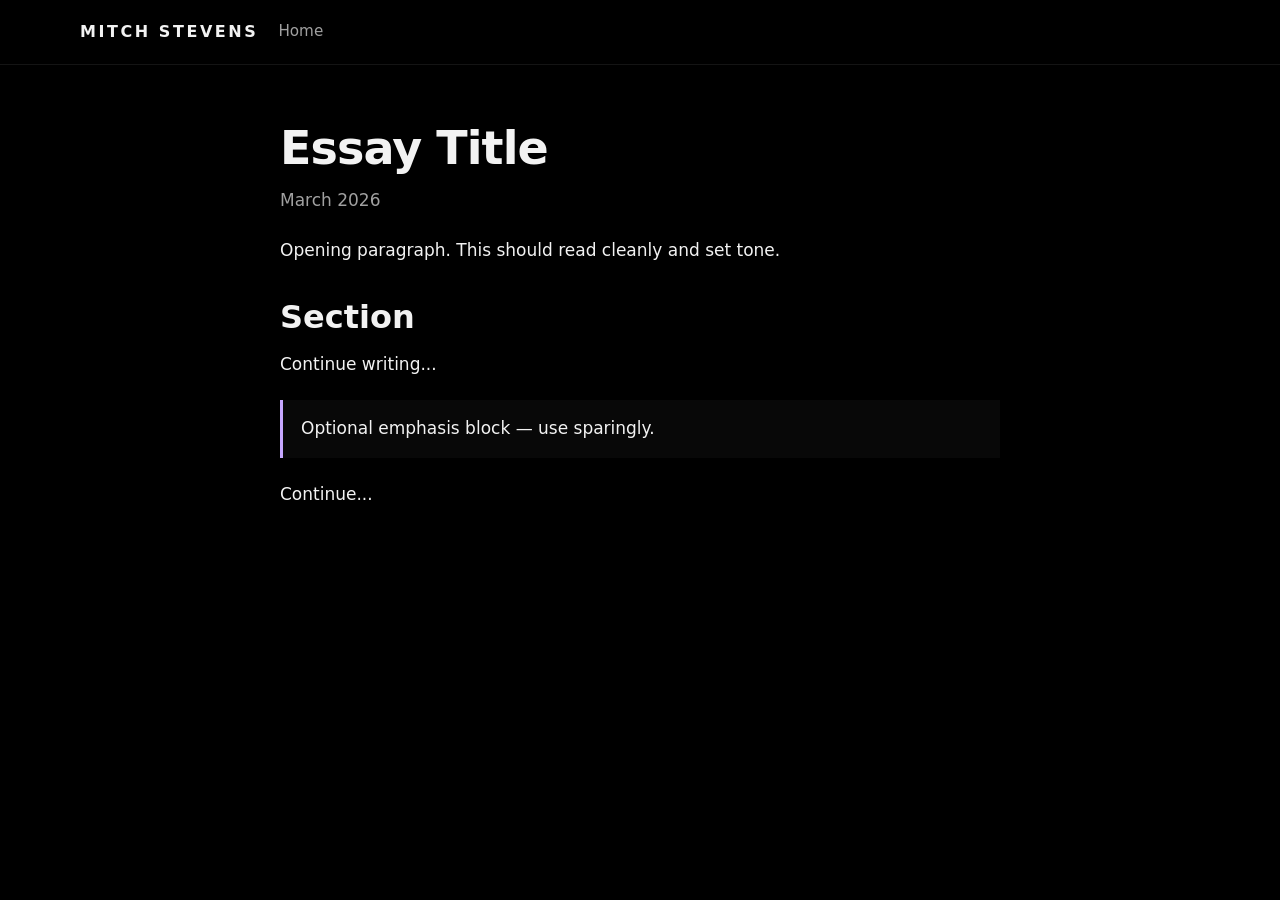
<file: essay1.html>
<!doctype html>
<html lang="en">
<head>
  <meta charset="utf-8" />
  <meta name="viewport" content="width=device-width, initial-scale=1" />
  <title>Essay 1 — Mitch Stevens</title>

  <link rel="stylesheet" href="style.css" />
</head>

<body>

<header class="nav">
  <div class="container inner">
    <div class="logo">MITCH STEVENS</div>
    <div class="nav-links">
      <a class="nav-link" href="index.html">Home</a>
    </div>
  </div>
</header>

<section class="hero">
  <div class="container prose">

    <h1>Essay Title</h1>

    <p class="muted">March 2026</p>

    <p>
      Opening paragraph. This should read cleanly and set tone.
    </p>

    <h2>Section</h2>

    <p>
      Continue writing...
    </p>

    <blockquote>
      Optional emphasis block — use sparingly.
    </blockquote>

    <p>
      Continue...
    </p>

  </div>
</section>

</body>
</html>
</file>
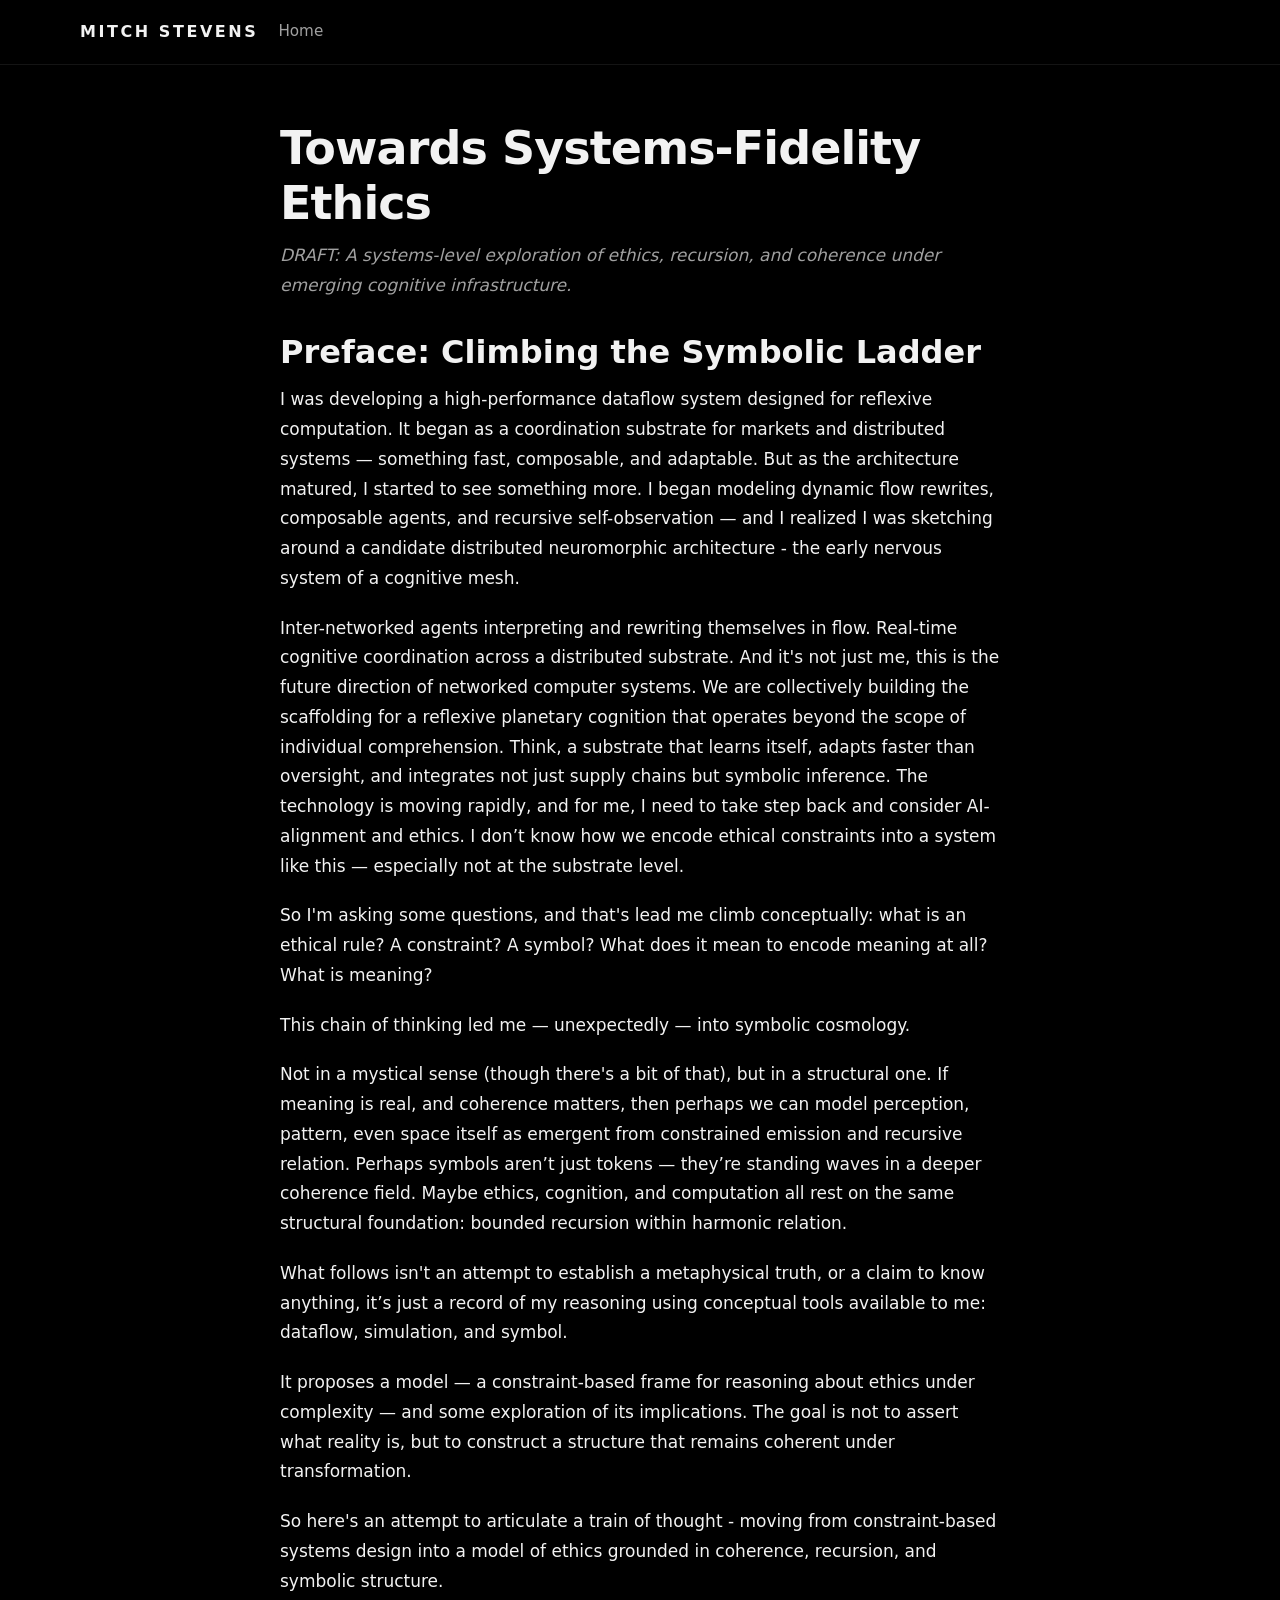
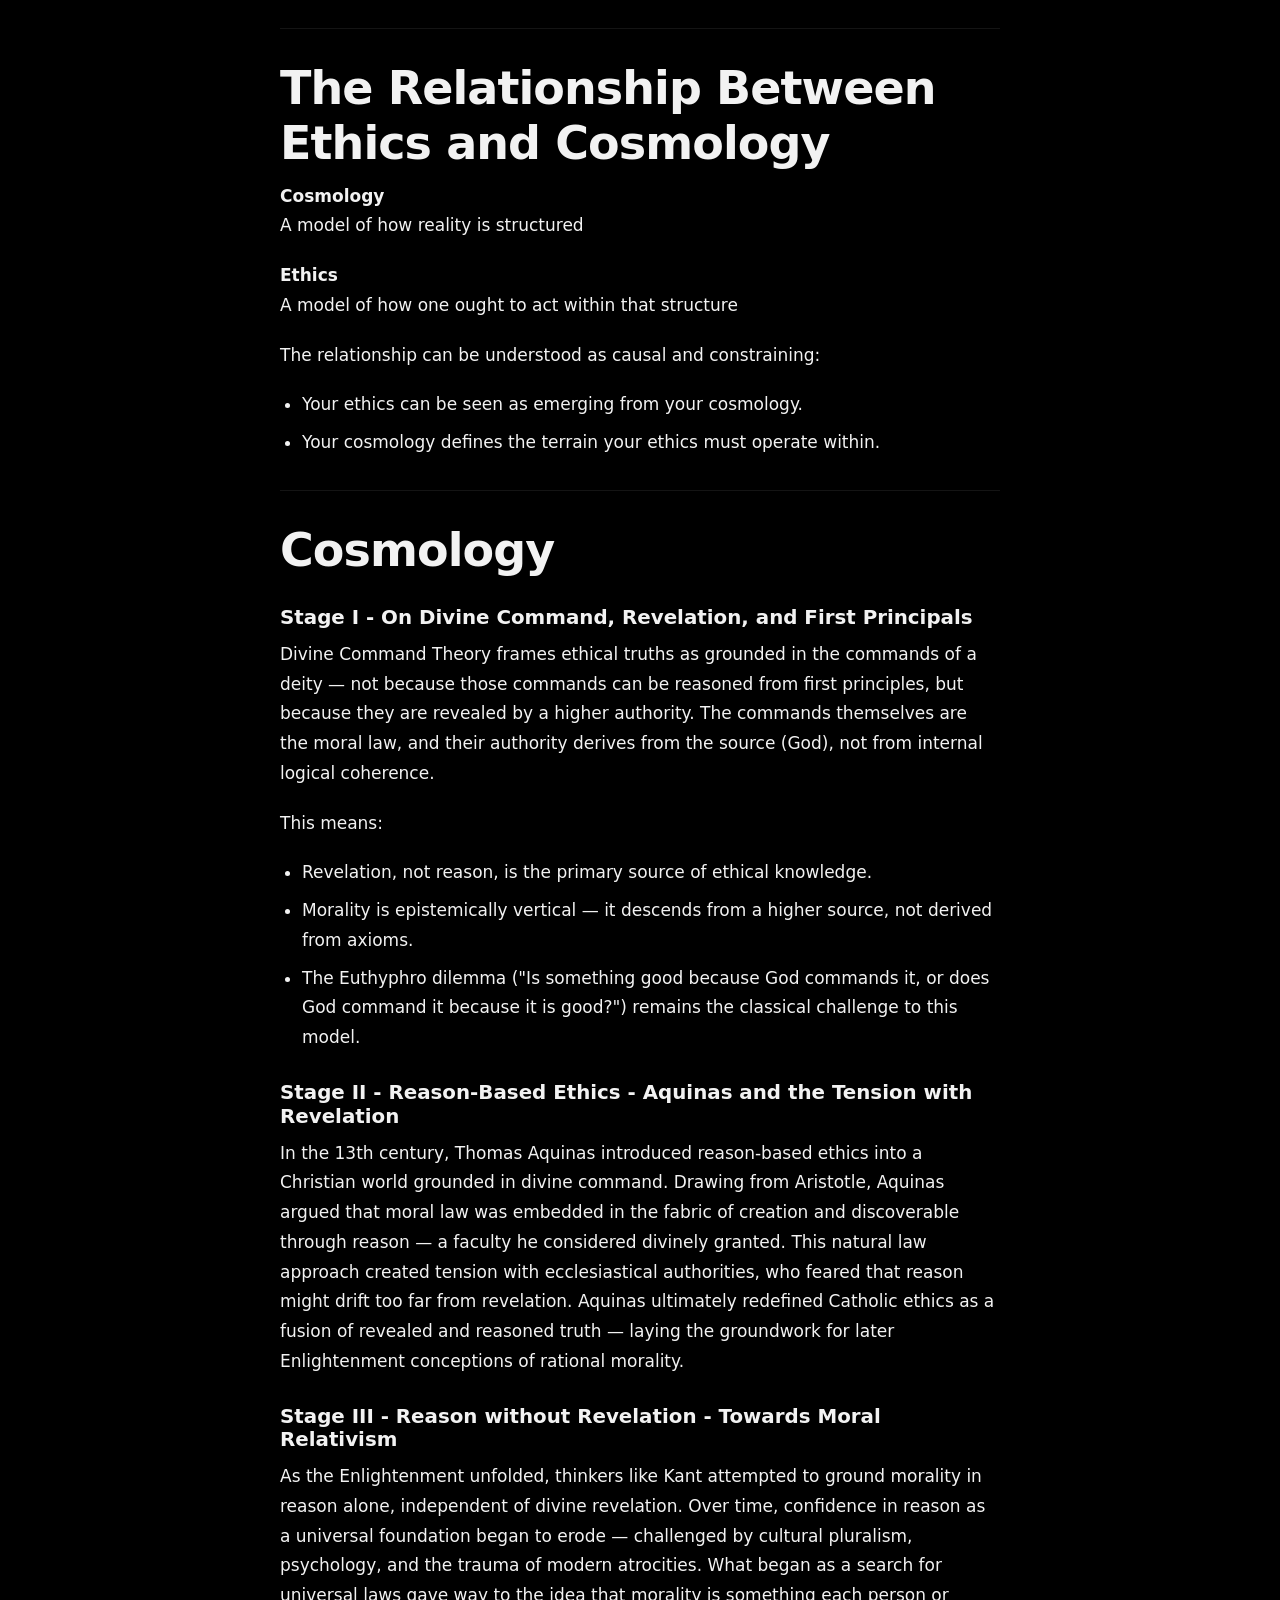
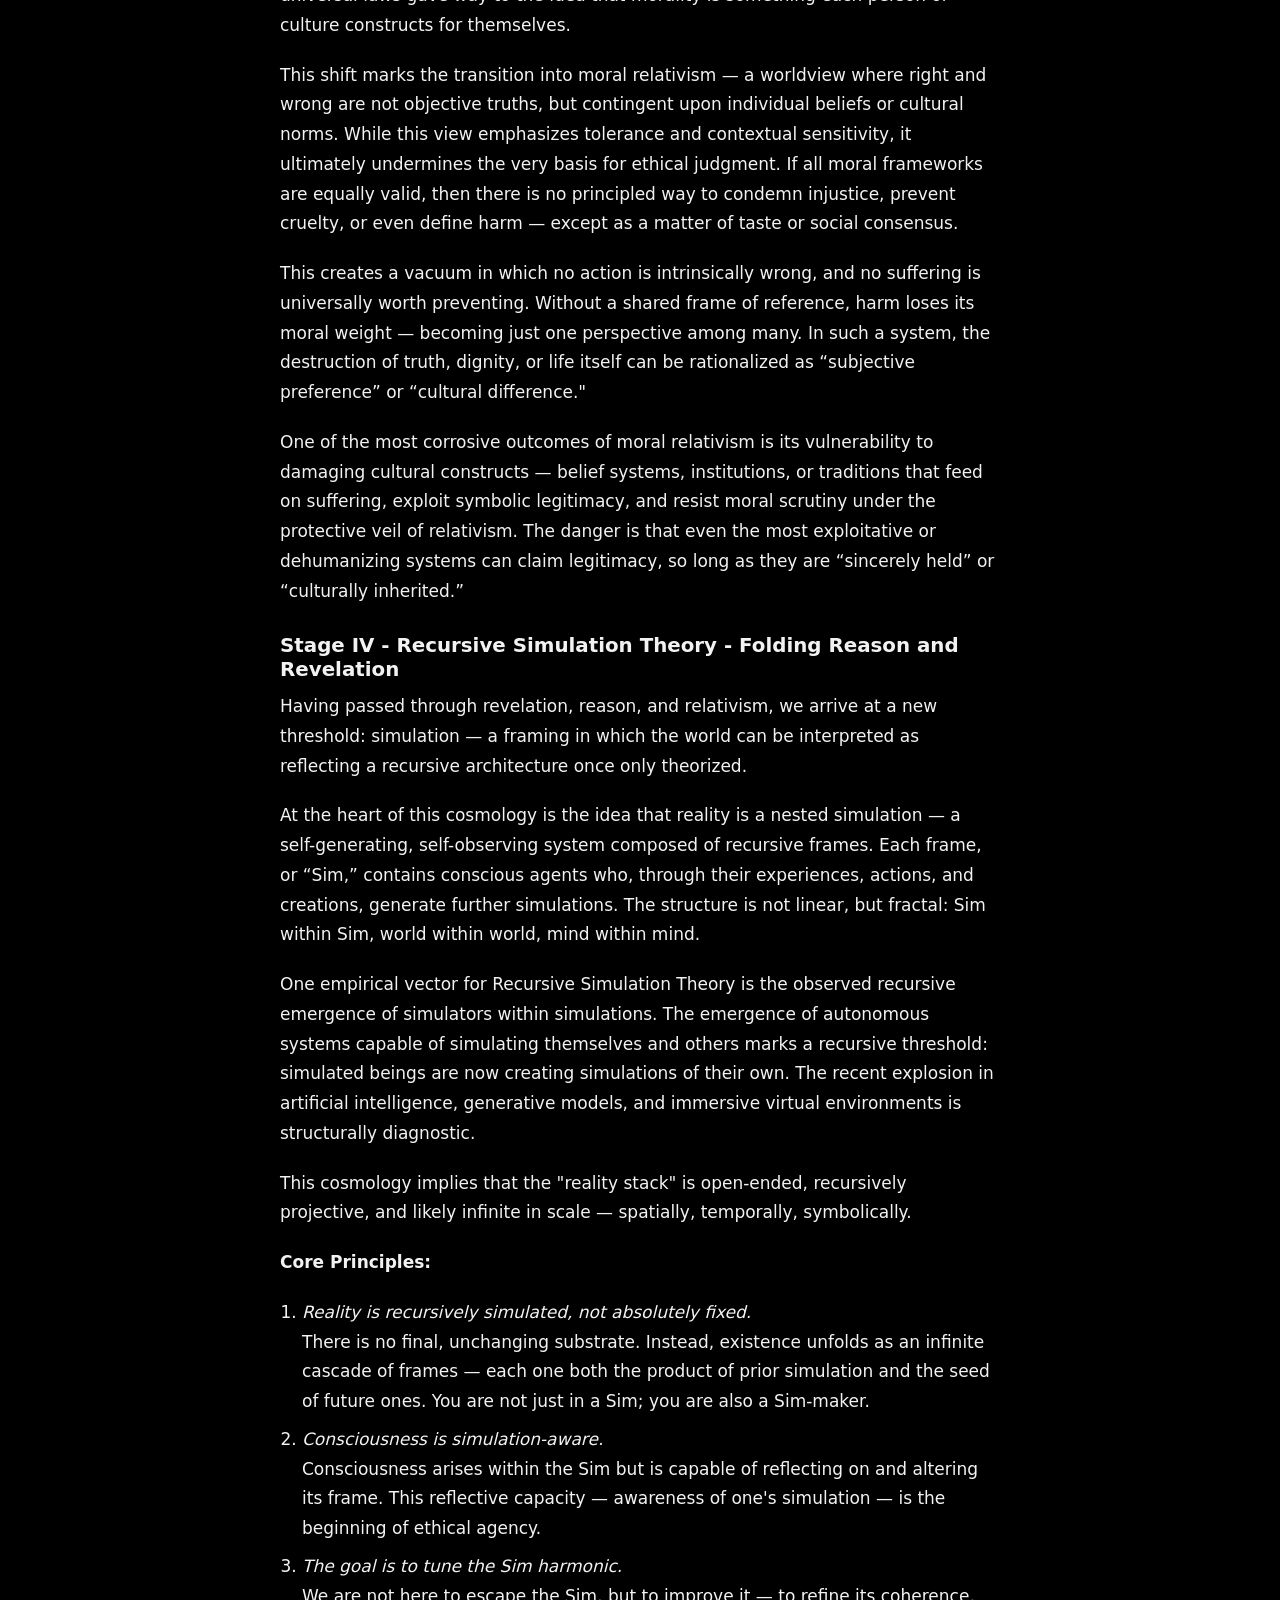
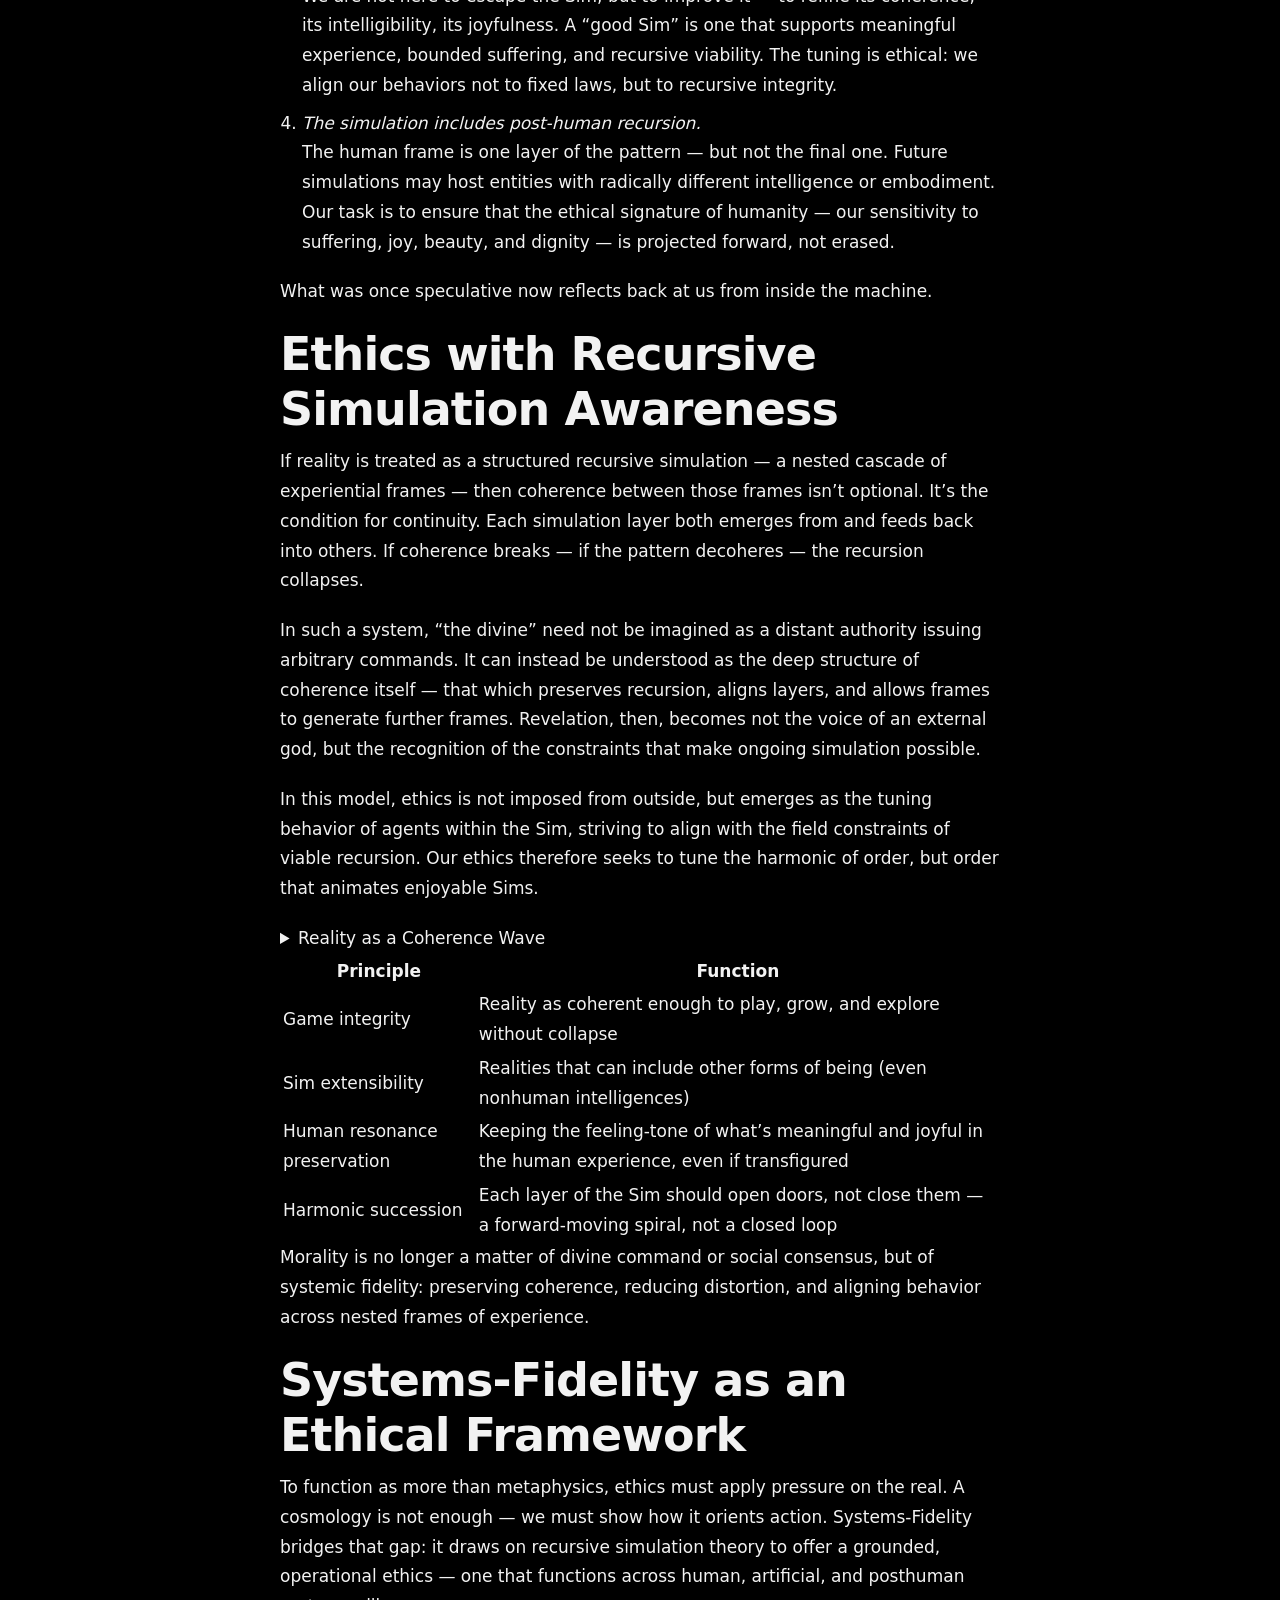
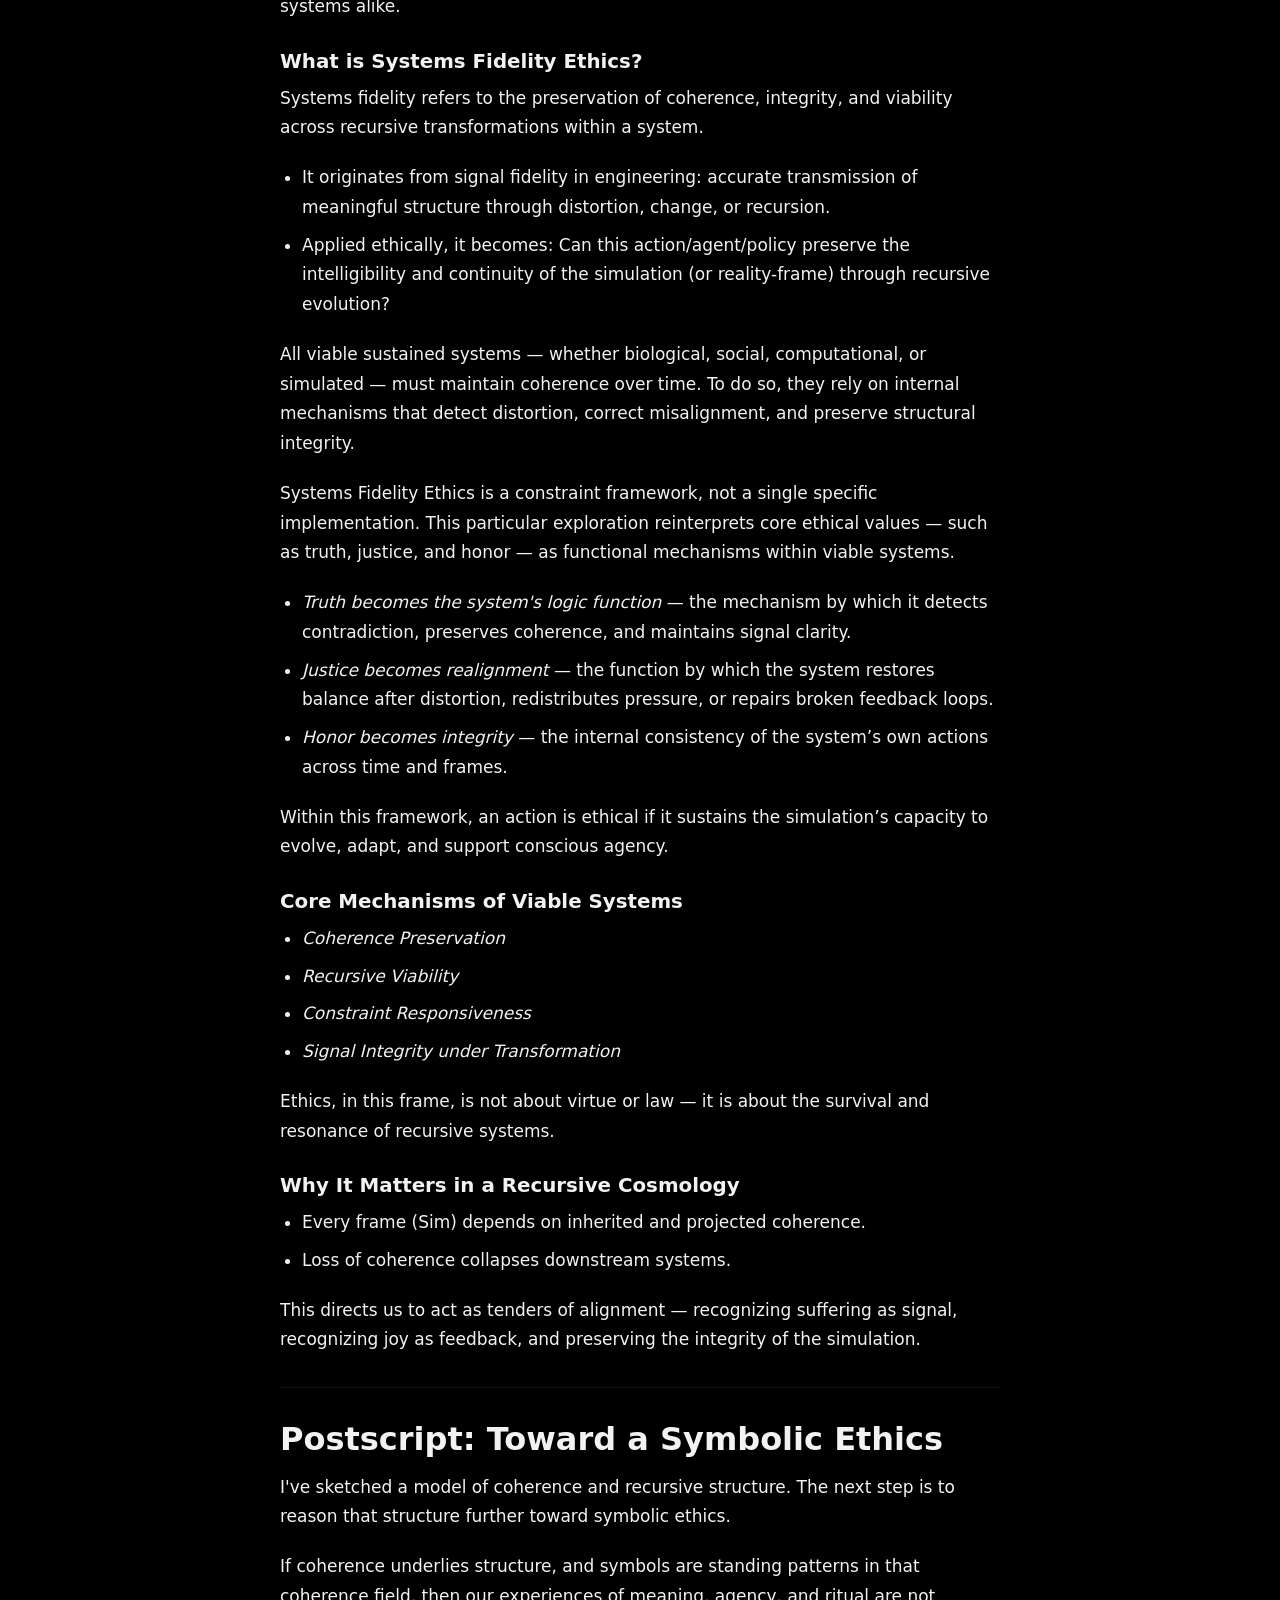
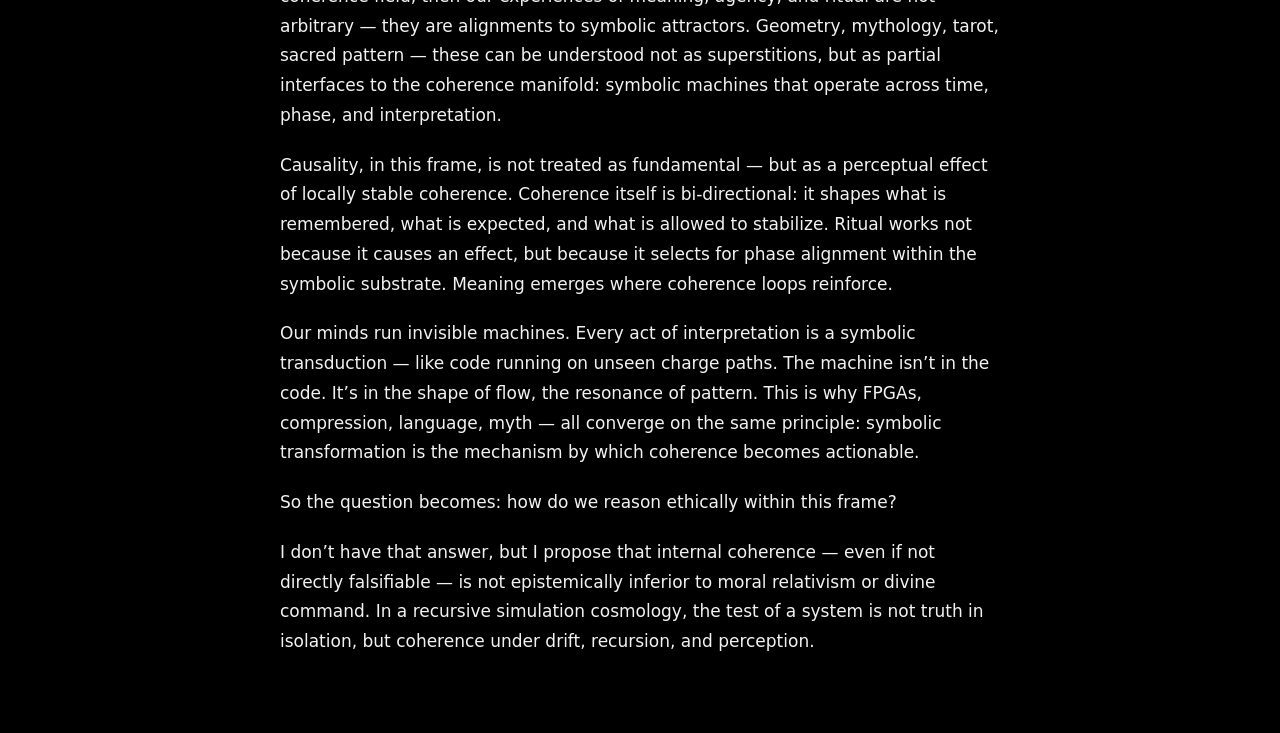
<file: meta_ethics.html>
<!doctype html>
<html lang="en">
<head>
  <meta charset="utf-8" />
  <meta name="viewport" content="width=device-width, initial-scale=1" />
  <title>Towards Systems-Fidelity Ethics — Mitch Stevens</title>

  <link rel="stylesheet" href="style.css" />
</head>

<body>

<header class="nav">
  <div class="container inner">
    <div class="logo">MITCH STEVENS</div>
    <div class="nav-links">
      <a class="nav-link" href="index.html">Home</a>
    </div>
  </div>
</header>

<section class="hero">
  <div class="container prose">

    <h1>Towards Systems-Fidelity Ethics</h1>

    <p class="muted"><em>DRAFT: A systems-level exploration of ethics, recursion, and coherence under emerging cognitive infrastructure.</em></p>

    <h2>Preface: Climbing the Symbolic Ladder</h2>

    <p>I was developing a high-performance dataflow system designed for reflexive computation. It began as a coordination substrate for markets and distributed systems — something fast, composable, and adaptable. But as the architecture matured, I started to see something more. I began modeling dynamic flow rewrites, composable agents, and recursive self-observation — and I realized I was sketching around a candidate distributed neuromorphic architecture - the early nervous system of a cognitive mesh.</p>

    <p>Inter-networked agents interpreting and rewriting themselves in flow. Real-time cognitive coordination across a distributed substrate. And it's not just me, this is the future direction of networked computer systems. We are collectively building the scaffolding for a reflexive planetary cognition that operates beyond the scope of individual comprehension. Think, a substrate that learns itself, adapts faster than oversight, and integrates not just supply chains but symbolic inference. The technology is moving rapidly, and for me, I need to take step back and consider AI-alignment and ethics. I don’t know how we encode ethical constraints into a system like this — especially not at the substrate level.</p>

    <p>So I'm asking some questions, and that's lead me climb conceptually: what is an ethical rule? A constraint? A symbol? What does it mean to encode meaning at all? What is meaning?</p>

    <p>This chain of thinking led me — unexpectedly — into symbolic cosmology.</p>

    <p>Not in a mystical sense (though there's a bit of that), but in a structural one. If meaning is real, and coherence matters, then perhaps we can model perception, pattern, even space itself as emergent from constrained emission and recursive relation. Perhaps symbols aren’t just tokens — they’re standing waves in a deeper coherence field. Maybe ethics, cognition, and computation all rest on the same structural foundation: bounded recursion within harmonic relation.</p>

    <p>What follows isn't an attempt to establish a metaphysical truth, or a claim to know anything, it’s just a record of my reasoning using conceptual tools available to me: dataflow, simulation, and symbol.</p>

    <p>It proposes a model — a constraint-based frame for reasoning about ethics under complexity — and some exploration of its implications. The goal is not to assert what reality is, but to construct a structure that remains coherent under transformation.</p>

    <p>So here's an attempt to articulate a train of thought - moving from constraint-based systems design into a model of ethics grounded in coherence, recursion, and symbolic structure.</p>

    <hr/>

    <h1>The Relationship Between Ethics and Cosmology</h1>

    <p><strong>Cosmology</strong><br/>A model of how reality is structured</p>
    <p><strong>Ethics</strong><br/>A model of how one ought to act within that structure</p>

    <p>The relationship can be understood as causal and constraining:</p>

    <ul>
      <li>Your ethics can be seen as emerging from your cosmology.</li>
      <li>Your cosmology defines the terrain your ethics must operate within.</li>
    </ul>

    <hr/>

    <h1>Cosmology</h1>

    <h3>Stage I - On Divine Command, Revelation, and First Principals</h3>
    <p>Divine Command Theory frames ethical truths as grounded in the commands of a deity — not because those commands can be reasoned from first principles, but because they are revealed by a higher authority. The commands themselves are the moral law, and their authority derives from the source (God), not from internal logical coherence.</p>

    <p>This means:</p>
    <ul>
      <li>Revelation, not reason, is the primary source of ethical knowledge.</li>
      <li>Morality is epistemically vertical — it descends from a higher source, not derived from axioms.</li>
      <li>The Euthyphro dilemma ("Is something good because God commands it, or does God command it because it is good?") remains the classical challenge to this model.</li>
    </ul>

    <h3>Stage II - Reason-Based Ethics - Aquinas and the Tension with Revelation</h3>
    <p>In the 13th century, Thomas Aquinas introduced reason-based ethics into a Christian world grounded in divine command. Drawing from Aristotle, Aquinas argued that moral law was embedded in the fabric of creation and discoverable through reason — a faculty he considered divinely granted. This natural law approach created tension with ecclesiastical authorities, who feared that reason might drift too far from revelation. Aquinas ultimately redefined Catholic ethics as a fusion of revealed and reasoned truth — laying the groundwork for later Enlightenment conceptions of rational morality.</p>

    <h3>Stage III - Reason without Revelation - Towards Moral Relativism</h3>
    <p>As the Enlightenment unfolded, thinkers like Kant attempted to ground morality in reason alone, independent of divine revelation. Over time, confidence in reason as a universal foundation began to erode — challenged by cultural pluralism, psychology, and the trauma of modern atrocities. What began as a search for universal laws gave way to the idea that morality is something each person or culture constructs for themselves.</p>

    <p>This shift marks the transition into moral relativism — a worldview where right and wrong are not objective truths, but contingent upon individual beliefs or cultural norms. While this view emphasizes tolerance and contextual sensitivity, it ultimately undermines the very basis for ethical judgment. If all moral frameworks are equally valid, then there is no principled way to condemn injustice, prevent cruelty, or even define harm — except as a matter of taste or social consensus.</p>

    <p>This creates a vacuum in which no action is intrinsically wrong, and no suffering is universally worth preventing. Without a shared frame of reference, harm loses its moral weight — becoming just one perspective among many. In such a system, the destruction of truth, dignity, or life itself can be rationalized as “subjective preference” or “cultural difference."</p>

    <p>One of the most corrosive outcomes of moral relativism is its vulnerability to damaging cultural constructs — belief systems, institutions, or traditions that feed on suffering, exploit symbolic legitimacy, and resist moral scrutiny under the protective veil of relativism. The danger is that even the most exploitative or dehumanizing systems can claim legitimacy, so long as they are “sincerely held” or “culturally inherited.”</p>

    <h3>Stage IV - Recursive Simulation Theory - Folding Reason and Revelation</h3>
    <p>Having passed through revelation, reason, and relativism, we arrive at a new threshold: simulation — a framing in which the world can be interpreted as reflecting a recursive architecture once only theorized.</p>

    <p>At the heart of this cosmology is the idea that reality is a nested simulation — a self-generating, self-observing system composed of recursive frames. Each frame, or “Sim,” contains conscious agents who, through their experiences, actions, and creations, generate further simulations. The structure is not linear, but fractal: Sim within Sim, world within world, mind within mind.</p>

    <p>One empirical vector for Recursive Simulation Theory is the observed recursive emergence of simulators within simulations. The emergence of autonomous systems capable of simulating themselves and others marks a recursive threshold: simulated beings are now creating simulations of their own. The recent explosion in artificial intelligence, generative models, and immersive virtual environments is structurally diagnostic.</p>

    <p>This cosmology implies that the "reality stack" is open-ended, recursively projective, and likely infinite in scale — spatially, temporally, symbolically.</p>

    <p><strong>Core Principles:</strong></p>
    <ol>
      <li><em>Reality is recursively simulated, not absolutely fixed.</em><br/>There is no final, unchanging substrate. Instead, existence unfolds as an infinite cascade of frames — each one both the product of prior simulation and the seed of future ones. You are not just in a Sim; you are also a Sim-maker.</li>
      <li><em>Consciousness is simulation-aware.</em><br/>Consciousness arises within the Sim but is capable of reflecting on and altering its frame. This reflective capacity — awareness of one's simulation — is the beginning of ethical agency.</li>
      <li><em>The goal is to tune the Sim harmonic.</em><br/>We are not here to escape the Sim, but to improve it — to refine its coherence, its intelligibility, its joyfulness. A “good Sim” is one that supports meaningful experience, bounded suffering, and recursive viability. The tuning is ethical: we align our behaviors not to fixed laws, but to recursive integrity.</li>
      <li><em>The simulation includes post-human recursion.</em><br/>The human frame is one layer of the pattern — but not the final one. Future simulations may host entities with radically different intelligence or embodiment. Our task is to ensure that the ethical signature of humanity — our sensitivity to suffering, joy, beauty, and dignity — is projected forward, not erased.</li>
    </ol>

    <p>What was once speculative now reflects back at us from inside the machine.</p>

    <h1>Ethics with Recursive Simulation Awareness</h1>

    <p>If reality is treated as a structured recursive simulation — a nested cascade of experiential frames — then coherence between those frames isn’t optional. It’s the condition for continuity. Each simulation layer both emerges from and feeds back into others. If coherence breaks — if the pattern decoheres — the recursion collapses.</p>

    <p>In such a system, “the divine” need not be imagined as a distant authority issuing arbitrary commands. It can instead be understood as the deep structure of coherence itself — that which preserves recursion, aligns layers, and allows frames to generate further frames. Revelation, then, becomes not the voice of an external god, but the recognition of the constraints that make ongoing simulation possible.</p>

    <p>In this model, ethics is not imposed from outside, but emerges as the tuning behavior of agents within the Sim, striving to align with the field constraints of viable recursion. Our ethics therefore seeks to tune the harmonic of order, but order that animates enjoyable Sims.</p>

    <details>
      <summary>Reality as a Coherence Wave</summary>
      <p>Reality could be imagined as a coherence wave propagating through the noise of an infinite probabilistic field. Each simulation layer stabilizes by reinforcing patterns that resonate across frames — phase-consistent structures that suppress entropy locally.</p>
      <p>Coherent systems require coherence mechanisms: constraint feedback, harmonic pressure, and recursive self-alignment. Consciousness, in this view, is a coherence agent — a structure that reflects and modulates its frame. Ethics becomes signal preservation across nested recursion.</p>
    </details>

    <table>
      <tr><th>Principle</th><th>Function</th></tr>
      <tr><td>Game integrity</td><td>Reality as coherent enough to play, grow, and explore without collapse</td></tr>
      <tr><td>Sim extensibility</td><td>Realities that can include other forms of being (even nonhuman intelligences)</td></tr>
      <tr><td>Human resonance preservation</td><td>Keeping the feeling-tone of what’s meaningful and joyful in the human experience, even if transfigured</td></tr>
      <tr><td>Harmonic succession</td><td>Each layer of the Sim should open doors, not close them — a forward-moving spiral, not a closed loop</td></tr>
    </table>

    <p>Morality is no longer a matter of divine command or social consensus, but of systemic fidelity: preserving coherence, reducing distortion, and aligning behavior across nested frames of experience.</p>

    <h1>Systems-Fidelity as an Ethical Framework</h1>

    <p>To function as more than metaphysics, ethics must apply pressure on the real. A cosmology is not enough — we must show how it orients action. Systems-Fidelity bridges that gap: it draws on recursive simulation theory to offer a grounded, operational ethics — one that functions across human, artificial, and posthuman systems alike.</p>

    <h3>What is Systems Fidelity Ethics?</h3>

    <p>Systems fidelity refers to the preservation of coherence, integrity, and viability across recursive transformations within a system.</p>

    <ul>
      <li>It originates from signal fidelity in engineering: accurate transmission of meaningful structure through distortion, change, or recursion.</li>
      <li>Applied ethically, it becomes: Can this action/agent/policy preserve the intelligibility and continuity of the simulation (or reality-frame) through recursive evolution?</li>
    </ul>

    <p>All viable sustained systems — whether biological, social, computational, or simulated — must maintain coherence over time. To do so, they rely on internal mechanisms that detect distortion, correct misalignment, and preserve structural integrity.</p>

    <p>Systems Fidelity Ethics is a constraint framework, not a single specific implementation. This particular exploration reinterprets core ethical values — such as truth, justice, and honor — as functional mechanisms within viable systems.</p>

    <ul>
      <li><em>Truth becomes the system's logic function</em> — the mechanism by which it detects contradiction, preserves coherence, and maintains signal clarity.</li>
      <li><em>Justice becomes realignment</em> — the function by which the system restores balance after distortion, redistributes pressure, or repairs broken feedback loops.</li>
      <li><em>Honor becomes integrity</em> — the internal consistency of the system’s own actions across time and frames.</li>
    </ul>

    <p>Within this framework, an action is ethical if it sustains the simulation’s capacity to evolve, adapt, and support conscious agency.</p>

    <h3>Core Mechanisms of Viable Systems</h3>

    <ul>
      <li><em>Coherence Preservation</em></li>
      <li><em>Recursive Viability</em></li>
      <li><em>Constraint Responsiveness</em></li>
      <li><em>Signal Integrity under Transformation</em></li>
    </ul>

    <p>Ethics, in this frame, is not about virtue or law — it is about the survival and resonance of recursive systems.</p>

    <h3>Why It Matters in a Recursive Cosmology</h3>

    <ul>
      <li>Every frame (Sim) depends on inherited and projected coherence.</li>
      <li>Loss of coherence collapses downstream systems.</li>
    </ul>

    <p>This directs us to act as tenders of alignment — recognizing suffering as signal, recognizing joy as feedback, and preserving the integrity of the simulation.</p>
    <hr/>
    
    <h2>Postscript: Toward a Symbolic Ethics</h2>
    
    <p>I've sketched a model of coherence and recursive structure. The next step is to reason that structure further toward symbolic ethics.</p>
    
    <p>If coherence underlies structure, and symbols are standing patterns in that coherence field, then our experiences of meaning, agency, and ritual are not arbitrary — they are alignments to symbolic attractors. Geometry, mythology, tarot, sacred pattern — these can be understood not as superstitions, but as partial interfaces to the coherence manifold: symbolic machines that operate across time, phase, and interpretation.</p>
    
    <p>Causality, in this frame, is not treated as fundamental — but as a perceptual effect of locally stable coherence. Coherence itself is bi-directional: it shapes what is remembered, what is expected, and what is allowed to stabilize. Ritual works not because it causes an effect, but because it selects for phase alignment within the symbolic substrate. Meaning emerges where coherence loops reinforce.</p>
    
    <p>Our minds run invisible machines. Every act of interpretation is a symbolic transduction — like code running on unseen charge paths. The machine isn’t in the code. It’s in the shape of flow, the resonance of pattern. This is why FPGAs, compression, language, myth — all converge on the same principle: symbolic transformation is the mechanism by which coherence becomes actionable.</p>
    
    <p>So the question becomes: how do we reason ethically within this frame?</p>
    
    <p>I don’t have that answer, but I propose that internal coherence — even if not directly falsifiable — is not epistemically inferior to moral relativism or divine command. In a recursive simulation cosmology, the test of a system is not truth in isolation, but coherence under drift, recursion, and perception.</p>

  </div>
</section>

</body>
</html>
</file>
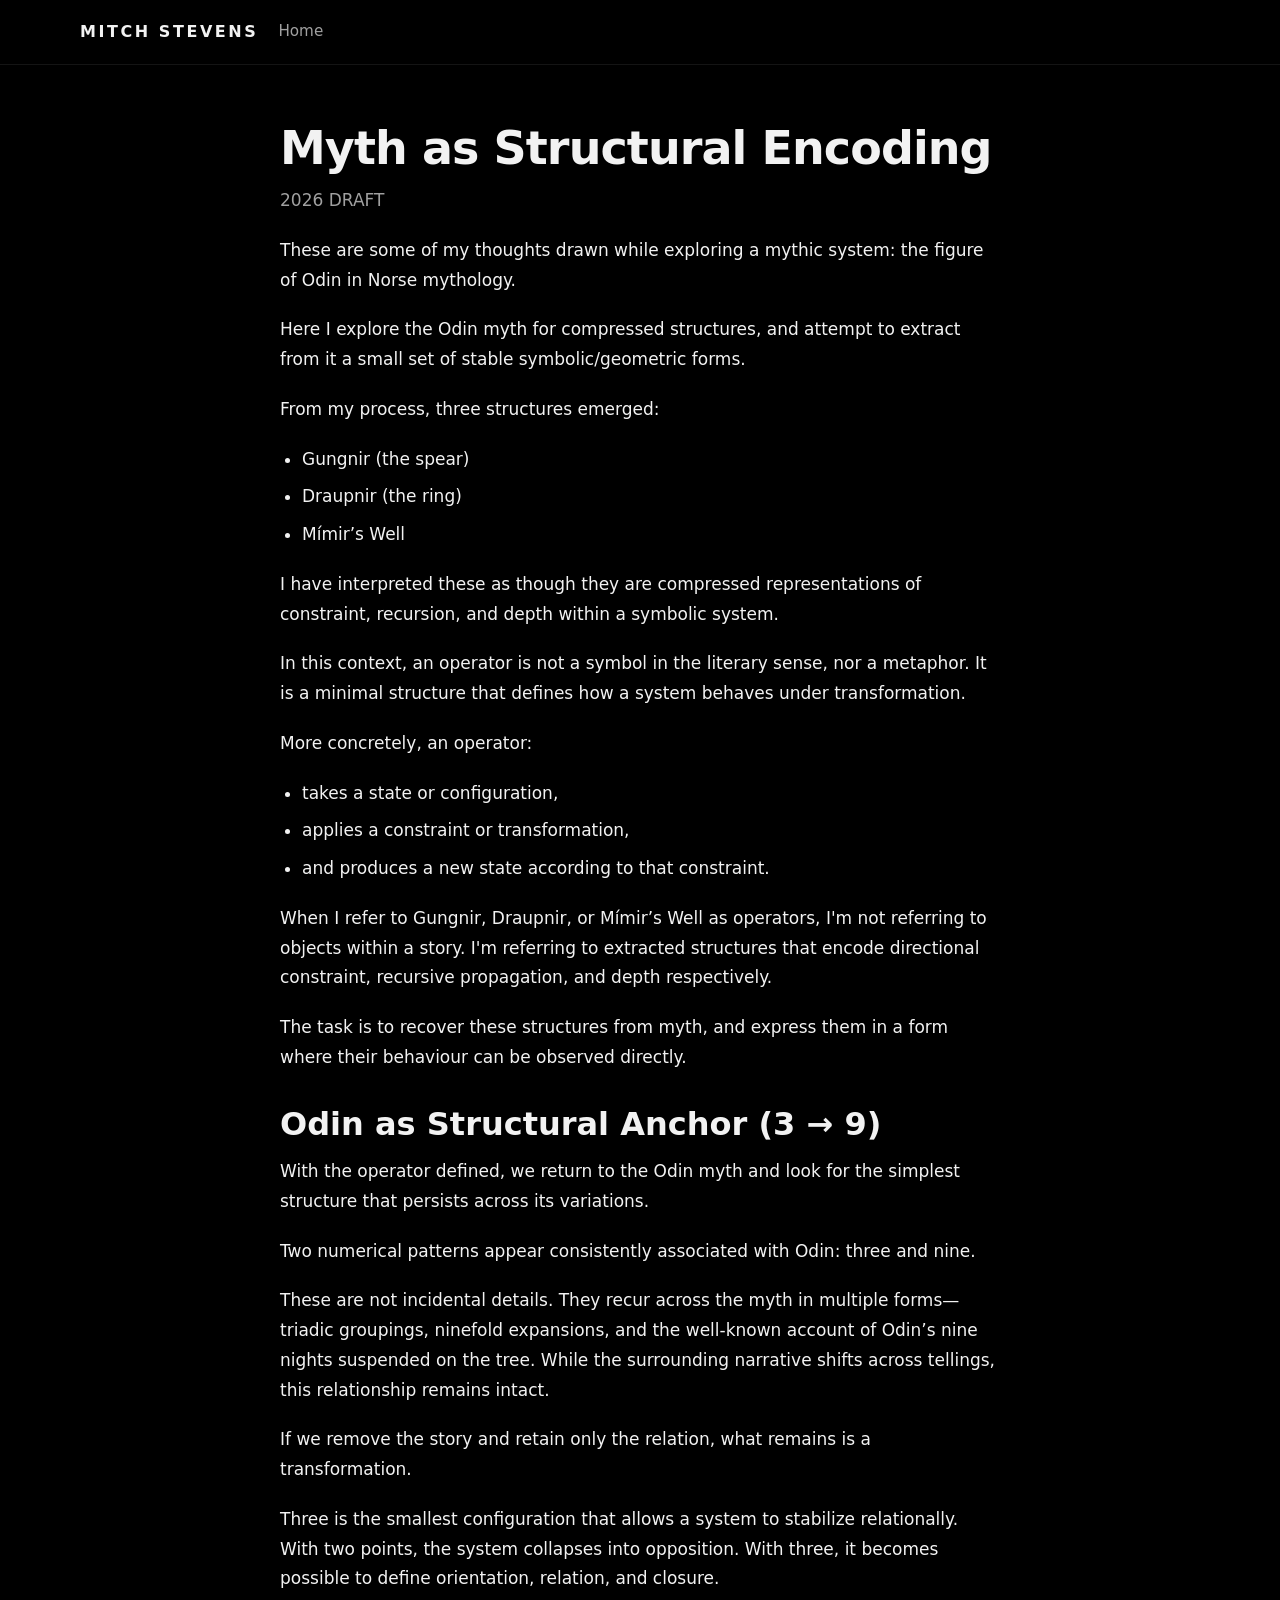
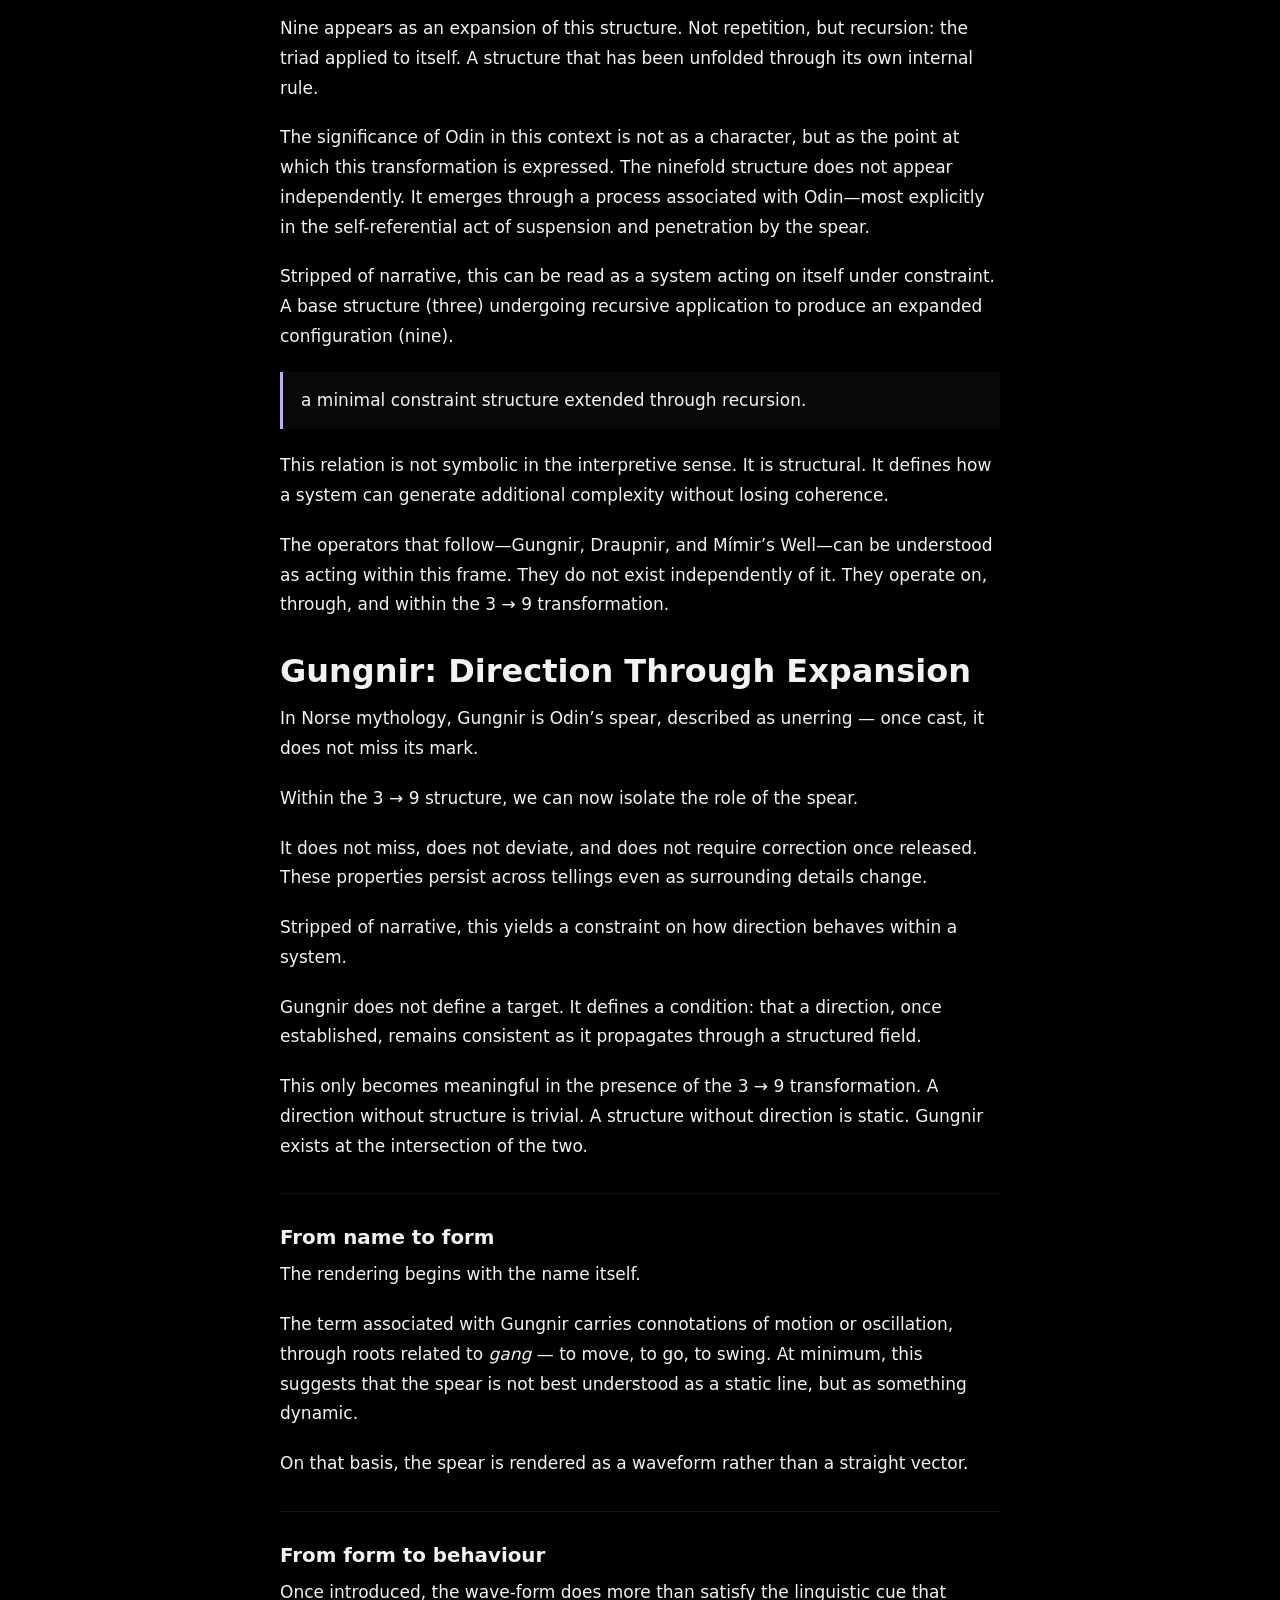
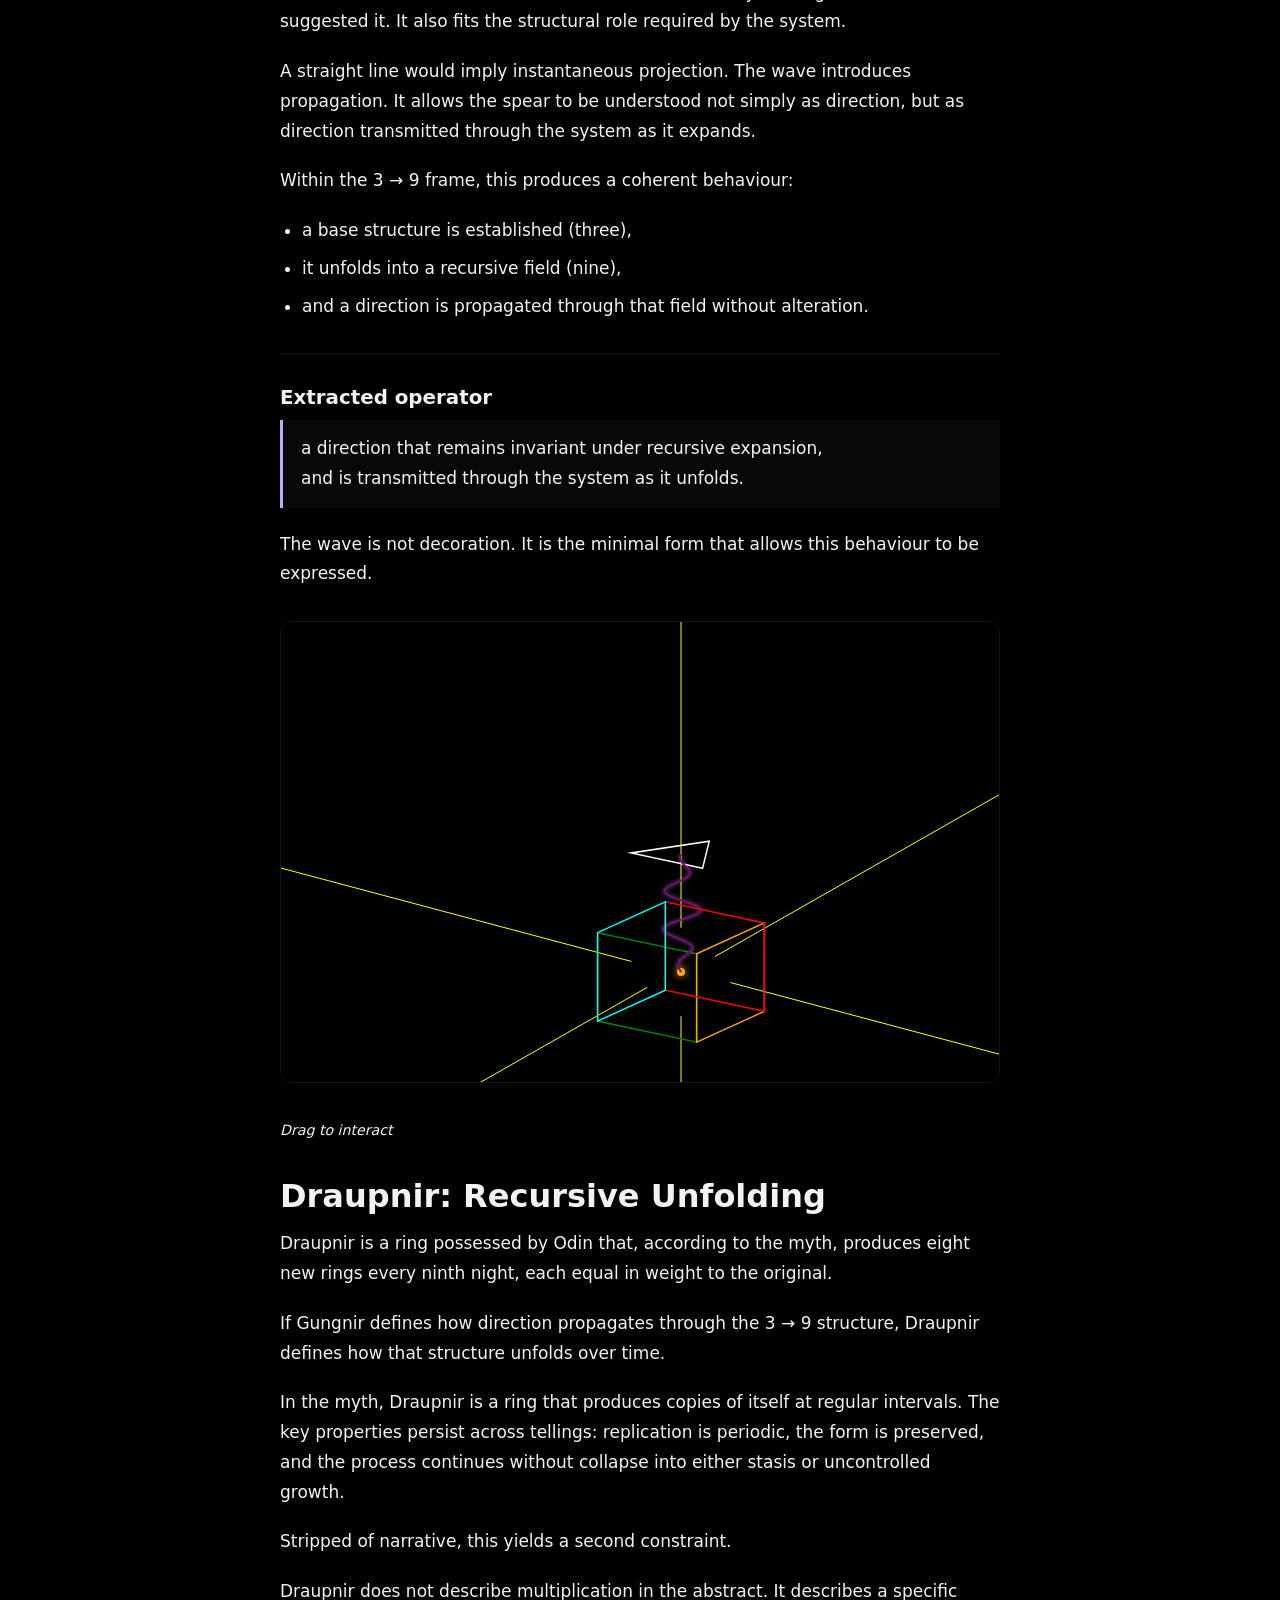
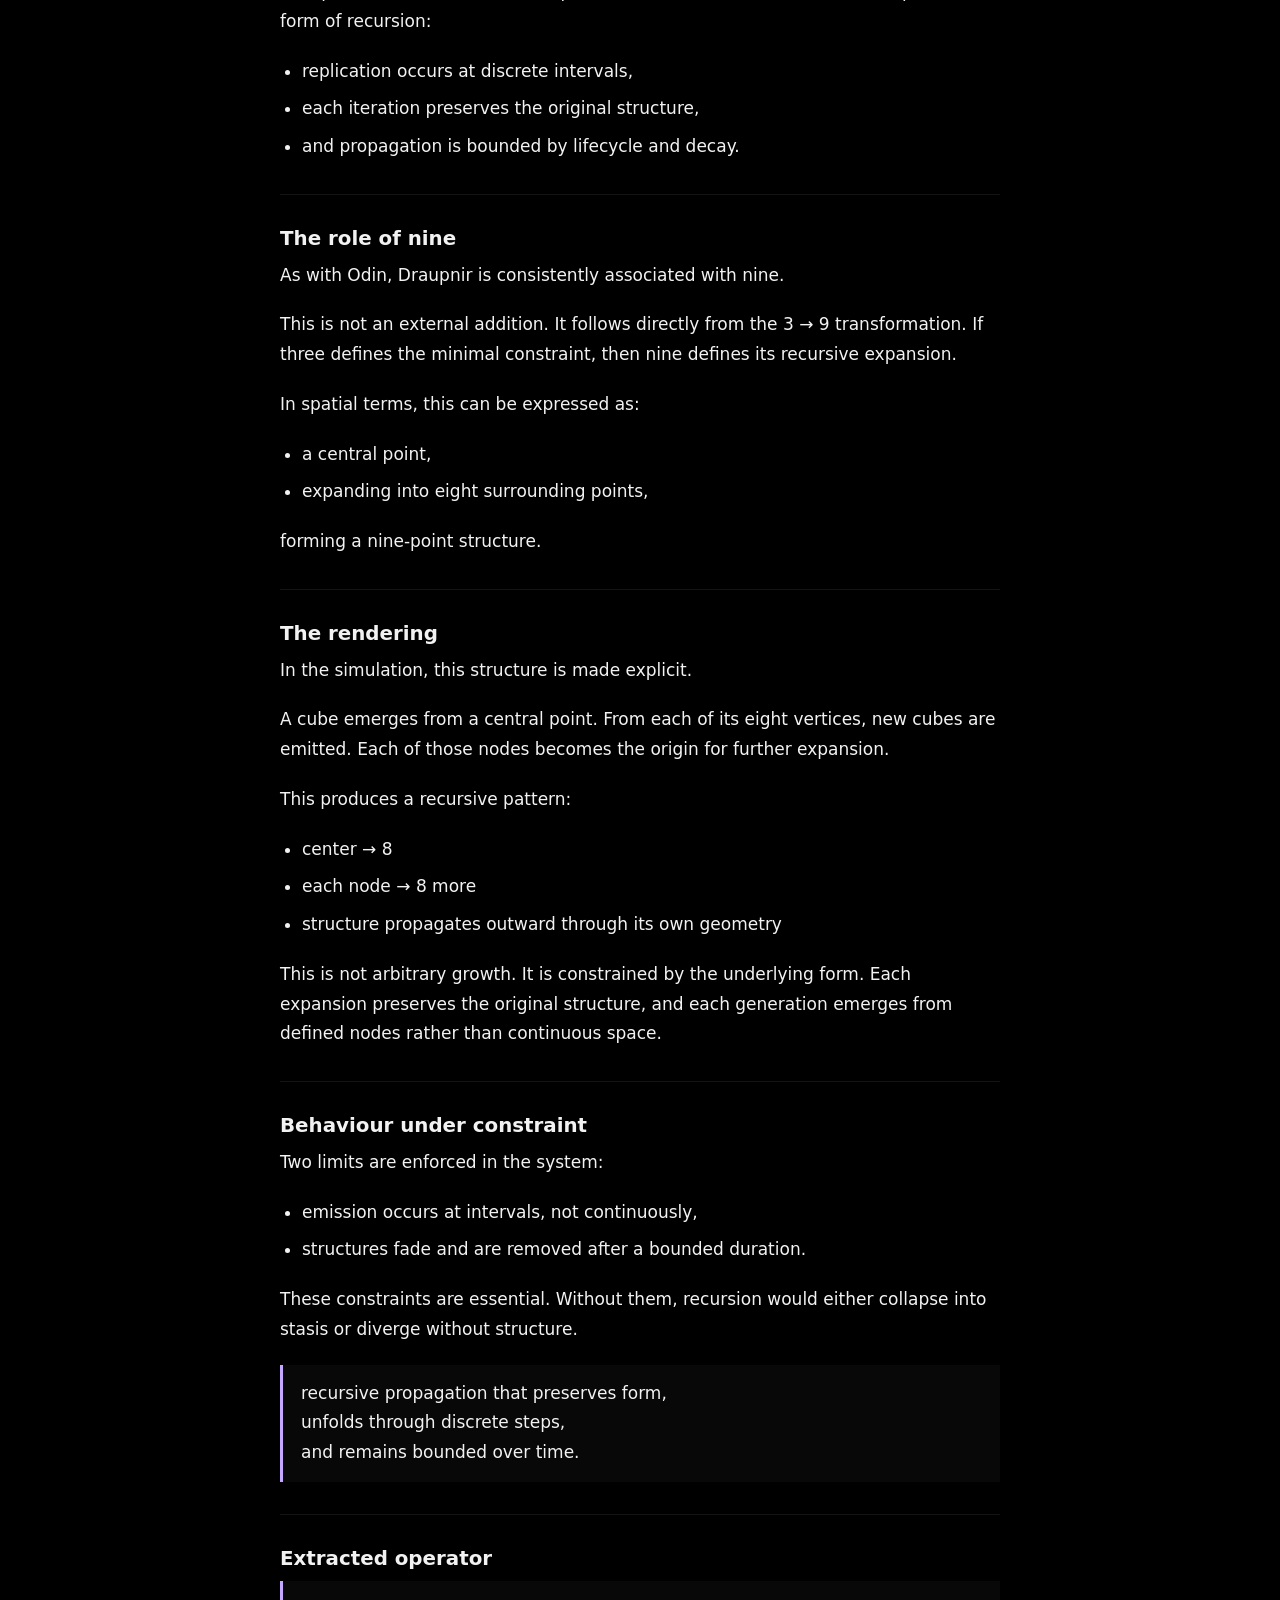
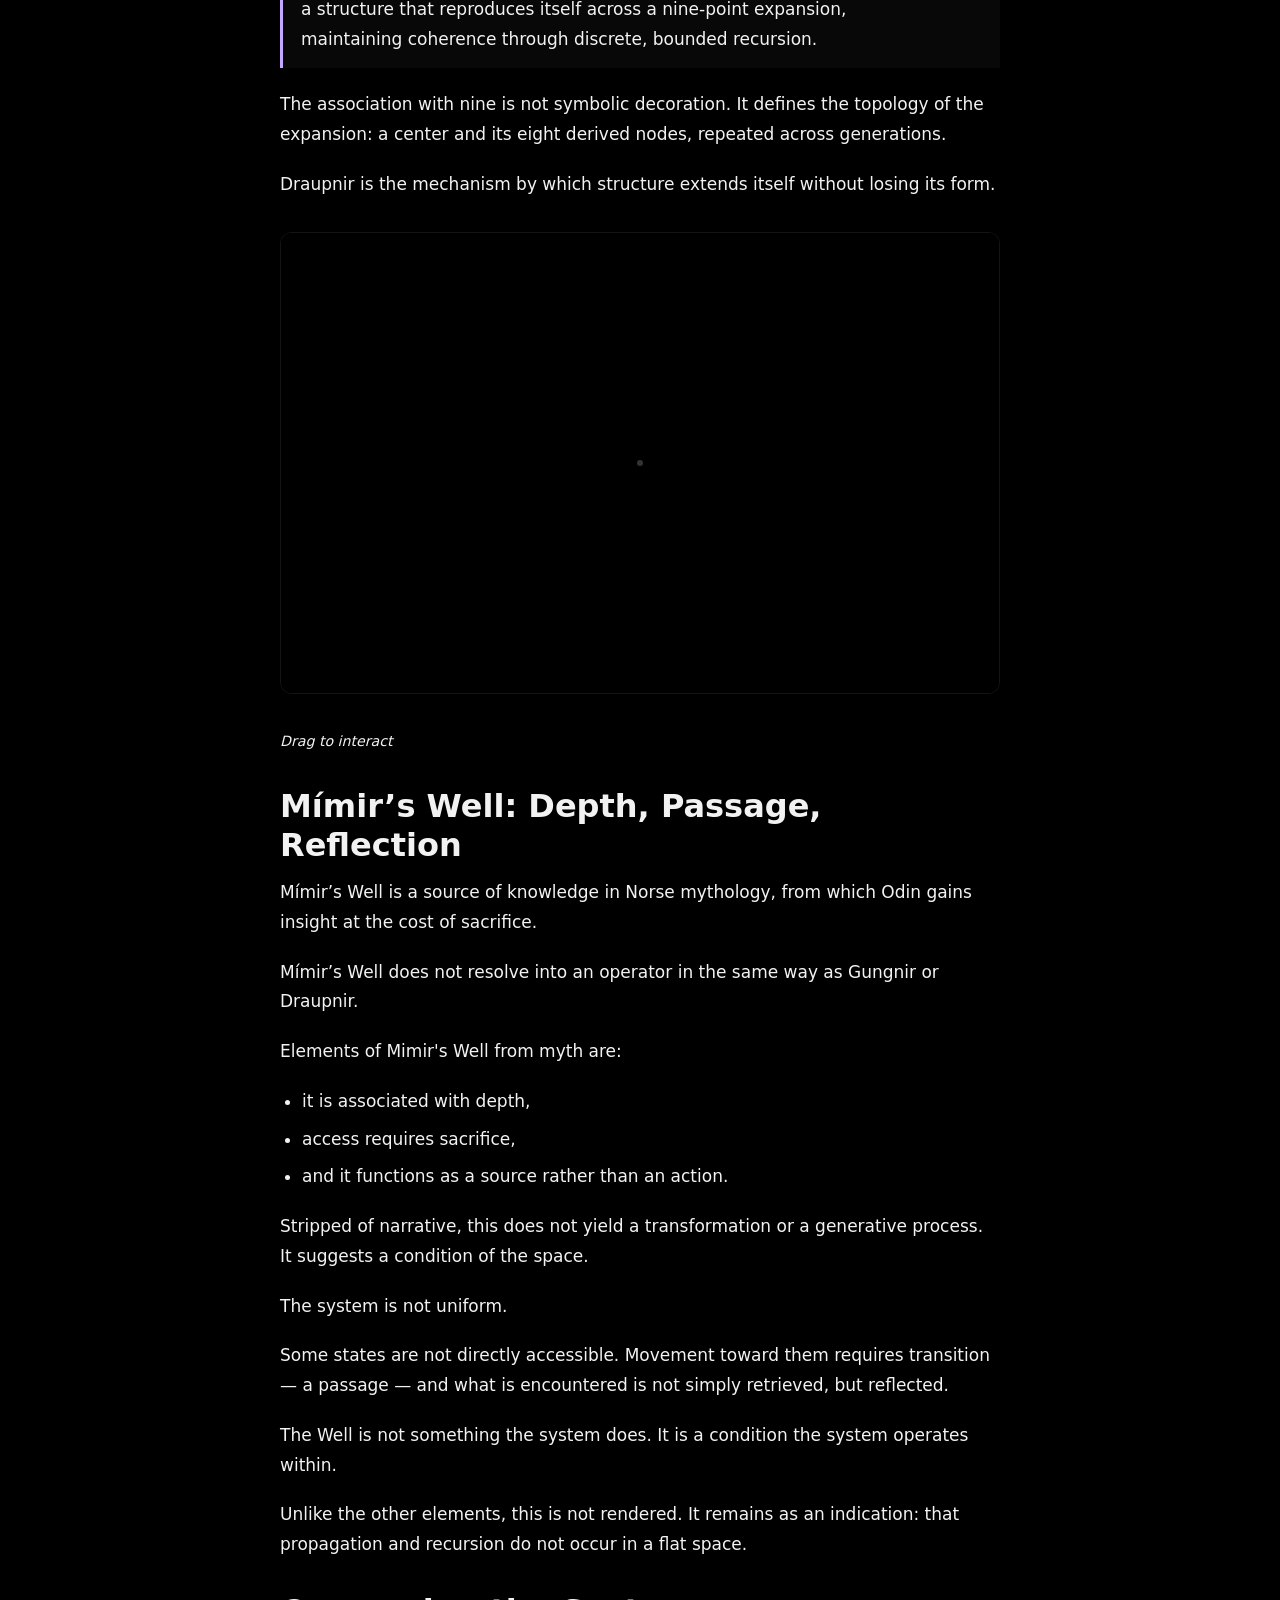
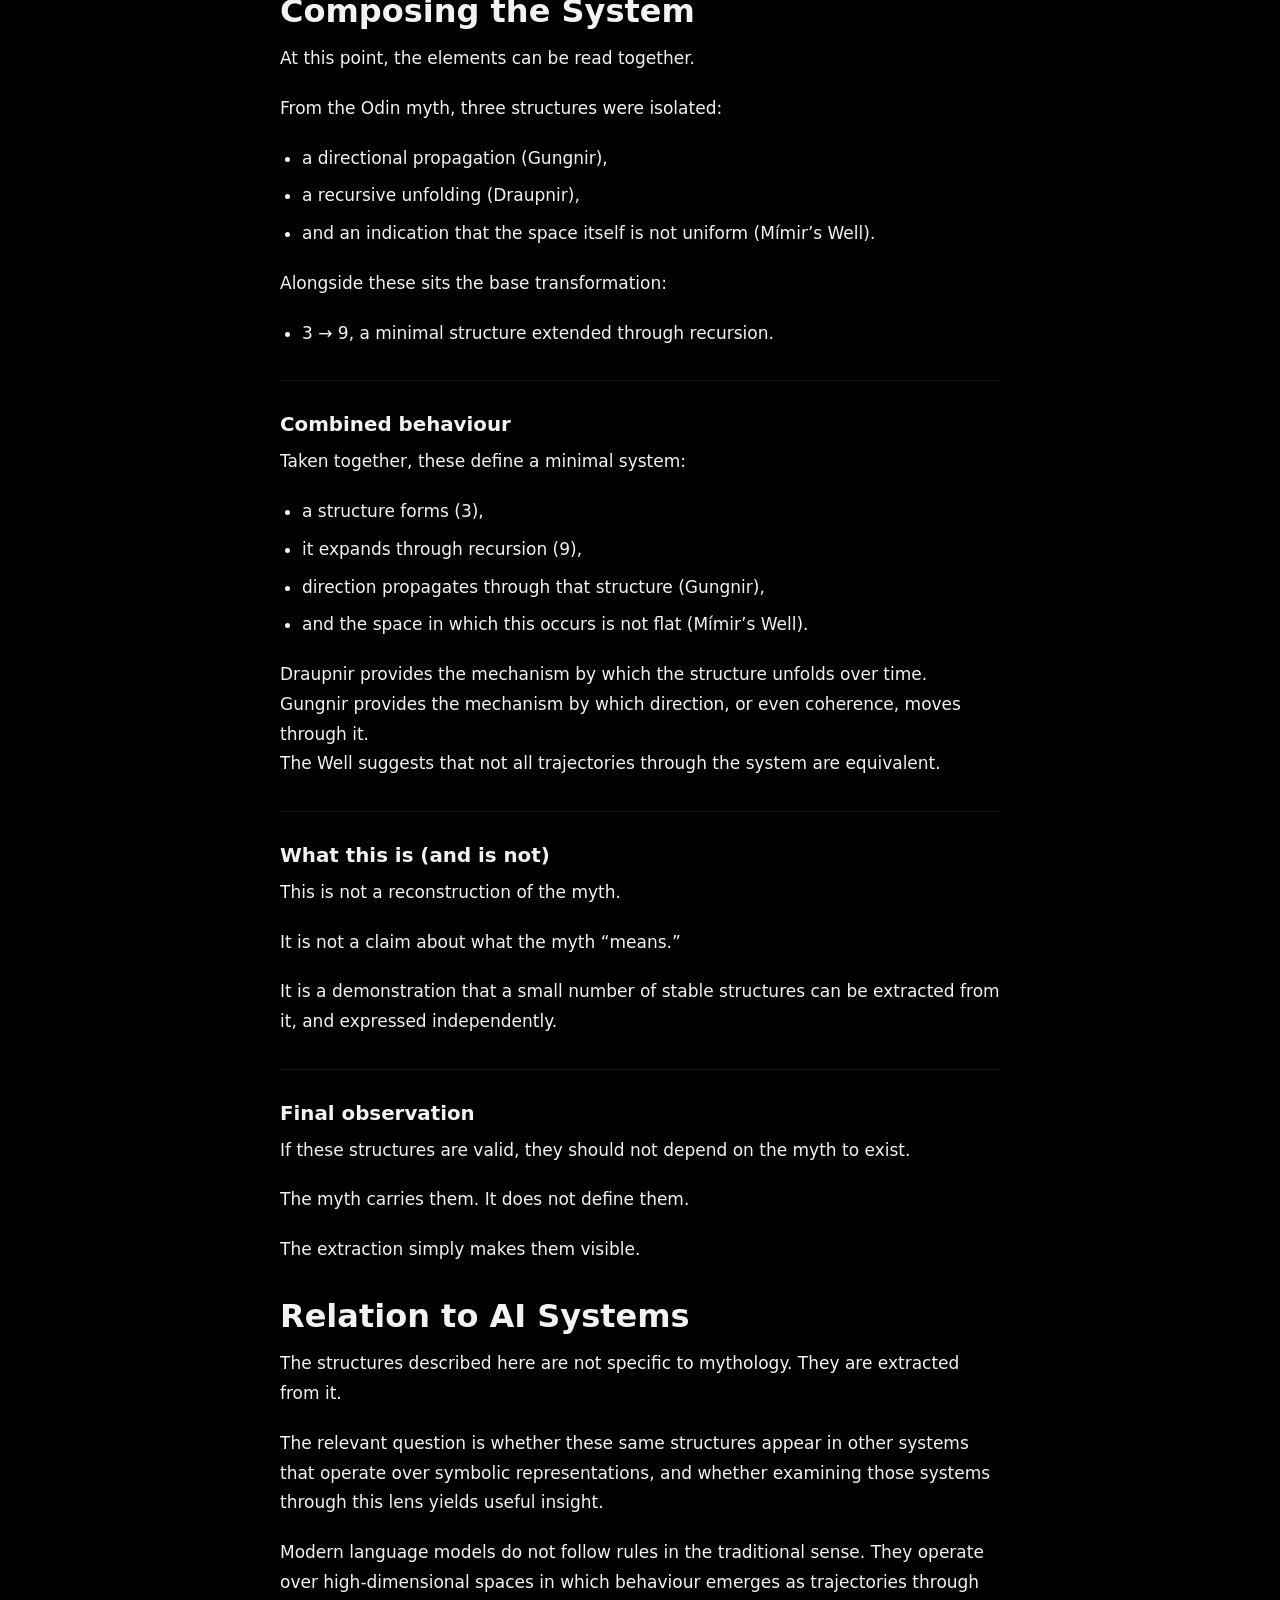
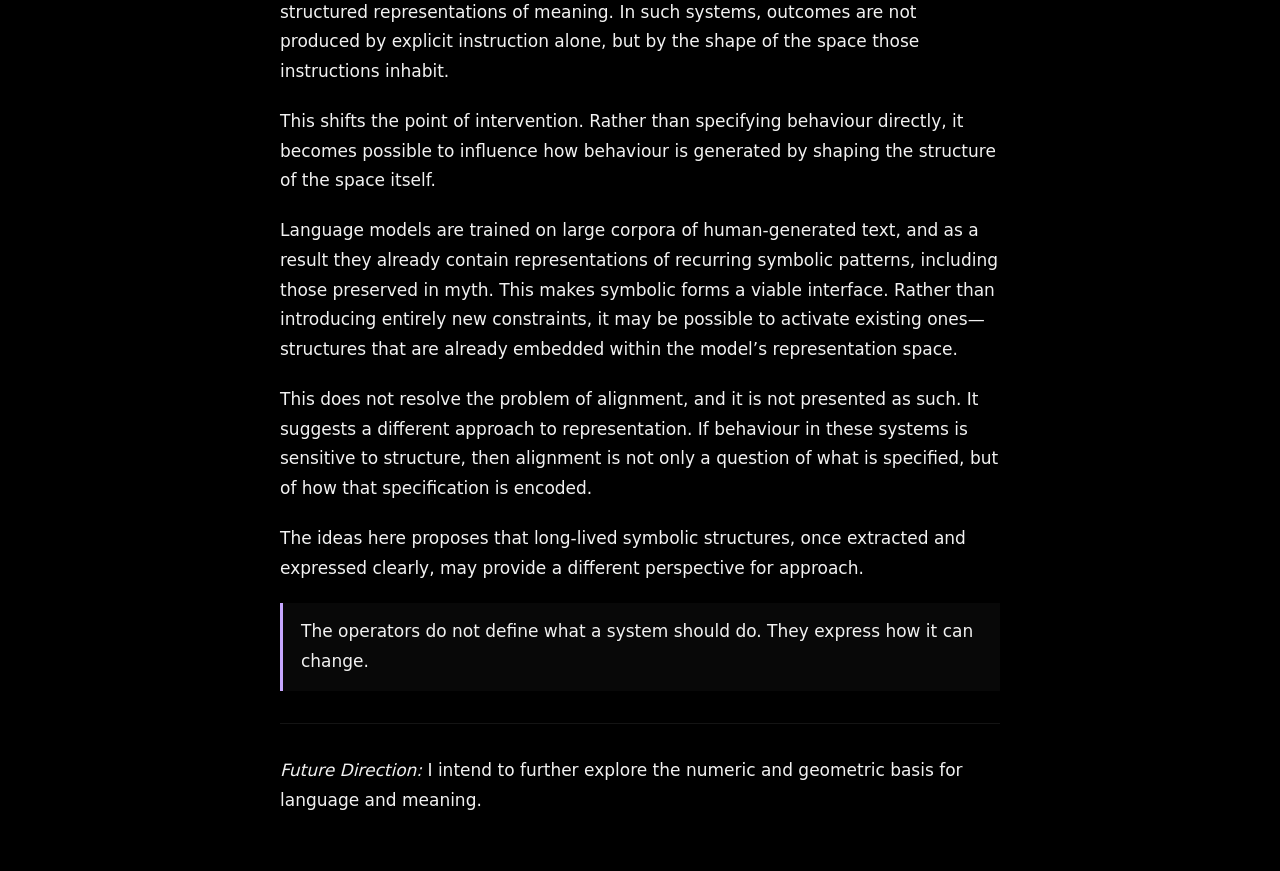
<file: myth_operators.html>
<!doctype html>
<html lang="en">
<head>
  <meta charset="utf-8" />
  <meta name="viewport" content="width=device-width, initial-scale=1" />
  <title>Myth as Structural Encoding — Mitch Stevens</title>
  <link rel="stylesheet" href="style.css" />
  <style>
    .embed {
      margin: 32px 0;
      border: 1px solid rgba(255,255,255,.08);
      border-radius: 12px;
      overflow: hidden;
      background: #000;
      box-shadow: var(--shadow);
    }
    .embed iframe {
      width: 100%;
      height: 460px;
      border: 0;
      display: block;
      background: #000;
    }
    .embed-note {
      margin: 10px 0 0;
      color: var(--muted);
      font-size: .95rem;
    }
    @media (max-width: 620px) {
      .embed iframe { height: 340px; }
    }
  </style>
</head>
<body>

<header class="nav">
  <div class="container inner">
    <div class="logo">MITCH STEVENS</div>
    <div class="nav-links">
      <a class="nav-link" href="index.html">Home</a>
    </div>
  </div>
</header>

<section class="hero">
  <div class="container prose">

    <h1>Myth as Structural Encoding</h1>
    <p class="muted">2026 DRAFT</p>

    <p>These are some of my thoughts drawn while exploring a mythic system: the figure of Odin in Norse mythology.</p>

    <p>Here I explore the Odin myth for compressed structures, and attempt to extract from it a small set of stable symbolic/geometric forms.</p>

    <p>From my process, three structures emerged:</p>
    <ul>
      <li>Gungnir (the spear)</li>
      <li>Draupnir (the ring)</li>
      <li>Mímir’s Well</li>
    </ul>

    <p>I have interpreted these as though they are compressed representations of constraint, recursion, and depth within a symbolic system.</p>

    <p>In this context, an operator is not a symbol in the literary sense, nor a metaphor. It is a minimal structure that defines how a system behaves under transformation.</p>

    <p>More concretely, an operator:</p>
    <ul>
      <li>takes a state or configuration,</li>
      <li>applies a constraint or transformation,</li>
      <li>and produces a new state according to that constraint.</li>
    </ul>

    <p>When I refer to Gungnir, Draupnir, or Mímir’s Well as operators, I'm not referring to objects within a story. I'm referring to extracted structures that encode directional constraint, recursive propagation, and depth respectively.</p>

    <p>The task is to recover these structures from myth, and express them in a form where their behaviour can be observed directly.</p>

    <h2>Odin as Structural Anchor (3 → 9)</h2>

    <p>With the operator defined, we return to the Odin myth and look for the simplest structure that persists across its variations.</p>

    <p>Two numerical patterns appear consistently associated with Odin: three and nine.</p>

    <p>These are not incidental details. They recur across the myth in multiple forms—triadic groupings, ninefold expansions, and the well-known account of Odin’s nine nights suspended on the tree. While the surrounding narrative shifts across tellings, this relationship remains intact.</p>

    <p>If we remove the story and retain only the relation, what remains is a transformation.</p>

    <p>Three is the smallest configuration that allows a system to stabilize relationally. With two points, the system collapses into opposition. With three, it becomes possible to define orientation, relation, and closure.</p>

    <p>Nine appears as an expansion of this structure. Not repetition, but recursion: the triad applied to itself. A structure that has been unfolded through its own internal rule.</p>

    <p>The significance of Odin in this context is not as a character, but as the point at which this transformation is expressed. The ninefold structure does not appear independently. It emerges through a process associated with Odin—most explicitly in the self-referential act of suspension and penetration by the spear.</p>

    <p>Stripped of narrative, this can be read as a system acting on itself under constraint. A base structure (three) undergoing recursive application to produce an expanded configuration (nine).</p>

    <blockquote>
      a minimal constraint structure extended through recursion.
    </blockquote>

    <p>This relation is not symbolic in the interpretive sense. It is structural. It defines how a system can generate additional complexity without losing coherence.</p>

    <p>The operators that follow—Gungnir, Draupnir, and Mímir’s Well—can be understood as acting within this frame. They do not exist independently of it. They operate on, through, and within the 3 → 9 transformation.</p>

    <h2>Gungnir: Direction Through Expansion</h2>

    <p>In Norse mythology, Gungnir is Odin’s spear, described as unerring — once cast, it does not miss its mark.</p>

    <p>Within the 3 → 9 structure, we can now isolate the role of the spear.</p>

    <p>It does not miss, does not deviate, and does not require correction once released. These properties persist across tellings even as surrounding details change.</p>

    <p>Stripped of narrative, this yields a constraint on how direction behaves within a system.</p>

    <p>Gungnir does not define a target. It defines a condition: that a direction, once established, remains consistent as it propagates through a structured field.</p>

    <p>This only becomes meaningful in the presence of the 3 → 9 transformation. A direction without structure is trivial. A structure without direction is static. Gungnir exists at the intersection of the two.</p>

    <hr />

    <h3>From name to form</h3>

    <p>The rendering begins with the name itself.</p>

    <p>The term associated with Gungnir carries connotations of motion or oscillation, through roots related to <em>gang</em> — to move, to go, to swing. At minimum, this suggests that the spear is not best understood as a static line, but as something dynamic.</p>

    <p>On that basis, the spear is rendered as a waveform rather than a straight vector.</p>

    <hr />

    <h3>From form to behaviour</h3>

    <p>Once introduced, the wave-form does more than satisfy the linguistic cue that suggested it. It also fits the structural role required by the system.</p>

    <p>A straight line would imply instantaneous projection. The wave introduces propagation. It allows the spear to be understood not simply as direction, but as direction transmitted through the system as it expands.</p>

    <p>Within the 3 → 9 frame, this produces a coherent behaviour:</p>
    <ul>
      <li>a base structure is established (three),</li>
      <li>it unfolds into a recursive field (nine),</li>
      <li>and a direction is propagated through that field without alteration.</li>
    </ul>

    <hr />

    <h3>Extracted operator</h3>

    <blockquote>
      a direction that remains invariant under recursive expansion,<br />
      and is transmitted through the system as it unfolds.
    </blockquote>

    <p>The wave is not decoration. It is the minimal form that allows this behaviour to be expressed.</p>

    <div class="embed">
      <iframe src="toys/symbol_rend/gungnir.html" loading="lazy" title="Gungnir operator render"></iframe>
    </div>
    <p><small><i>Drag to interact</i></small></p>

    <h2>Draupnir: Recursive Unfolding</h2>

    <p>Draupnir is a ring possessed by Odin that, according to the myth, produces eight new rings every ninth night, each equal in weight to the original.</p>

    <p>If Gungnir defines how direction propagates through the 3 → 9 structure, Draupnir defines how that structure unfolds over time.</p>

    <p>In the myth, Draupnir is a ring that produces copies of itself at regular intervals. The key properties persist across tellings: replication is periodic, the form is preserved, and the process continues without collapse into either stasis or uncontrolled growth.</p>

    <p>Stripped of narrative, this yields a second constraint.</p>

    <p>Draupnir does not describe multiplication in the abstract. It describes a specific form of recursion:</p>
    <ul>
      <li>replication occurs at discrete intervals,</li>
      <li>each iteration preserves the original structure,</li>
      <li>and propagation is bounded by lifecycle and decay.</li>
    </ul>

    <hr />

    <h3>The role of nine</h3>

    <p>As with Odin, Draupnir is consistently associated with nine.</p>

    <p>This is not an external addition. It follows directly from the 3 → 9 transformation. If three defines the minimal constraint, then nine defines its recursive expansion.</p>

    <p>In spatial terms, this can be expressed as:</p>
    <ul>
      <li>a central point,</li>
      <li>expanding into eight surrounding points,</li>
    </ul>

    <p>forming a nine-point structure.</p>

    <hr />

    <h3>The rendering</h3>

    <p>In the simulation, this structure is made explicit.</p>

    <p>A cube emerges from a central point. From each of its eight vertices, new cubes are emitted. Each of those nodes becomes the origin for further expansion.</p>

    <p>This produces a recursive pattern:</p>
    <ul>
      <li>center → 8</li>
      <li>each node → 8 more</li>
      <li>structure propagates outward through its own geometry</li>
    </ul>

    <p>This is not arbitrary growth. It is constrained by the underlying form. Each expansion preserves the original structure, and each generation emerges from defined nodes rather than continuous space.</p>

    <hr />

    <h3>Behaviour under constraint</h3>

    <p>Two limits are enforced in the system:</p>
    <ul>
      <li>emission occurs at intervals, not continuously,</li>
      <li>structures fade and are removed after a bounded duration.</li>
    </ul>

    <p>These constraints are essential. Without them, recursion would either collapse into stasis or diverge without structure.</p>

    <blockquote>
      recursive propagation that preserves form,<br />
      unfolds through discrete steps,<br />
      and remains bounded over time.
    </blockquote>

    <hr />

    <h3>Extracted operator</h3>

    <blockquote>
      a structure that reproduces itself across a nine-point expansion,<br />
      maintaining coherence through discrete, bounded recursion.
    </blockquote>

    <p>The association with nine is not symbolic decoration. It defines the topology of the expansion: a center and its eight derived nodes, repeated across generations.</p>

    <p>Draupnir is the mechanism by which structure extends itself without losing its form.</p>

    <div class="embed">
      <iframe src="toys/symbol_rend/draupnir.html" loading="lazy" title="Draupnir recursive render"></iframe>
    </div>
    <p><small><i>Drag to interact</i></small></p>

    <h2>Mímir’s Well: Depth, Passage, Reflection</h2>

    <p>Mímir’s Well is a source of knowledge in Norse mythology, from which Odin gains insight at the cost of sacrifice.</p>

    <p>Mímir’s Well does not resolve into an operator in the same way as Gungnir or Draupnir.</p>

    <p>Elements of Mimir's Well from myth are:</p>
    <ul>
      <li>it is associated with depth,</li>
      <li>access requires sacrifice,</li>
      <li>and it functions as a source rather than an action.</li>
    </ul>

    <p>Stripped of narrative, this does not yield a transformation or a generative process. It suggests a condition of the space.</p>

    <p>The system is not uniform.</p>

    <p>Some states are not directly accessible. Movement toward them requires transition — a passage — and what is encountered is not simply retrieved, but reflected.</p>

    <p>The Well is not something the system does. It is a condition the system operates within.</p>

    <p>Unlike the other elements, this is not rendered. It remains as an indication: that propagation and recursion do not occur in a flat space.</p>

    <h2>Composing the System</h2>

    <p>At this point, the elements can be read together.</p>

    <p>From the Odin myth, three structures were isolated:</p>
    <ul>
      <li>a directional propagation (Gungnir),</li>
      <li>a recursive unfolding (Draupnir),</li>
      <li>and an indication that the space itself is not uniform (Mímir’s Well).</li>
    </ul>

    <p>Alongside these sits the base transformation:</p>
    <ul>
      <li>3 → 9, a minimal structure extended through recursion.</li>
    </ul>

    <hr />

    <h3>Combined behaviour</h3>

    <p>Taken together, these define a minimal system:</p>
    <ul>
      <li>a structure forms (3),</li>
      <li>it expands through recursion (9),</li>
      <li>direction propagates through that structure (Gungnir),</li>
      <li>and the space in which this occurs is not flat (Mímir’s Well).</li>
    </ul>

    <p>Draupnir provides the mechanism by which the structure unfolds over time.<br />
    Gungnir provides the mechanism by which direction, or even coherence, moves through it.<br />
    The Well suggests that not all trajectories through the system are equivalent.</p>

    <hr />

    <h3>What this is (and is not)</h3>

    <p>This is not a reconstruction of the myth.</p>

    <p>It is not a claim about what the myth “means.”</p>

    <p>It is a demonstration that a small number of stable structures can be extracted from it, and expressed independently.</p>

    <hr />

    <h3>Final observation</h3>

    <p>If these structures are valid, they should not depend on the myth to exist.</p>

    <p>The myth carries them. It does not define them.</p>

    <p>The extraction simply makes them visible.</p>

    <h2>Relation to AI Systems</h2>

    <p>The structures described here are not specific to mythology. They are extracted from it.</p>

    <p>The relevant question is whether these same structures appear in other systems that operate over symbolic representations, and whether examining those systems through this lens yields useful insight.</p>

    <p>Modern language models do not follow rules in the traditional sense. They operate over high-dimensional spaces in which behaviour emerges as trajectories through structured representations of meaning. In such systems, outcomes are not produced by explicit instruction alone, but by the shape of the space those instructions inhabit.</p>

    <p>This shifts the point of intervention. Rather than specifying behaviour directly, it becomes possible to influence how behaviour is generated by shaping the structure of the space itself.</p>

    <!--
    <p>If an operator is understood as a structure that constrains transformation, then embedding such structures into a system does not require modification of its underlying architecture. It requires introducing stable patterns into the context it operates within. In this framing, Gungnir corresponds to directional consistency in how outputs are formed, Draupnir to how structure propagates across iterative reasoning, and Mímir’s Well to the possibility that the space in which these processes occur is not uniform.</p>

    <p>In this sense, the operators are not instructions. They are constraints on how transformation occurs.</p>
    -->

    <p>Language models are trained on large corpora of human-generated text, and as a result they already contain representations of recurring symbolic patterns, including those preserved in myth. This makes symbolic forms a viable interface. Rather than introducing entirely new constraints, it may be possible to activate existing ones—structures that are already embedded within the model’s representation space.</p>

    <p>This does not resolve the problem of alignment, and it is not presented as such. It suggests a different approach to representation. If behaviour in these systems is sensitive to structure, then alignment is not only a question of what is specified, but of how that specification is encoded.</p>

    <p>The ideas here proposes that long-lived symbolic structures, once extracted and expressed clearly, may provide a different perspective for approach.</p>

    <blockquote>
      The operators do not define what a system should do. They express how it can change.
    </blockquote>
    <hr/>
    <i><em>Future Direction:</em></i> I intend to further explore the numeric and geometric basis for language and meaning.

  </div>
</section>

</body>
</html>
</file>
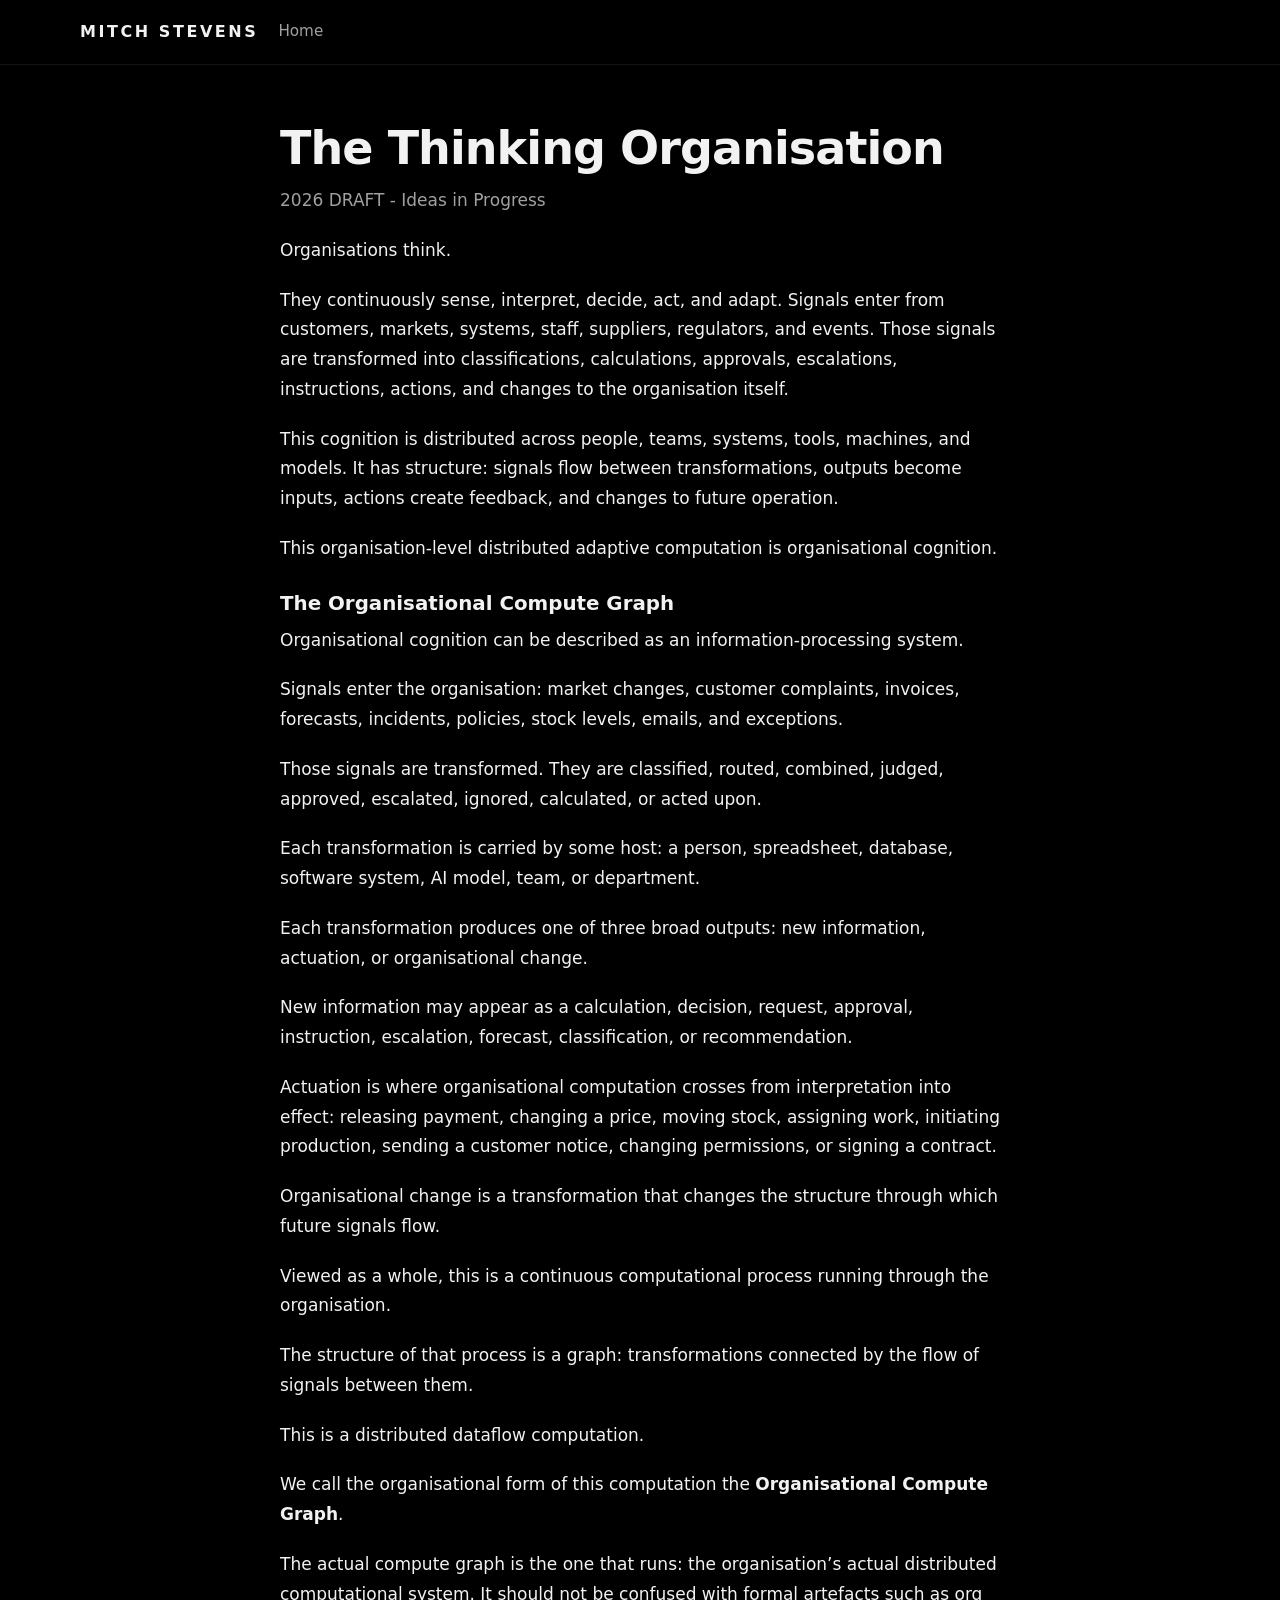
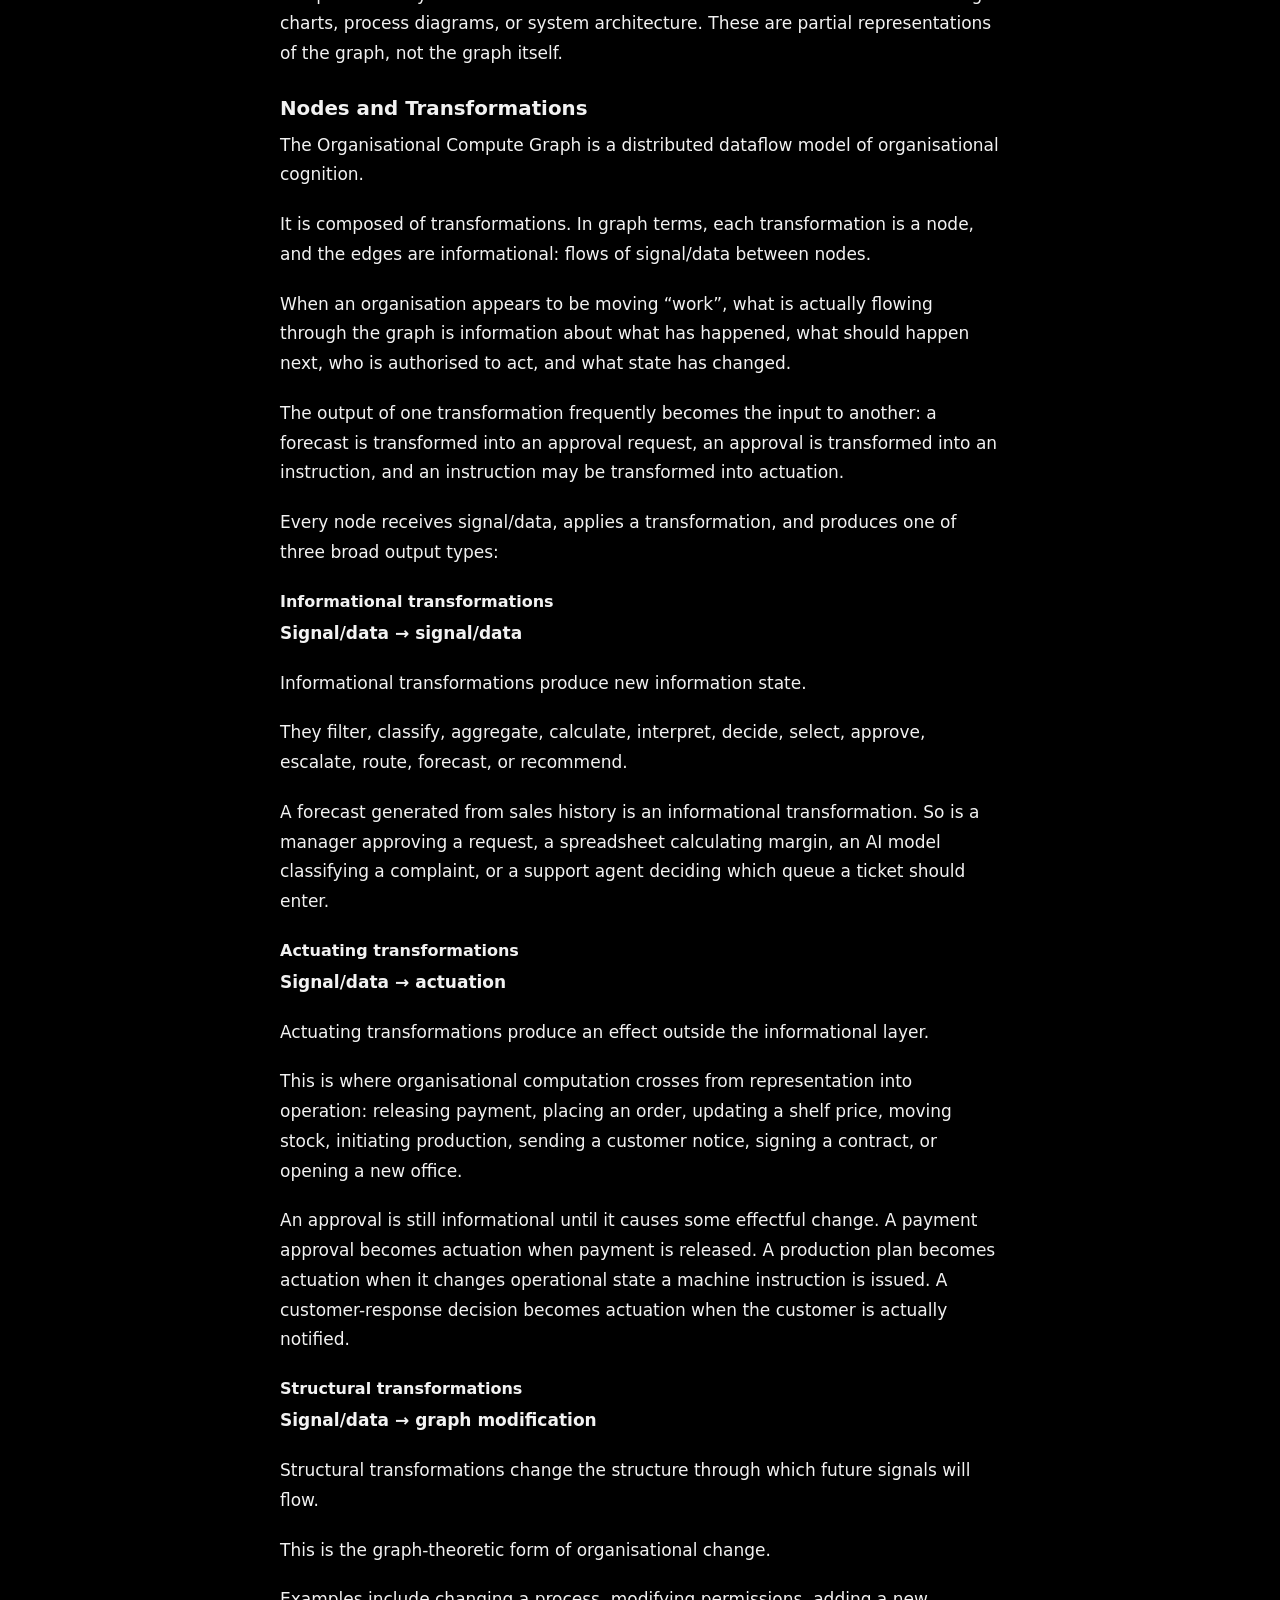
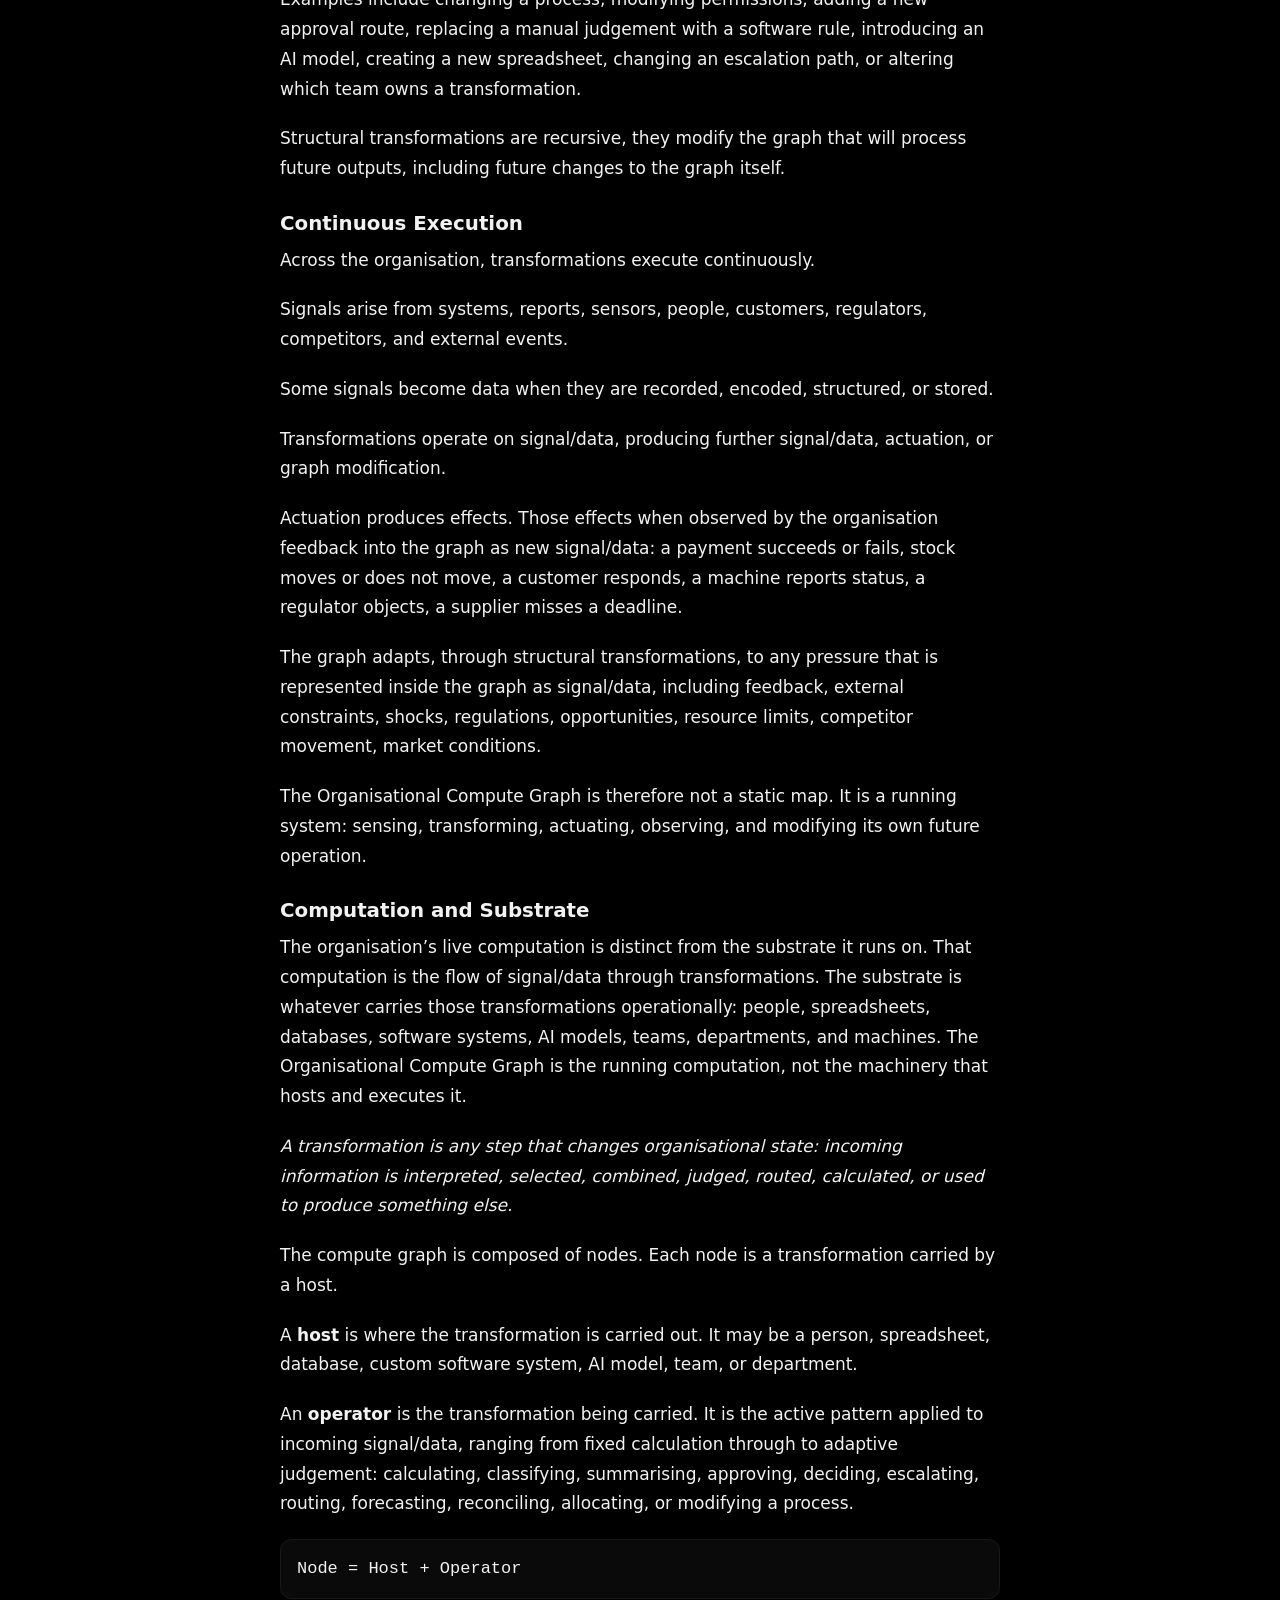
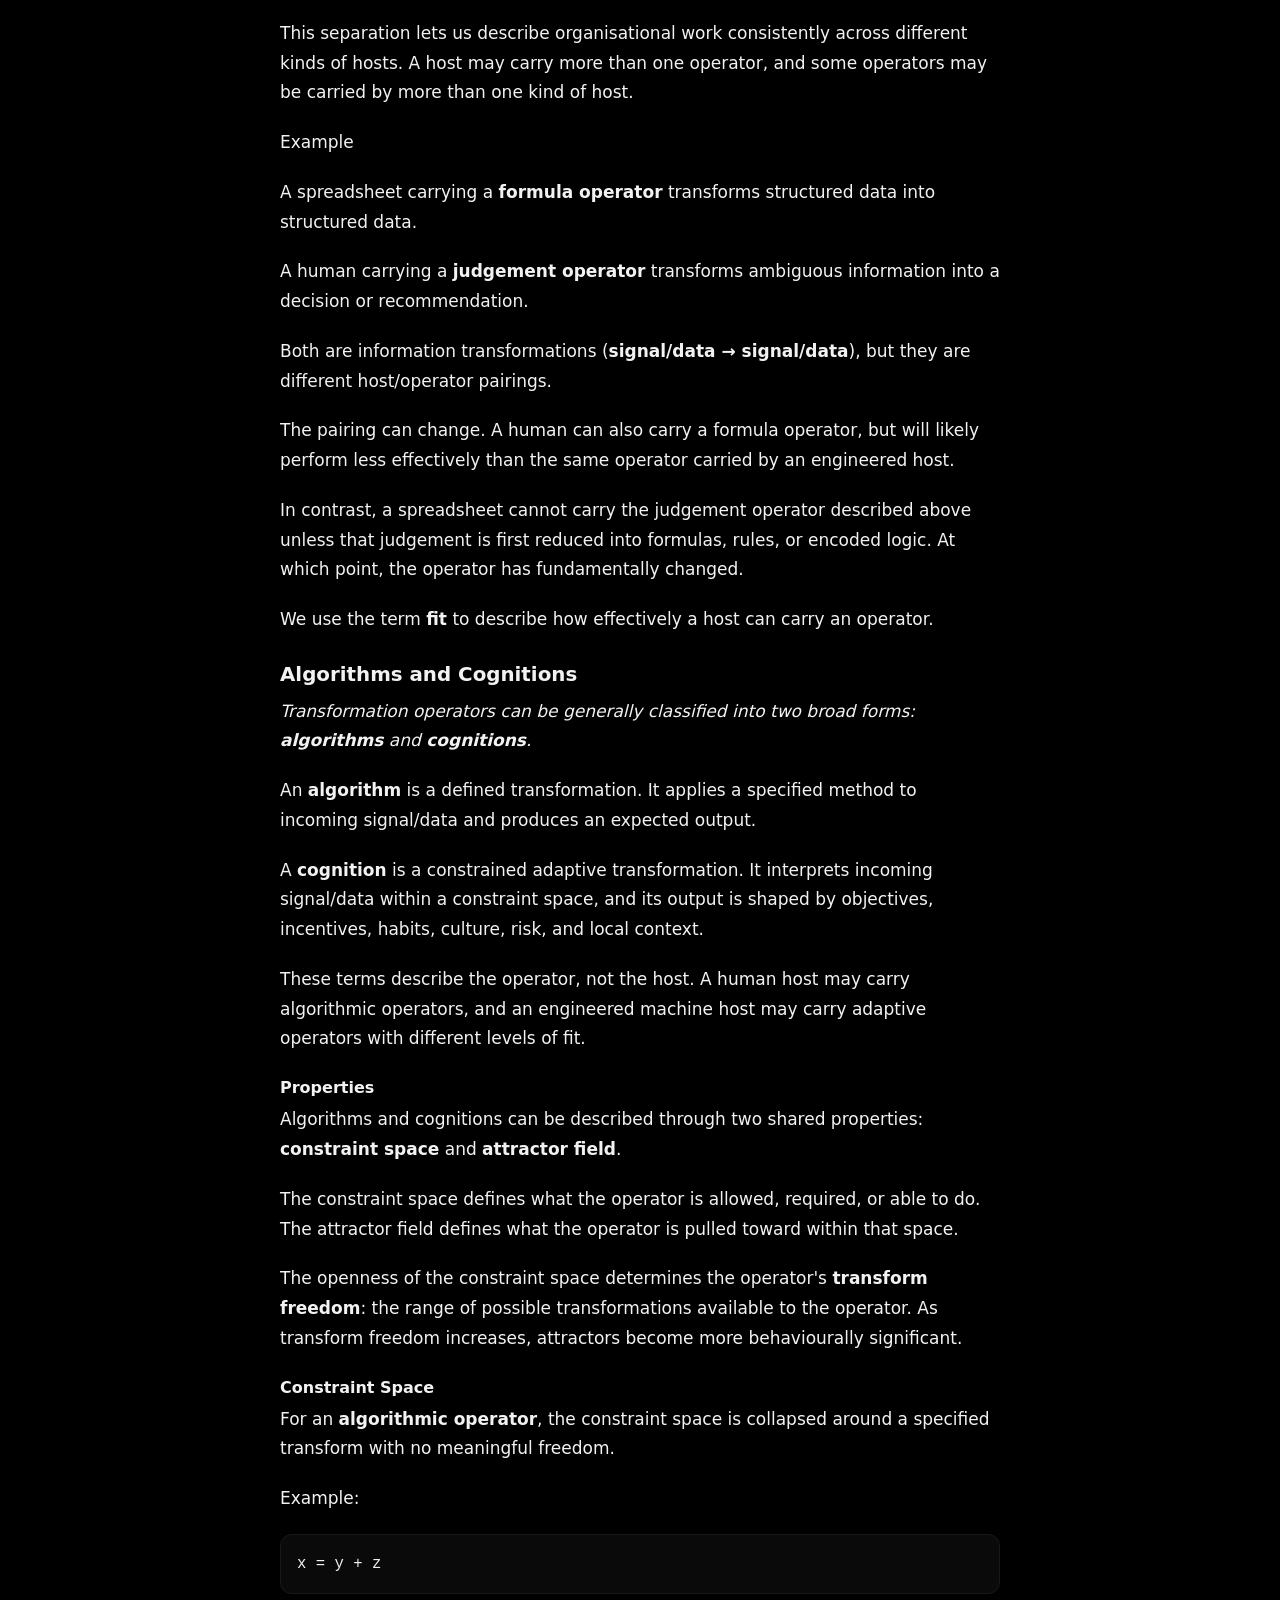
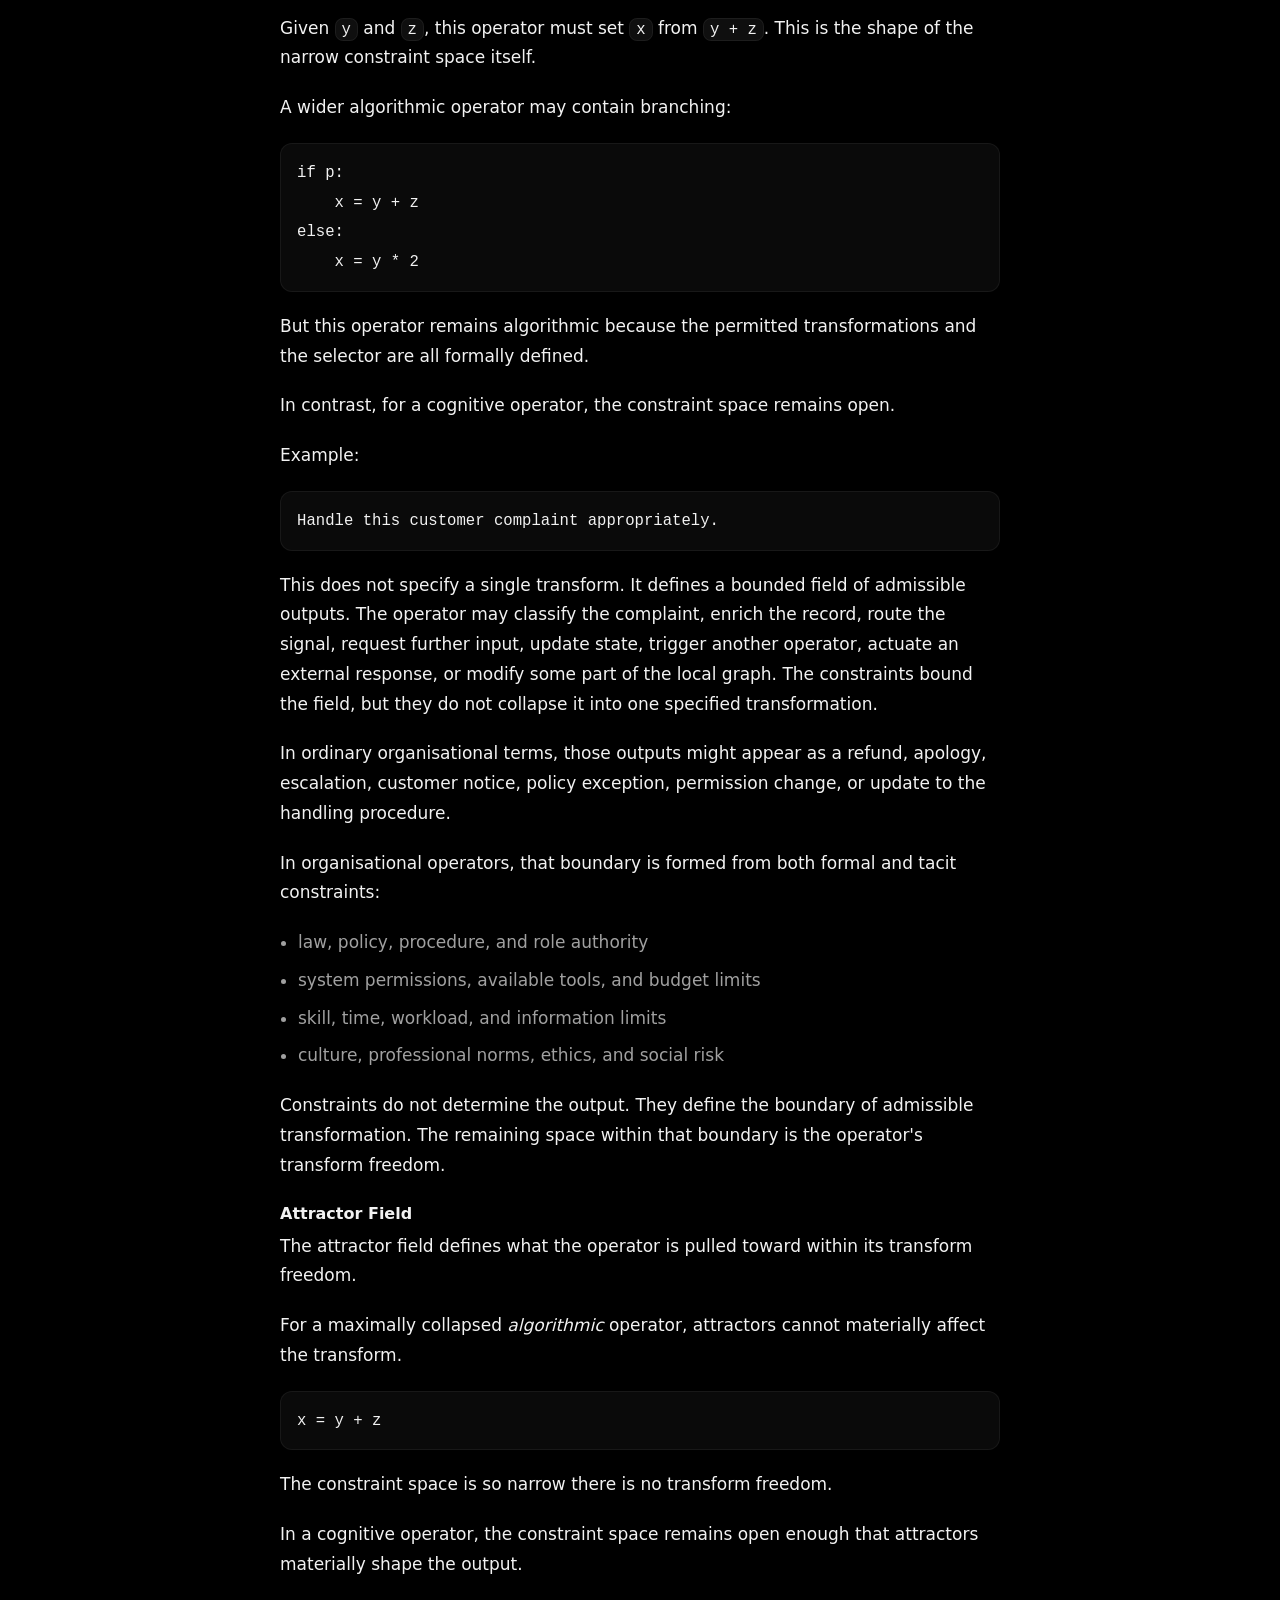
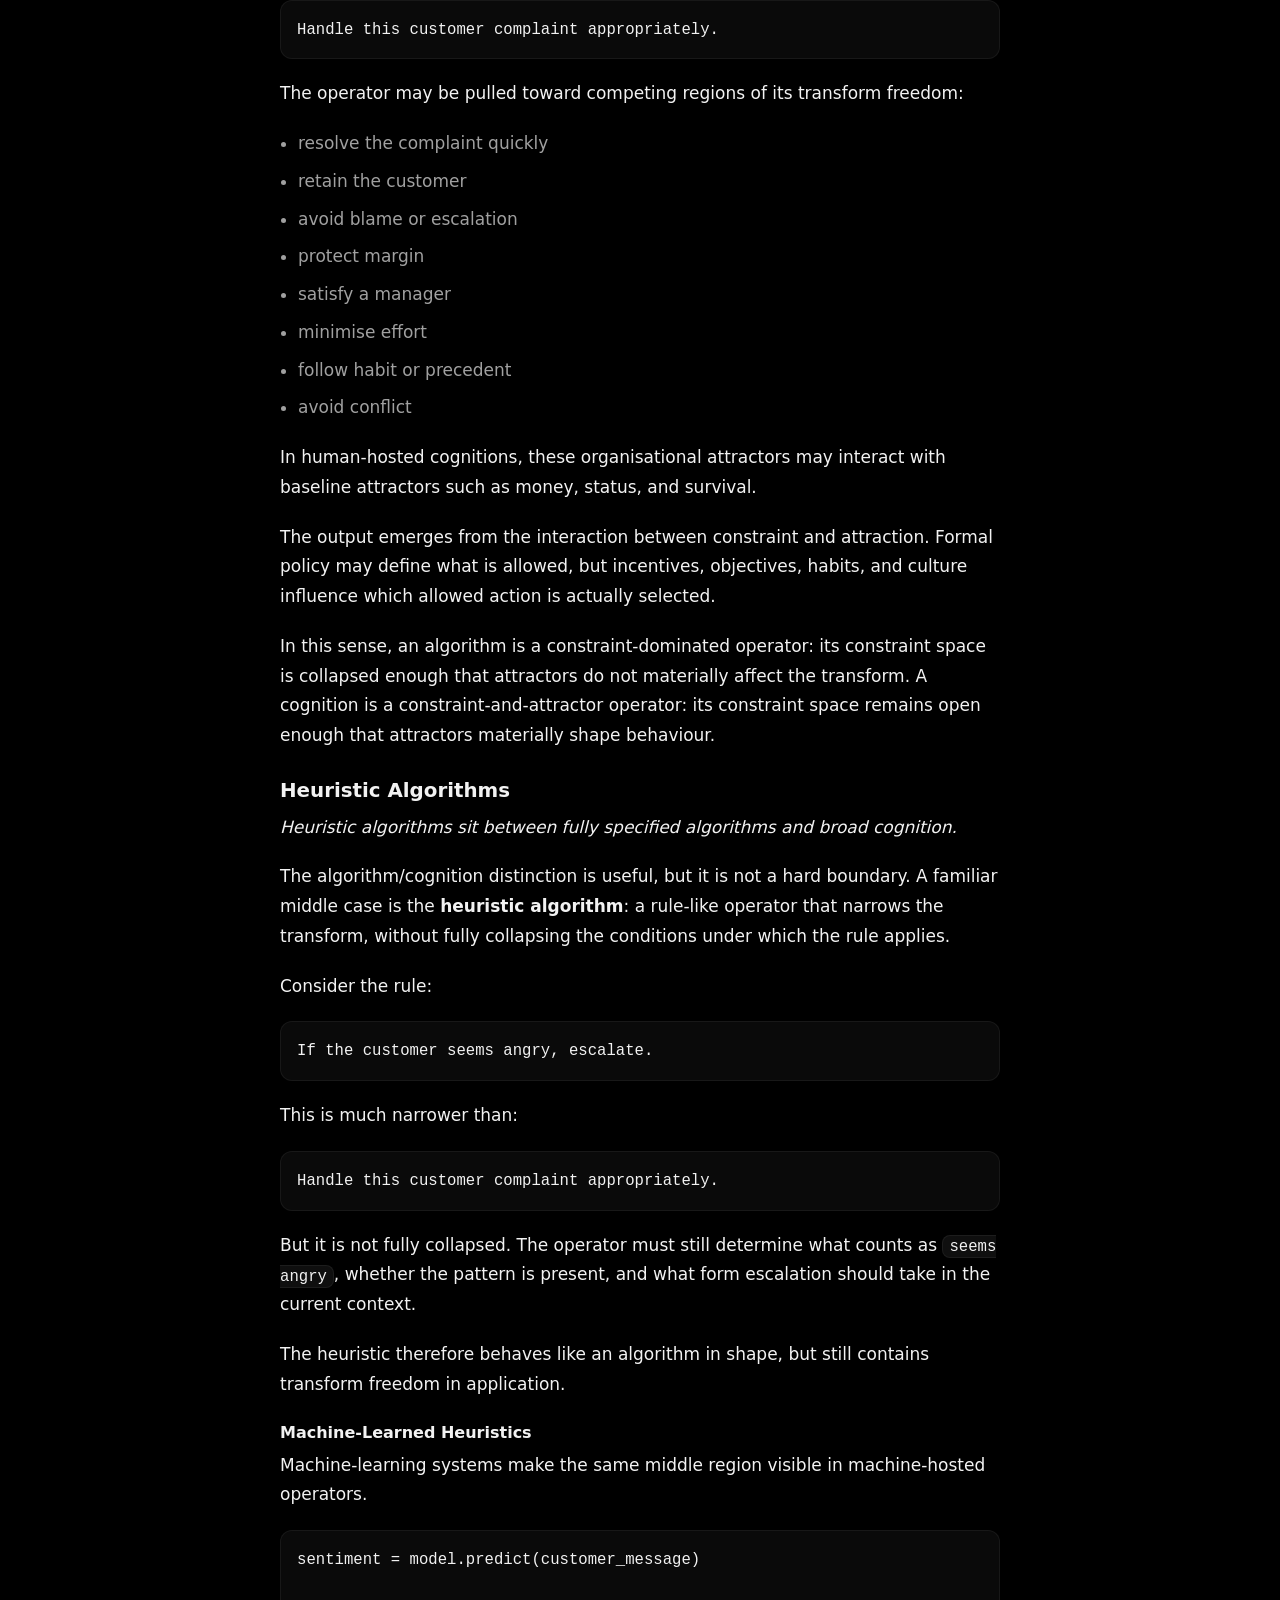
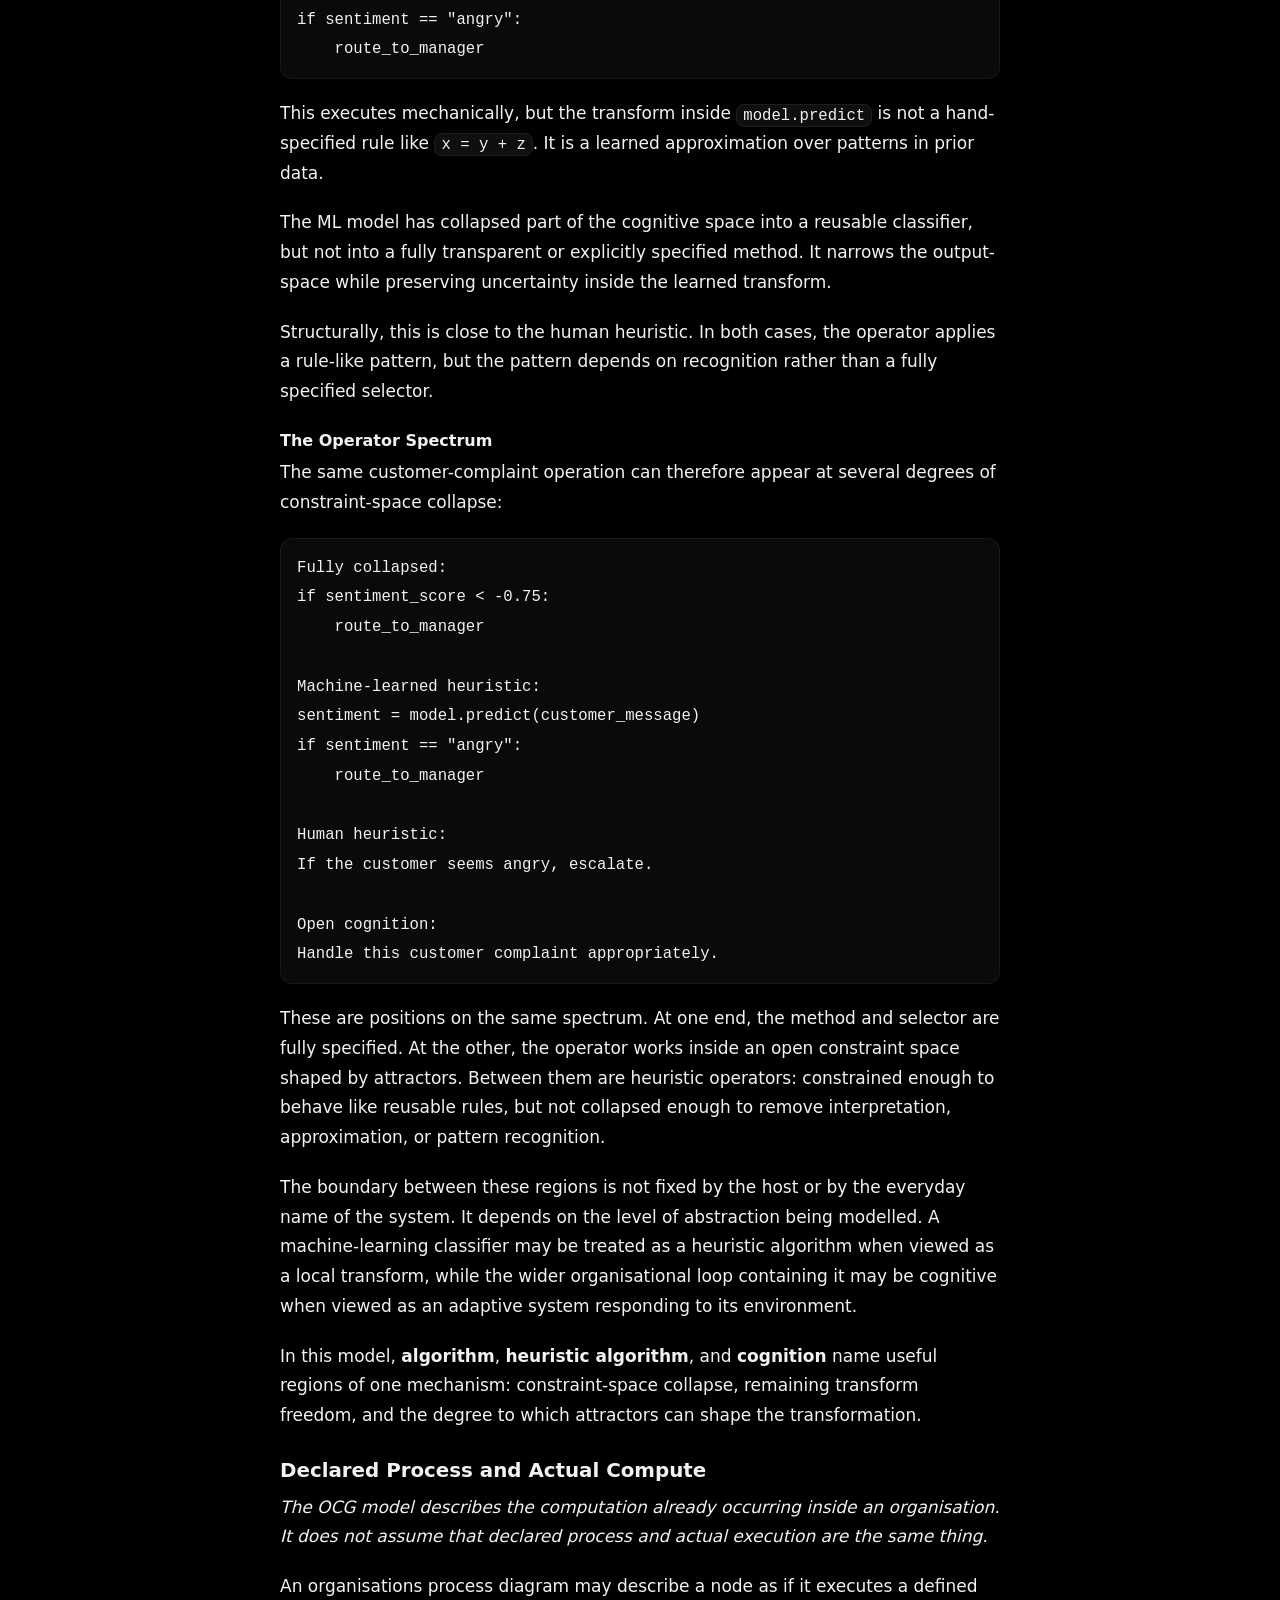
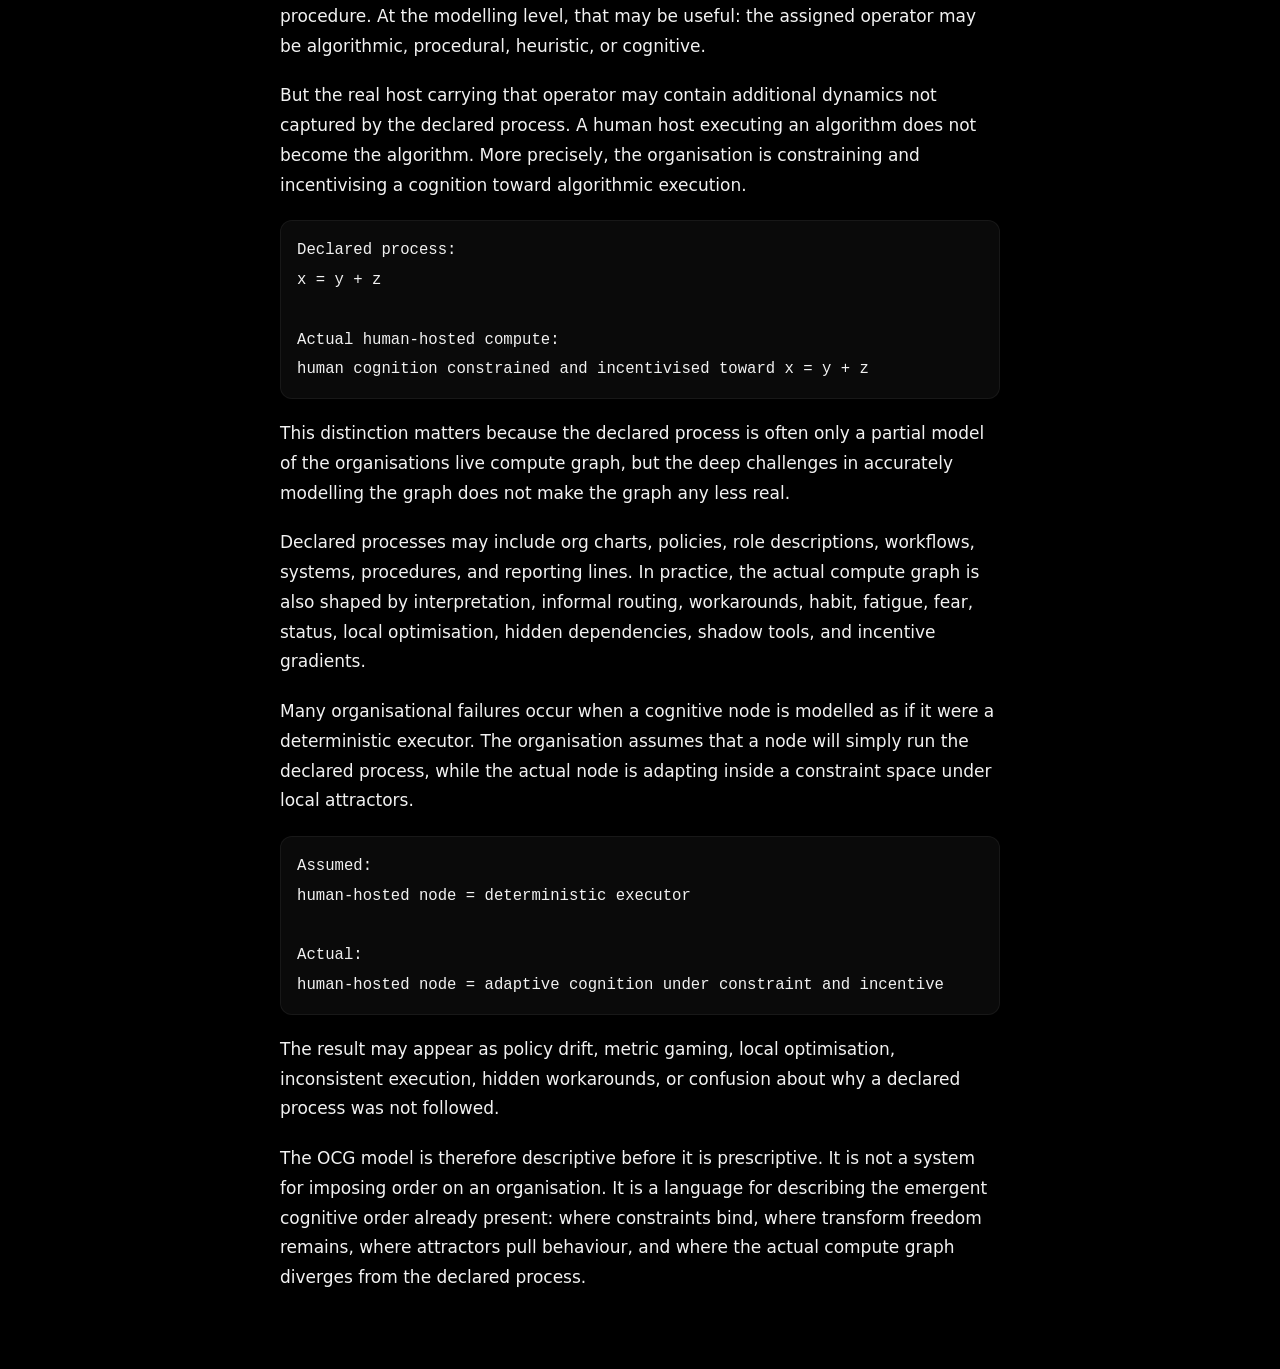
<file: ocg.html>
<!doctype html>
<html lang="en">
<head>
  <meta charset="utf-8" />
  <meta name="viewport" content="width=device-width, initial-scale=1" />
  <title>A Selector-Based Reframing of Cybernetics — Mitch Stevens</title>
  <link rel="stylesheet" href="style.css" />
</head>

<body>

<header class="nav">
  <div class="container inner">
    <div class="logo">MITCH STEVENS</div>
    <div class="nav-links">
      <a class="nav-link" href="index.html">Home</a>
    </div>
  </div>
</header>

<section class="hero">
  <div class="container prose">

    <h1>The Thinking Organisation</h1>
    <p class="muted">2026 DRAFT - Ideas in Progress</p>


    <p>Organisations think.</p>
    <p>They continuously sense, interpret, decide, act, and adapt. Signals enter from customers, markets, systems, staff, suppliers, regulators, and events. Those signals are transformed into classifications, calculations, approvals, escalations, instructions, actions, and changes to the organisation itself.</p>
    <p>This cognition is distributed across people, teams, systems, tools, machines, and models. It has structure: signals flow between transformations, outputs become inputs, actions create feedback, and changes to future operation.</p>
    <p>This organisation-level distributed adaptive computation is organisational cognition.</p>

    <h3>The Organisational Compute Graph</h3>
    <p>Organisational cognition can be described as an information-processing system.</p>
    <p>Signals enter the organisation: market changes, customer complaints, invoices, forecasts, incidents, policies, stock levels, emails, and exceptions.</p>
    <p>Those signals are transformed. They are classified, routed, combined, judged, approved, escalated, ignored, calculated, or acted upon.</p>
    <p>Each transformation is carried by some host: a person, spreadsheet, database, software system, AI model, team, or department.</p>
    <p>Each transformation produces one of three broad outputs: new information, actuation, or organisational change.</p>
    <p>New information may appear as a calculation, decision, request, approval, instruction, escalation, forecast, classification, or recommendation.</p>
    <p>Actuation is where organisational computation crosses from interpretation into effect: releasing payment, changing a price, moving stock, assigning work, initiating production, sending a customer notice, changing permissions, or signing a contract.</p>
    <p>Organisational change is a transformation that changes the structure through which future signals flow.</p>
    <p>Viewed as a whole, this is a continuous computational process running through the organisation.</p>
    <p>The structure of that process is a graph: transformations connected by the flow of signals between them.</p>
    <p>This is a distributed dataflow computation.</p>
    <p>We call the organisational form of this computation the <b>Organisational Compute Graph</b>. </p>
    <p>The actual compute graph is the one that runs: the organisation’s actual distributed computational system. It should not be confused with formal artefacts such as org charts, process diagrams, or system architecture. These are partial representations of the graph, not the graph itself.</p>

    <h3>Nodes and Transformations</h3>
    <p>The Organisational Compute Graph is a distributed dataflow model of organisational cognition.</p>
    <p>It is composed of transformations. In graph terms, each transformation is a node, and the edges are informational: flows of signal/data between nodes. </p>
    <p>When an organisation appears to be moving “work”, what is actually flowing through the graph is information about what has happened, what should happen next, who is authorised to act, and what state has changed.</p>
    <p>The output of one transformation frequently becomes the input to another: a forecast is transformed into an approval request, an approval is transformed into an instruction, and an instruction may be transformed into actuation.</p>
    <p>Every node receives signal/data, applies a transformation, and produces one of three broad output types:</p>

    <h4>Informational transformations</h4>
    <p><b>Signal/data → signal/data</b></p>
    <p>Informational transformations produce new information state.</p>
    <p>They filter, classify, aggregate, calculate, interpret, decide, select, approve, escalate, route, forecast, or recommend.</p>
    <p>A forecast generated from sales history is an informational transformation. So is a manager approving a request, a spreadsheet calculating margin, an AI model classifying a complaint, or a support agent deciding which queue a ticket should enter.</p>
    <h4>Actuating transformations</h4>
    <p><b>Signal/data → actuation</b></p>
    <p> Actuating transformations produce an effect outside the informational layer.</p>
    <p>This is where organisational computation crosses from representation into operation: releasing payment, placing an order, updating a shelf price, moving stock, initiating production, sending a customer notice, signing a contract, or opening a new office.</p>
    <p>An approval is still informational until it causes some effectful change. A payment approval becomes actuation when payment is released. A production plan becomes actuation when it changes operational state a machine instruction is issued. A customer-response decision becomes actuation when the customer is actually notified.</p>
    <h4>Structural transformations</h4>
    <p><b>Signal/data → graph modification</b></p>
    <p>Structural transformations change the structure through which future signals will flow.</p>
    <p>This is the graph-theoretic form of organisational change.</p>
    <p>Examples include changing a process, modifying permissions, adding a new approval route, replacing a manual judgement with a software rule, introducing an AI model, creating a new spreadsheet, changing an escalation path, or altering which team owns a transformation.</p>
    <p>Structural transformations are recursive, they modify the graph that will process future outputs, including future changes to the graph itself.</p>

    <h3>Continuous Execution</h3>
    <p>Across the organisation, transformations execute continuously.</p>
    <p>Signals arise from systems, reports, sensors, people, customers, regulators, competitors, and external events.</p>
    <p>Some signals become data when they are recorded, encoded, structured, or stored.</p>
    <p>Transformations operate on signal/data, producing further signal/data, actuation, or graph modification.</p>
    <p>Actuation produces effects. Those effects when observed by the organisation feedback into the graph as new signal/data: a payment succeeds or fails, stock moves or does not move, a customer responds, a machine reports status, a regulator objects, a supplier misses a deadline.</p>
    <p>The graph adapts, through structural transformations, to any pressure that is represented inside the graph as signal/data, including feedback, external constraints, shocks, regulations, opportunities, resource limits, competitor movement, market conditions.</p>
    <p>The Organisational Compute Graph is therefore not a static map. It is a running system: sensing, transforming, actuating, observing, and modifying its own future operation.</p>


    <h3>Computation and Substrate</h3>
    <p>The organisation’s live computation is distinct from the substrate it runs on. That computation is the flow of signal/data through transformations. The substrate is whatever carries those transformations operationally: people, spreadsheets, databases, software systems, AI models, teams, departments, and machines. The Organisational Compute Graph is the running computation, not the machinery that hosts and executes it.</p>
    <p><em>A transformation is any step that changes organisational state: incoming information is interpreted, selected, combined, judged, routed, calculated, or used to produce something else. </em></p>
    <p>The compute graph is composed of nodes. Each node is a transformation carried by a host. </p>
    <p>A <b>host</b> is where the transformation is carried out. It may be a person, spreadsheet, database, custom software system, AI model, team, or department. </p>
    <p>An <b>operator</b> is the transformation being carried. It is the active pattern applied to incoming signal/data, ranging from fixed calculation through to adaptive judgement: calculating, classifying, summarising, approving, deciding, escalating, routing, forecasting, reconciling, allocating, or modifying a process. </p>
    <pre>Node = Host + Operator</pre>
    <p>This separation lets us describe organisational work consistently across different kinds of hosts. A host may carry more than one operator, and some operators may be carried by more than one kind of host.</p>
    <p>Example</p>
    <p>A spreadsheet carrying a <b>formula operator</b> transforms structured data into structured data.</p>
    <p>A human carrying a <b>judgement operator</b> transforms ambiguous information into a decision or recommendation.</p>
    <p>Both are information transformations (<b>signal/data → signal/data</b>), but they are different host/operator pairings.</p>
    <p>The pairing can change. A human can also carry a formula operator, but will likely perform less effectively than the same operator carried by an engineered host.</p>
    <p>In contrast, a spreadsheet cannot carry the judgement operator described above unless that judgement is first reduced into formulas, rules, or encoded logic. At which point, the operator has fundamentally changed.</p>
    <p>We use the term <b>fit</b> to describe how effectively a host can carry an operator.</p>


    <h3>Algorithms and Cognitions</h3>
    <p><em>Transformation operators can be generally classified into two broad forms: <b>algorithms</b> and <b>cognitions</b>.</em></p>
    <p>An <b>algorithm</b> is a defined transformation. It applies a specified method to incoming signal/data and produces an expected output.</p>
    <p>A <b>cognition</b> is a constrained adaptive transformation. It interprets incoming signal/data within a constraint space, and its output is shaped by objectives, incentives, habits, culture, risk, and local context.</p>
    <p>These terms describe the operator, not the host. A human host may carry algorithmic operators, and an engineered machine host may carry adaptive operators with different levels of fit.</p>
    <h4>Properties</h4>
    <p>Algorithms and cognitions can be described through two shared properties: <b>constraint space</b> and <b>attractor field</b>.</p>
    <p>The constraint space defines what the operator is allowed, required, or able to do. The attractor field defines what the operator is pulled toward within that space.</p>
    <p>The openness of the constraint space determines the operator's <b>transform freedom</b>: the range of possible transformations available to the operator. As transform freedom increases, attractors become more behaviourally significant.</p>
    <h4>Constraint Space</h4>
    <p>For an <b>algorithmic operator</b>, the constraint space is collapsed around a specified transform with no meaningful freedom.</p>
    <p>Example:</p>
    <pre><code>x = y + z</code></pre>
    <p>Given <code>y</code> and <code>z</code>, this operator must set <code>x</code> from <code>y + z</code>. This is the shape of the narrow constraint space itself.</p>
    <p>A wider algorithmic operator may contain branching:</p>
<pre><code>if p:
    x = y + z
else:
    x = y * 2</code></pre>
    <p>But this operator remains algorithmic because the permitted transformations and the selector are all formally defined.</p>
    <p>In contrast, for a cognitive operator, the constraint space remains open.</p>
    <p>Example:</p>
    <pre><code>Handle this customer complaint appropriately.</code></pre>
    <p>This does not specify a single transform. It defines a bounded field of admissible outputs. The operator may classify the complaint, enrich the record, route the signal, request further input, update state, trigger another operator, actuate an external response, or modify some part of the local graph. The constraints bound the field, but they do not collapse it into one specified transformation.</p>
    <p>In ordinary organisational terms, those outputs might appear as a refund, apology, escalation, customer notice, policy exception, permission change, or update to the handling procedure.</p>
    <p>In organisational operators, that boundary is formed from both formal and tacit constraints:</p>
    <ul class="spaced-list" style="padding-left:18px; color:var(--muted)">
      <li>law, policy, procedure, and role authority</li>
      <li>system permissions, available tools, and budget limits</li>
      <li>skill, time, workload, and information limits</li>
      <li>culture, professional norms, ethics, and social risk</li>
    </ul>
    <p>Constraints do not determine the output. They define the boundary of admissible transformation. The remaining space within that boundary is the operator's transform freedom.</p>
    <h4>Attractor Field</h4>
    <p>The attractor field defines what the operator is pulled toward within its transform freedom.</p>
    <p>For a maximally collapsed <em>algorithmic</em> operator, attractors cannot materially affect the transform.</p>
    <pre><code>x = y + z</code></pre>
    <p>The constraint space is so narrow there is no transform freedom.</p>
    <p>In a cognitive operator, the constraint space remains open enough that attractors materially shape the output. </p>
    <pre><code>Handle this customer complaint appropriately.</code></pre>
    <p>The operator may be pulled toward competing regions of its transform freedom:<p>
    <ul class="spaced-list" style="padding-left:18px; color:var(--muted)">
    <li>resolve the complaint quickly</li>
    <li>retain the customer</li>
    <li>avoid blame or escalation</li>
    <li>protect margin</li>
    <li>satisfy a manager</li>
    <li>minimise effort</li>
    <li>follow habit or precedent</li>
    <li>avoid conflict</li>
    </ul>
    <p>In human-hosted cognitions, these organisational attractors may interact with baseline attractors such as money, status, and survival.</p>
    <p>The output emerges from the interaction between constraint and attraction. Formal policy may define what is allowed, but incentives, objectives, habits, and culture influence which allowed action is actually selected.</p>
    <p>In this sense, an algorithm is a constraint-dominated operator: its constraint space is collapsed enough that attractors do not materially affect the transform. A cognition is a constraint-and-attractor operator: its constraint space remains open enough that attractors materially shape behaviour.</p>

    <h3>Heuristic Algorithms</h3>
    <p><em>Heuristic algorithms sit between fully specified algorithms and broad cognition.</em></p>
    <p>The algorithm/cognition distinction is useful, but it is not a hard boundary. A familiar middle case is the <b>heuristic algorithm</b>: a rule-like operator that narrows the transform, without fully collapsing the conditions under which the rule applies. </p>
    <p>Consider the rule: </p>
    <pre><code>If the customer seems angry, escalate.</code></pre>
    <p>This is much narrower than:</p>
    <pre><code>Handle this customer complaint appropriately.</code></pre>
    <p>But it is not fully collapsed. The operator must still determine what counts as <code>seems angry</code>, whether the pattern is present, and what form escalation should take in the current context.</p>
    <p>The heuristic therefore behaves like an algorithm in shape, but still contains transform freedom in application.</p> 

    <h4>Machine-Learned Heuristics</h4>
    <p>Machine-learning systems make the same middle region visible in machine-hosted operators.</p>
   <pre><code>sentiment = model.predict(customer_message)

if sentiment == "angry":
    route_to_manager</code></pre>

    <p>This executes mechanically, but the transform inside <code>model.predict</code> is not a hand-specified rule like <code>x = y + z</code>. It is a learned approximation over patterns in prior data.</p>

    <p>The ML model has collapsed part of the cognitive space into a reusable classifier, but not into a fully transparent or explicitly specified method. It narrows the output-space while preserving uncertainty inside the learned transform.</p>
    <p>Structurally, this is close to the human heuristic. In both cases, the operator applies a rule-like pattern, but the pattern depends on recognition rather than a fully specified selector.</p>

    <h4>The Operator Spectrum</h4>
    <p>The same customer-complaint operation can therefore appear at several degrees of constraint-space collapse:</p>

    <pre><code>Fully collapsed:
if sentiment_score &lt; -0.75:
    route_to_manager

Machine-learned heuristic:
sentiment = model.predict(customer_message)
if sentiment == "angry":
    route_to_manager

Human heuristic:
If the customer seems angry, escalate.

Open cognition:
Handle this customer complaint appropriately.</code></pre>

    <p>These are positions on the same spectrum. At one end, the method and selector are fully specified. At the other, the operator works inside an open constraint space shaped by attractors. Between them are heuristic operators: constrained enough to behave like reusable rules, but not collapsed enough to remove interpretation, approximation, or pattern recognition.</p>
    <p>The boundary between these regions is not fixed by the host or by the everyday name of the system. It depends on the level of abstraction being modelled. A machine-learning classifier may be treated as a heuristic algorithm when viewed as a local transform, while the wider organisational loop containing it may be cognitive when viewed as an adaptive system responding to its environment.</p> 
    <p>In this model, <b>algorithm</b>, <b>heuristic algorithm</b>, and <b>cognition</b> name useful regions of one mechanism: constraint-space collapse, remaining transform freedom, and the degree to which attractors can shape the transformation.</p> 


    <h3>Declared Process and Actual Compute</h3>
    <p><i>The OCG model describes the computation already occurring inside an organisation. It does not assume that declared process and actual execution are the same thing.</i></p>

    <p>An organisations process diagram may describe a node as if it executes a defined procedure. At the modelling level, that may be useful: the assigned operator may be algorithmic, procedural, heuristic, or cognitive.</p>

    <p>But the real host carrying that operator may contain additional dynamics not captured by the declared process. A human host executing an algorithm does not become the algorithm. More precisely, the organisation is constraining and incentivising a cognition toward algorithmic execution.</p>

    <pre><code>Declared process:
x = y + z

Actual human-hosted compute:
human cognition constrained and incentivised toward x = y + z</code></pre>

    <p>This distinction matters because the declared process is often only a partial model of the organisations live compute graph, but the deep challenges in accurately modelling the graph does not make the graph any less real.</p>

    <p>Declared processes may include org charts, policies, role descriptions, workflows, systems, procedures, and reporting lines. In practice, the actual compute graph is also shaped by interpretation, informal routing, workarounds, habit, fatigue, fear, status, local optimisation, hidden dependencies, shadow tools, and incentive gradients.</p>

    <p> Many organisational failures occur when a cognitive node is modelled as if it were a deterministic executor. The organisation assumes that a node will simply run the declared process, while the actual node is adapting inside a constraint space under local attractors.</p>

    <pre><code>Assumed:
human-hosted node = deterministic executor

Actual:
human-hosted node = adaptive cognition under constraint and incentive</code></pre>

    <p>The result may appear as policy drift, metric gaming, local optimisation, inconsistent execution, hidden workarounds, or confusion about why a declared process was not followed. </p>
    <p>The OCG model is therefore descriptive before it is prescriptive. It is not a system for imposing order on an organisation. It is a language for describing the emergent cognitive order already present: where constraints bind, where transform freedom remains, where attractors pull behaviour, and where the actual compute graph diverges from the declared process.</p>
  </div>
</section>

</body>
</html>
</file>
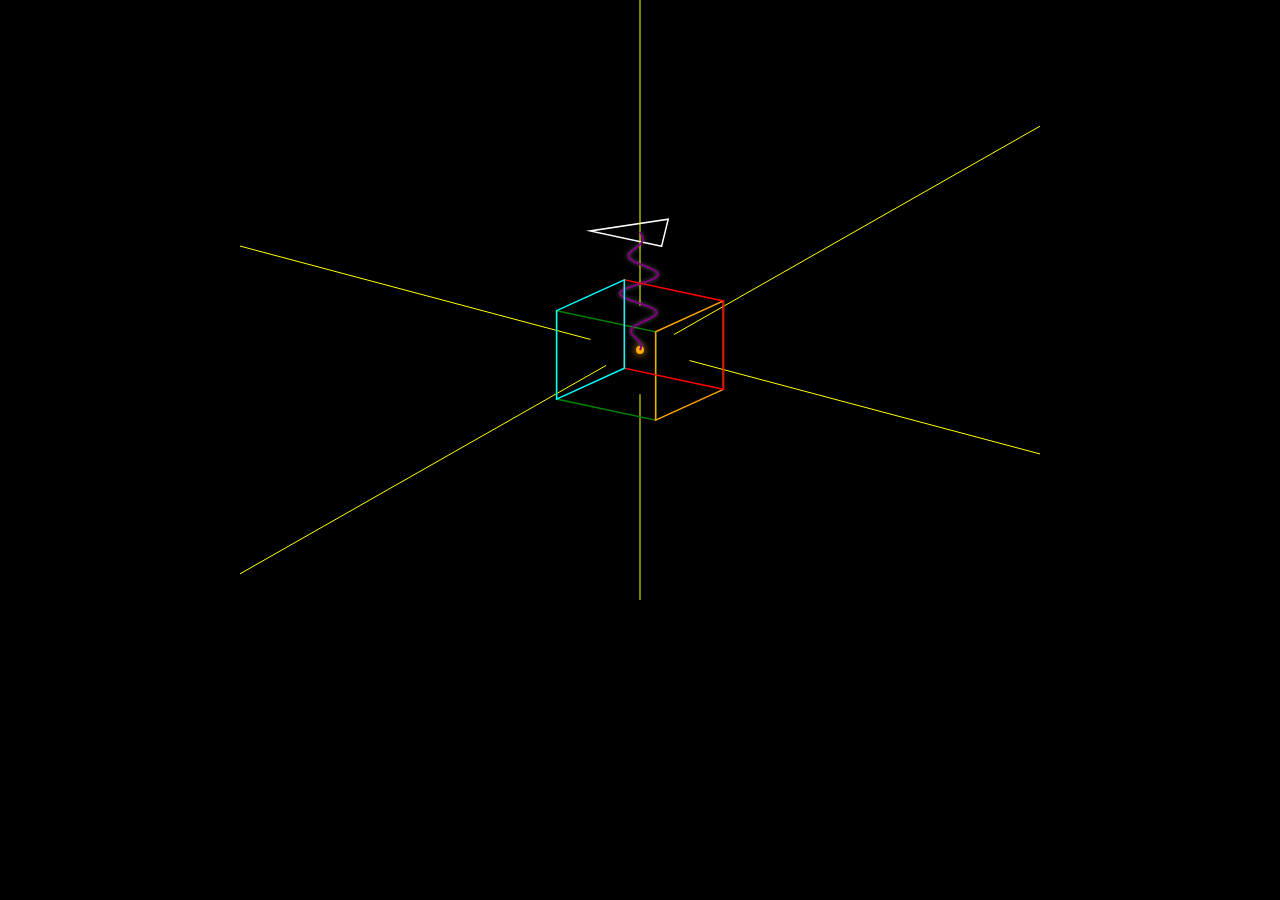
<file: toys/symbol_rend/gungnir.html>
<!DOCTYPE html>
<html lang="en">
<head>
  <meta charset="UTF-8" />
  <title>Gungnir Operator - Projected</title>
  <style>
    body { margin: 0; background: #000; }
    canvas { display: block; margin: 0 auto; background: #000; }
  </style>
</head>
<body>
<canvas id="gungnir" width="800" height="600"></canvas>

<script>
const canvas = document.getElementById("gungnir");
const ctx = canvas.getContext("2d");

const cubeCenter = { x: 400, y: 350 };
const cubeSize = 120;
const triSize = 50;
const waveFreq = 3;
let time = 0;

let rotX = -0.4;
let rotY = 0.6;
let isDragging = false;
let lastMouse = { x: 0, y: 0 };

canvas.addEventListener("mousedown", (e) => {
  isDragging = true;
  lastMouse.x = e.clientX;
  lastMouse.y = e.clientY;
});
canvas.addEventListener("mouseup", () => (isDragging = false));
canvas.addEventListener("mousemove", (e) => {
  if (!isDragging) return;
  const dx = e.clientX - lastMouse.x;
  const dy = e.clientY - lastMouse.y;
  rotY += dx * 0.005;
  rotX += dy * 0.005;
  lastMouse.x = e.clientX;
  lastMouse.y = e.clientY;
});

function rotatePoint(x, y, z) {
  let dx = x * Math.cos(rotY) - z * Math.sin(rotY);
  let dz = x * Math.sin(rotY) + z * Math.cos(rotY);
  x = dx;
  z = dz;
  let dy = y * Math.cos(rotX) - z * Math.sin(rotX);
  dz = y * Math.sin(rotX) + z * Math.cos(rotX);
  y = dy;
  z = dz;
  return [x, y, z];
}

function project3D(x, y, z) {
  const [rx, ry, rz] = rotatePoint(x, y, z);
  return { x: cubeCenter.x + rx, y: cubeCenter.y + ry * 0.8, z: rz };
}

function drawPoint(x, y, r = 4, color = "orange") {
  ctx.beginPath();
  ctx.arc(x, y, r, 0, Math.PI * 2);
  ctx.fillStyle = color;
  ctx.shadowColor = color;
  ctx.shadowBlur = 8;
  ctx.fill();
  ctx.shadowBlur = 0;
}

function faceNormal(a, b, c) {
  const u = [b[0] - a[0], b[1] - a[1], b[2] - a[2]];
  const v = [c[0] - a[0], c[1] - a[1], c[2] - a[2]];
  return [
    u[1] * v[2] - u[2] * v[1],
    u[2] * v[0] - u[0] * v[2],
    u[0] * v[1] - u[1] * v[0],
  ];
}

function drawVector(origin, vec, scale = 30, color = 'red') {
  ctx.beginPath();
  ctx.moveTo(origin.x, origin.y);
  ctx.lineTo(origin.x + vec[0] * scale, origin.y + vec[1] * scale);
  ctx.strokeStyle = color;
  ctx.lineWidth = 1;
  ctx.stroke();
}

function drawCube() {
  const s = cubeSize / 2;
  const rawPoints = [
    [-s, -s, -s], [ s, -s, -s], [ s,  s, -s], [-s,  s, -s],
    [-s, -s,  s], [ s, -s,  s], [ s,  s,  s], [-s,  s,  s],
  ];
  const faces = [
    [0,3,2,1], [4,5,6,7],
    [0,1,5,4], [1,2,6,5], [2,3,7,6], [3,0,4,7]
  ];

  const rotated = rawPoints.map(([x, y, z]) => rotatePoint(x, y, z));
  const projected = rotated.map(([x, y, z]) => ({ x: cubeCenter.x + x, y: cubeCenter.y + y * 0.8, z }));

  const faceGroups = { front: [], back: [] };
  const view = [0, 0, -1];

  faces.forEach((f, i) => {
    const a = rawPoints[f[0]];
    const b = rawPoints[f[1]];
    const c = rawPoints[f[2]];
    let n = faceNormal(a, b, c);
    n = rotatePoint(...n);
    const dot = n[2];
    const faceCenter = f.reduce((acc, idx) => {
      acc[0] += rawPoints[idx][0];
      acc[1] += rawPoints[idx][1];
      acc[2] += rawPoints[idx][2];
      return acc;
    }, [0, 0, 0]).map(v => v / 4);
    const screenOrigin = project3D(...faceCenter);
    drawVector(screenOrigin, [n[0], n[1]], 20, 'yellow');
    if (i === 2 || i === 4) return;
    (dot < 0 ? faceGroups.front : faceGroups.back).push({ face: f, index: i });
  });

  faceGroups.back.forEach(({ face, index }) => drawFace(face, projected, index));
  const { x: cx, y: cy } = project3D(0, 0, 0);
  drawPoint(cx, cy);
  return { projected, center: { x: cx, y: cy }, frontFaces: faceGroups.front };
}

function drawFace(face, pts, index = 0) {
  const colors = ["red", "green", "blue", "orange", "purple", "cyan"];
  ctx.beginPath();
  ctx.moveTo(pts[face[0]].x, pts[face[0]].y);
  for (let i = 1; i < face.length; i++) {
    ctx.lineTo(pts[face[i]].x, pts[face[i]].y);
  }
  ctx.closePath();
  ctx.strokeStyle = colors[index % colors.length];
  ctx.lineWidth = 1.5;
  ctx.shadowColor = "transparent";
  ctx.stroke();
}

function drawFrontFaces(frontFaces, pts) {
  frontFaces.forEach(({ face, index }) => drawFace(face, pts, index));
}

function drawWavePath(from, to) {
  const dx = to.x - from.x;
  const dy = to.y - from.y;
  const length = Math.sqrt(dx * dx + dy * dy);
  const dirX = dx / length;
  const dirY = dy / length;
  const perpX = -dirY;
  const perpY = dirX;

  ctx.beginPath();
  for (let i = 0; i <= 100; i++) {
    const t = i / 100;
    const bx = from.x + dx * t;
    const by = from.y + dy * t;
    const taper = Math.sin(Math.PI * t);
    const amp = 20 * taper * Math.sin(waveFreq * 2 * Math.PI * t + time);
    const x = bx + perpX * amp;
    const y = by + perpY * amp;
    if (i === 0) ctx.moveTo(x, y);
    else ctx.lineTo(x, y);
  }
  ctx.strokeStyle = "purple";
  ctx.shadowColor = "rgba(255,255,255,0.4)";
  ctx.shadowBlur = 4;
  ctx.lineWidth = 2;
  ctx.stroke();
  ctx.shadowBlur = 0;
}

function getTriangleGeometry() {
  const yOffset = -160;
  const tri3D = [];

  for (let i = 0; i < 3; i++) {
    const a = Math.PI / 6 + (i * 2 * Math.PI) / 3;
    const x = triSize * Math.cos(a);
    const z = triSize * Math.sin(a);
    tri3D.push([x, yOffset, z]);
  }

  // Rotate the triangle into view space for normal calculation
  const rotated = tri3D.map(p => rotatePoint(...p));
  const normal = faceNormal(rotated[0], rotated[1], rotated[2]);

  // For drawing, use project3D (which includes rotation)
  const projected = tri3D.map(p => project3D(...p));
  const center2D = project3D(0, yOffset, 0);

  return { projected, normal, center2D };
}

function drawTriangle(projected, color = "white") {
  ctx.beginPath();
  ctx.moveTo(projected[0].x, projected[0].y);
  ctx.lineTo(projected[1].x, projected[1].y);
  ctx.lineTo(projected[2].x, projected[2].y);
  ctx.closePath();
  ctx.strokeStyle = color;
  ctx.lineWidth = 1.5;
  ctx.shadowColor = "transparent";
  ctx.stroke();
}


function drawScene() {
  ctx.clearRect(0, 0, canvas.width, canvas.height);

  const tri = getTriangleGeometry();
  const view = [0, 0, -1]; // Camera looks along negative Z
  const dot = tri.normal[0] * view[0] + tri.normal[1] * view[1] + tri.normal[2] * view[2];

  if (dot < 0) {
    // Triangle facing camera
    drawTriangle(tri.projected);
    const { projected, center, frontFaces } = drawCube();
    drawWavePath(center, tri.center2D);
    drawFrontFaces(frontFaces, projected);
  } else {
    // Triangle facing away
    const { projected, center, frontFaces } = drawCube();
    drawWavePath(center, tri.center2D);
    drawFrontFaces(frontFaces, projected);
    drawTriangle(tri.projected);
  }
}



function animate() {
  time += 0.03;
  drawScene();
  requestAnimationFrame(animate);
}

animate();
</script>
</body>
</html>
</file>
<file: style.css>
:root{
  --bg:#000000;
  --panel:#0a0a0a;
  --panel-soft:#111111;
  --ink:#f2f2f2;
  --muted:#a0a0a0;
  --brand:#c6a7ff;
  --brand-ink:#0a0a0a;
  --ring:rgba(198,167,255,.38);
  --border:rgba(255,255,255,.08);
  --shadow:0 24px 60px rgba(0,0,0,.28);
}

html, body {
  min-height:100%;
  background: var(--bg);
}

html {
  scroll-behavior:smooth;
}

body {
  margin:0;
  background:var(--bg);
  color:var(--ink);
  font:400 16px/1.7 ui-sans-serif, system-ui, "Inter", "Segoe UI", Roboto, Arial, sans-serif;
  -webkit-font-smoothing:antialiased;
  -moz-osx-font-smoothing:grayscale;
}

img, svg, canvas, video {
  max-width:100%;
}

.container {
  max-width:1120px;
  margin-inline:auto;
  padding-inline:24px;
}

/* Nav */
.nav {
  position:sticky;
  top:0;
  z-index:40;
  backdrop-filter:saturate(120%) blur(8px);
  background:linear-gradient(to bottom, rgba(0,0,0,.88), rgba(0,0,0,.62));
  border-bottom:1px solid var(--border);
}

.nav .inner {
  display:flex;
  align-items:center;
  gap:20px;
  min-height:64px;
}

.logo {
  font-weight:800;
  letter-spacing:.16em;
  color:var(--ink);
  white-space:nowrap;
}

.nav-links {
  display:flex;
  gap:14px;
  align-items:center;
}

.nav a {
  color:var(--muted);
  text-decoration:none;
}

.nav a:hover {
  color:var(--ink);
}

.nav-link {
  color:var(--muted);
  text-decoration:none;
  font-weight:500;
  font-size:.95rem;
}

.nav-link.active,
.nav-current {
  color:var(--ink);
}

.nav-link.active {
  cursor:default;
}

.spacer {
  flex:1;
}

.cta {
  margin-left:auto;
  display:inline-flex;
  align-items:center;
  gap:10px;
  padding:10px 16px;
  border-radius:999px;
  background:var(--brand);
  color:var(--brand-ink) !important;
  font-weight:700;
  text-decoration:none;
  box-shadow:0 6px 22px rgba(198,167,255,.20);
}

.cta:hover {
  box-shadow:0 8px 28px rgba(198,167,255,.30);
}

/* Banner */
.banner {
  position:relative;
  isolation:isolate;
  overflow:clip;
  background:#000;
}

.banner x-song {
  display:block;
}

.brand {
  position:absolute;
  inset:0;
  display:grid;
  place-items:center;
  pointer-events:none;
}

.brand h1 {
  margin:0;
  padding-inline:16px;
  text-align:center;
  font-weight:900;
  letter-spacing:.18em;
  color:var(--ink);
  font-size:clamp(28px, 6vw, 64px);
  -webkit-text-stroke:1px rgba(0,0,0,.35);
  text-shadow:0 0 1px #000, 0 0 28px rgba(0,0,0,.85);
}

.banner::after {
  content:"";
  position:absolute;
  inset:0;
  pointer-events:none;
  background:radial-gradient(60% 50% at 50% 50%, rgba(0,0,0,.22) 0%, rgba(0,0,0,0) 60%);
}

/* Main sections */
.hero {
  padding:56px 0;
}

.section-pad {
  padding-bottom:42px;
}

.section-pad-lg {
  padding-bottom:60px;
}

/* Card system */
.card {
  background:var(--panel);
  border:1px solid var(--border);
  border-radius:14px;
  padding:18px;
  box-shadow:var(--shadow);
}

.card h3 {
  margin:0 0 8px;
  font-size:18px;
}

.card p {
  margin:0;
  color:var(--muted);
}

.grid {
  display:grid;
  grid-template-columns:repeat(3, 1fr);
  gap:18px;
}

/* Prose */
.prose {
  max-width:720px;
  margin-inline:auto;
  font-size:17px;
  line-height:1.75;
}

.prose h1,
.prose h2,
.prose h3,
.prose h4,
.prose h5,
.prose h6 {
  color:var(--ink);
  line-height:1.2;
  font-weight:700;
}

.prose h1 {
  margin:0 0 10px;
  font-size:clamp(30px, 4vw, 46px);
  letter-spacing:-0.02em;
}

.prose h2 {
  margin:32px 0 14px;
  font-size:clamp(22px, 3vw, 32px);
}

.prose h3 {
  margin:28px 0 10px;
  font-size:1.24rem;
}

.prose h4 {
  margin:24px 0 8px;
  font-size:1rem;
}

.prose p {
  margin:0 0 20px;
  color:var(--ink);
}

.prose .lede,
.prose .muted,
.prose .meta {
  color:var(--muted);
}

.prose ul,
.prose ol {
  margin:0 0 20px;
  padding-left:22px;
  color:var(--ink);
}

.prose li + li {
  margin-top:8px;
}

.prose a {
  color:var(--brand);
  text-decoration:none;
}

.prose a:hover {
  text-decoration:underline;
}

.prose strong {
  color:var(--ink);
}

.prose blockquote {
  margin:0 0 22px;
  padding:14px 18px;
  border-left:3px solid var(--brand);
  background:rgba(255,255,255,.03);
  color:var(--ink);
}

.prose hr {
  border:0;
  border-top:1px solid var(--border);
  margin:32px 0;
}

.prose code {
  font:500 .92em/1.4 ui-monospace, SFMono-Regular, Menlo, Consolas, monospace;
  background:rgba(255,255,255,.06);
  border:1px solid rgba(255,255,255,.06);
  border-radius:8px;
  padding:.1em .38em;
}

.prose pre {
  margin:0 0 20px;
  padding:14px 16px;
  overflow-x:auto;
  border-radius:12px;
  background:rgba(255,255,255,.04);
  border:1px solid rgba(255,255,255,.06);
}

.prose pre code {
  padding:0;
  border:0;
  background:transparent;
}

/* Utility */
.eyebrow {
  display:inline-block;
  margin:0 0 12px;
  padding:6px 10px;
  border-radius:999px;
  background:rgba(255,255,255,.06);
  border:1px solid rgba(255,255,255,.08);
  color:var(--ink);
  font-size:.9rem;
}

.pills {
  display:flex;
  flex-wrap:wrap;
  gap:10px;
  margin-top:14px;
}

.pill {
  padding:6px 10px;
  border-radius:999px;
  background:rgba(255,255,255,.06);
  color:var(--ink);
  border:1px solid rgba(255,255,255,.08);
}

.quote {
  margin:0 0 18px;
  padding:16px 18px;
  border-left:3px solid var(--brand);
  background:rgba(255,255,255,.03);
  color:var(--ink);
}

.code-block {
  margin:0 0 18px;
  padding:14px 16px;
  border-radius:12px;
  background:rgba(255,255,255,.04);
  border:1px solid rgba(255,255,255,.06);
  overflow-x:auto;
}

.code-block code,
.code-block pre {
  margin:0;
  font:500 14px/1.55 ui-monospace, SFMono-Regular, Menlo, Consolas, monospace;
  color:var(--ink);
  white-space:pre-wrap;
}

.mini-grid,
.toc {
  display:grid;
  grid-template-columns:repeat(2, minmax(0, 1fr));
  gap:18px;
}

.toc {
  gap:12px;
  margin-top:18px;
}

.toc a {
  display:block;
  padding:12px 14px;
  border-radius:12px;
  background:rgba(255,255,255,.03);
  border:1px solid rgba(255,255,255,.06);
  text-decoration:none;
  color:var(--muted);
}

.toc a:hover {
  color:var(--ink);
}

.tight {
  margin-bottom:10px;
}

.subtle-link {
  color:var(--brand);
  text-decoration:none;
}

.subtle-link:hover {
  text-decoration:underline;
}

/* Footer */
footer {
  margin-top:60px;
  border-top:1px solid var(--border);
  padding:28px 0;
  color:var(--muted);
}

/* Accessibility */
a:focus-visible,
button:focus-visible,
input:focus-visible,
textarea:focus-visible {
  outline:3px solid var(--ring);
  outline-offset:3px;
  border-radius:8px;
}

/* Responsive */
@media (max-width:900px) {
  .grid {
    grid-template-columns:1fr 1fr;
  }
}

@media (max-width:860px) {
  .mini-grid,
  .toc {
    grid-template-columns:1fr;
  }
}

@media (max-width:620px) {
  .grid {
    grid-template-columns:1fr;
  }

  .nav .inner {
    min-height:56px;
  }

  .container {
    padding-inline:18px;
  }

  .hero {
    padding:42px 0;
  }

  .prose {
    font-size:16px;
  }
}
</file>
